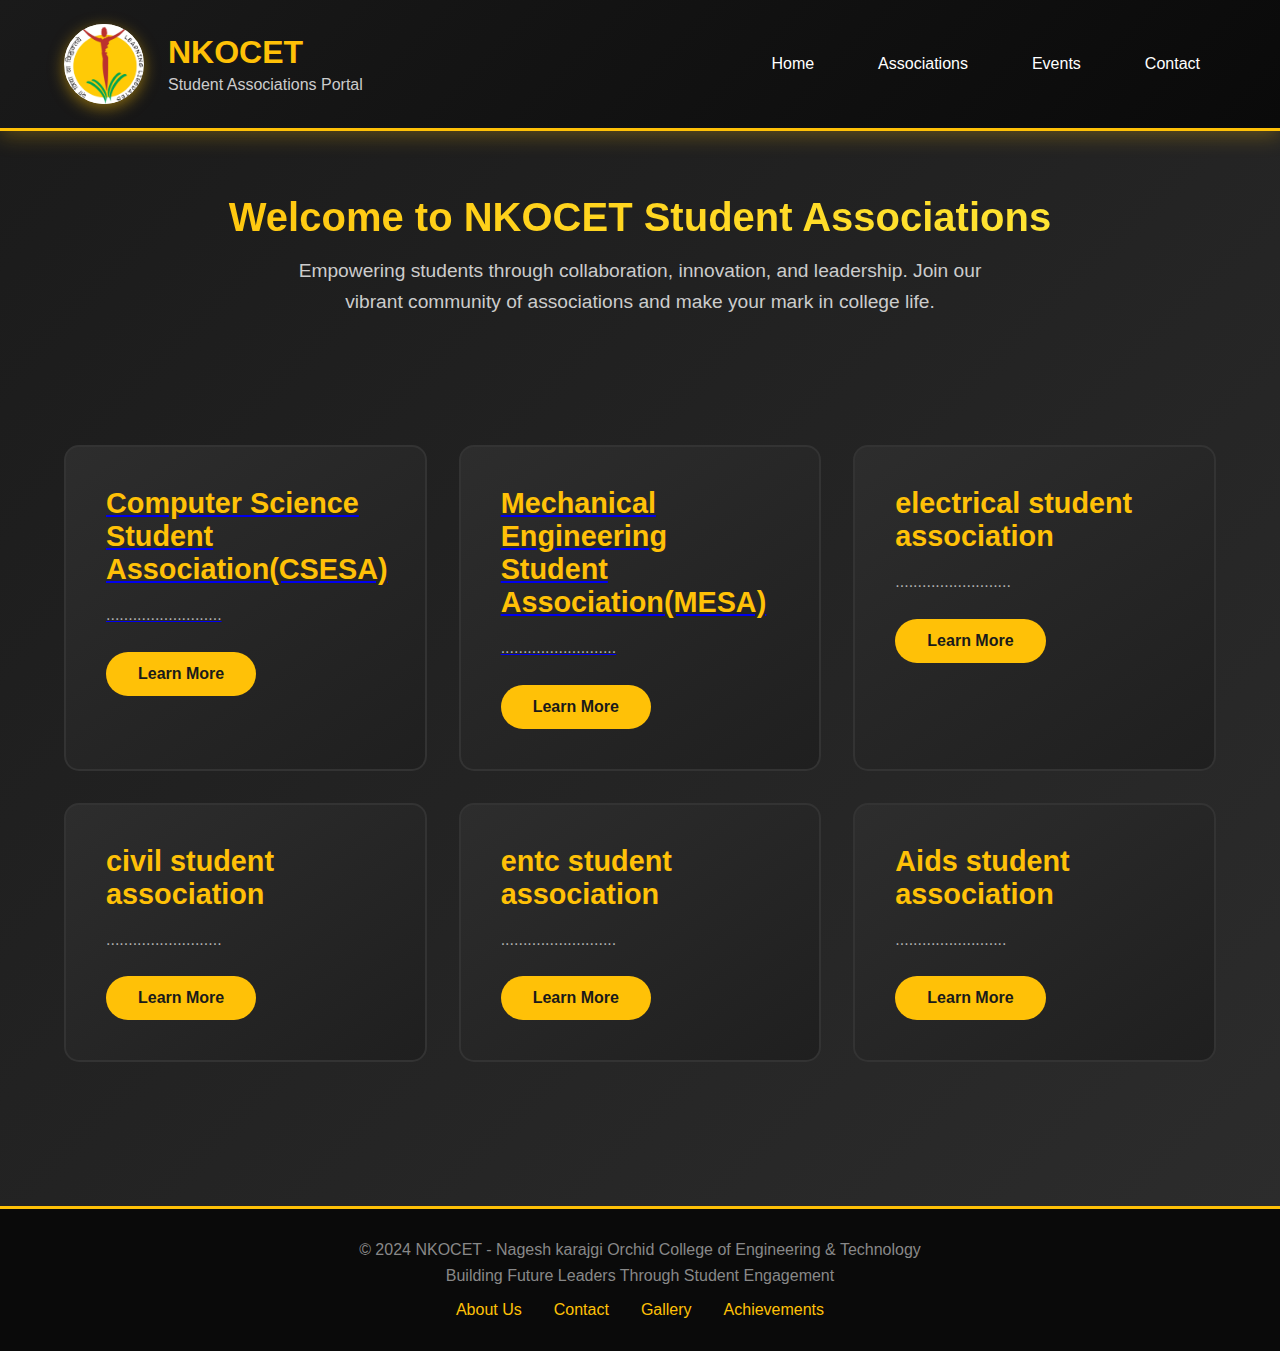
<file: index.html>
<!DOCTYPE html>
<html lang="en">
<head>
    <meta charset="UTF-8">
    <meta name="viewport" content="width=device-width, initial-scale=1.0">
    <title>NKOCET - Student Associations</title>
    <style>
        * {
            margin: 0;
            padding: 0;
            box-sizing: border-box;
        }

        body {
            font-family: 'Segoe UI', Tahoma, Geneva, Verdana, sans-serif;
            background: linear-gradient(135deg, #1a1a1a 0%, #2d2d2d 100%);
            color: #ffffff;
            min-height: 100vh;
        }

        .header {
            background: linear-gradient(135deg, #1a1a1a 0%, #0a0a0a 100%);
            padding: 1.5rem 5%;
            box-shadow: 0 4px 20px rgba(255, 193, 7, 0.3);
            border-bottom: 3px solid #ffc107;
        }

        .header-content {
            max-width: 1400px;
            margin: 0 auto;
            display: flex;
            align-items: center;
            justify-content: space-between;
            gap: 2rem;
        }

        .logo-section {
            display: flex;
            align-items: center;
            gap: 1.5rem;
        }

        .college-logo {
            width: 80px;
            height: 80px;
            border-radius: 50%;
            display: flex;
            align-items: center;
            justify-content: center;
            box-shadow: 0 4px 15px rgba(255, 193, 7, 0.5);
            overflow: hidden;
            background: white;
        }

        .college-logo img {
            width: 100%;
            height: 100%;
            object-fit: contain;
        }

        .college-info h1 {
            font-size: 2rem;
            color: #ffc107;
            margin-bottom: 0.3rem;
            font-weight: 700;
        }

        .college-info p {
            color: #cccccc;
            font-size: 1rem;
        }

        .nav-menu {
            display: flex;
            gap: 2rem;
            list-style: none;
        }

        .nav-menu a {
            color: #ffffff;
            text-decoration: none;
            font-weight: 500;
            transition: all 0.3s ease;
            padding: 0.5rem 1rem;
            border-radius: 5px;
        }

        .nav-menu a:hover {
            background: rgba(255, 193, 7, 0.2);
            color: #ffc107;
        }

        .hero {
            text-align: center;
            padding: 4rem 5% 3rem;
            max-width: 1400px;
            margin: 0 auto;
        }

        .hero h2 {
            font-size: 2.5rem;
            margin-bottom: 1rem;
            background: linear-gradient(135deg, #ffc107 0%, #ffeb3b 100%);
            -webkit-background-clip: text;
            -webkit-text-fill-color: transparent;
            background-clip: text;
        }

        .hero p {
            font-size: 1.2rem;
            color: #cccccc;
            max-width: 700px;
            margin: 0 auto 3rem;
            line-height: 1.6;
        }

        .associations-container {
            max-width: 1400px;
            margin: 0 auto;
            padding: 2rem 5%;
        }

        .associations-grid {
            display: grid;
            grid-template-columns: repeat(auto-fit, minmax(350px, 1fr));
            gap: 2rem;
            margin-bottom: 3rem;
        }

        .association-card {
            background: linear-gradient(145deg, #2d2d2d, #1f1f1f);
            border: 2px solid #333;
            border-radius: 15px;
            padding: 2.5rem;
            transition: all 0.4s ease;
            cursor: pointer;
            position: relative;
            overflow: hidden;
        }

        .association-card::before {
            content: '';
            position: absolute;
            top: 0;
            left: -100%;
            width: 100%;
            height: 100%;
            background: linear-gradient(90deg, transparent, rgba(255, 193, 7, 0.1), transparent);
            transition: left 0.5s ease;
        }

        .association-card:hover::before {
            left: 100%;
        }

        .association-card:hover {
            transform: translateY(-10px);
            border-color: #ffc107;
            box-shadow: 0 10px 30px rgba(255, 193, 7, 0.3);
            background: linear-gradient(145deg, #333, #2d2d2d);
        }

        .association-icon {
            font-size: 3.5rem;
            margin-bottom: 1.5rem;
            display: inline-block;
            transition: transform 0.3s ease;
        }

        .association-card:hover .association-icon {
            transform: scale(1.1) rotate(5deg);
        }

        .association-card h3 {
            font-size: 1.8rem;
            color: #ffc107;
            margin-bottom: 1rem;
            font-weight: 600;
        }

        .association-card p {
            color: #b0b0b0;
            line-height: 1.6;
            margin-bottom: 1.5rem;
        }

        .learn-more-btn {
            background: #ffc107;
            color: #1a1a1a;
            padding: 0.8rem 2rem;
            border: none;
            border-radius: 25px;
            font-weight: 600;
            cursor: pointer;
            transition: all 0.3s ease;
            font-size: 1rem;
        }

        .learn-more-btn:hover {
            background: #ffca28;
            transform: scale(1.05);
            box-shadow: 0 5px 15px rgba(255, 193, 7, 0.4);
        }

        .footer {
            background: #0a0a0a;
            padding: 2rem 5%;
            text-align: center;
            border-top: 3px solid #ffc107;
            margin-top: 4rem;
        }

        .footer p {
            color: #888;
            margin-bottom: 0.5rem;
        }

        .footer-links {
            display: flex;
            justify-content: center;
            gap: 2rem;
            margin-top: 1rem;
        }

        .footer-links a {
            color: #ffc107;
            text-decoration: none;
            transition: color 0.3s ease;
        }

        .footer-links a:hover {
            color: #ffca28;
        }

        @media (max-width: 768px) {
            .header-content {
                flex-direction: column;
                text-align: center;
            }

            .nav-menu {
                flex-direction: column;
                gap: 0.5rem;
            }

            .college-info h1 {
                font-size: 1.5rem;
            }

            .hero h2 {
                font-size: 2rem;
            }

            .associations-grid {
                grid-template-columns: 1fr;
            }
        }
    </style>
</head>
<body>
    <header class="header">
        <div class="header-content">
            <div class="logo-section">
                <div class="college-logo">
                    <img src="nkocet logo.png.webp" alt="NKOCET Logo" onerror="this.style.display='none'; this.parentElement.innerHTML='<div style=\'font-size:2rem;font-weight:bold;color:#1a1a1a;background:#ffc107;width:100%;height:100%;display:flex;align-items:center;justify-content:center;border-radius:50%;\'>NK</div>'">
                </div>
                <div class="college-info">
                    <h1>NKOCET</h1>
                    <p>Student Associations Portal</p>
                </div>
            </div>
            <nav>
                <ul class="nav-menu">
                    <li><a href="#home">Home</a></li>
                    <li><a href="#associations">Associations</a></li>
                    <li><a href="#events">Events</a></li>
                    <li><a href="#contact">Contact</a></li>
                </ul>
            </nav>
        </div>
    </header>

    <section class="hero" id="home">
        <h2>Welcome to NKOCET Student Associations</h2>
        <p>Empowering students through collaboration, innovation, and leadership. Join our vibrant community of associations and make your mark in college life.</p>
    </section>

    <section class="associations-container" id="associations">
        <div class="associations-grid">
            <div class="association-card" onclick="showAssociation('CSE')">
            
                 <a href="cep-cesa.html"> 
                    <h3>Computer Science Student Association(CSESA)</h3>
                <p>..........................</p>
                <button class="learn-more-btn">Learn More</button></a>
            </div>

            <div class="association-card" onclick="showAssociation('MESA')">
            
              <a href="cep-mesa.html">  
                <h3>Mechanical Engineering Student Association(MESA)</h3>
                <p>..........................</p>
                <button class="learn-more-btn">Learn More</button></a>
            </div>

            <div class="association-card" onclick="showAssociation('esa')">
            
                <h3>electrical student association</h3>
                <p>..........................</p>
                <button class="learn-more-btn">Learn More</button>
            </div>

            <div class="association-card" onclick="showAssociation('csa')">
                
                <h3>civil student association</h3>
                <p>..........................</p>
                <button class="learn-more-btn" >Learn More</button>
            </div>

            <div class="association-card" onclick="showAssociation('entcsa')">
                
                <h3>entc student association</h3>
                <p>..........................</p>
                <button class="learn-more-btn">Learn More</button>
            </div>

            <div class="association-card" onclick="showAssociation('aisa')">
                
                <h3>Aids student association</h3>
                <p>.........................</p>
                <button class="learn-more-btn">Learn More</button>
            </div>
        </div>
    </section>

    <footer class="footer">
        <p>&copy; 2024 NKOCET - Nagesh karajgi Orchid College of Engineering & Technology</p>
        <p>Building Future Leaders Through Student Engagement</p>
        <div class="footer-links">
            <a href="#about">About Us</a>
            <a href="#contact">Contact</a>
            <a href="#gallery">Gallery</a>
            <a href="#achievements">Achievements</a>
        </div>
    </footer>

   
</body>

</html>
</file>
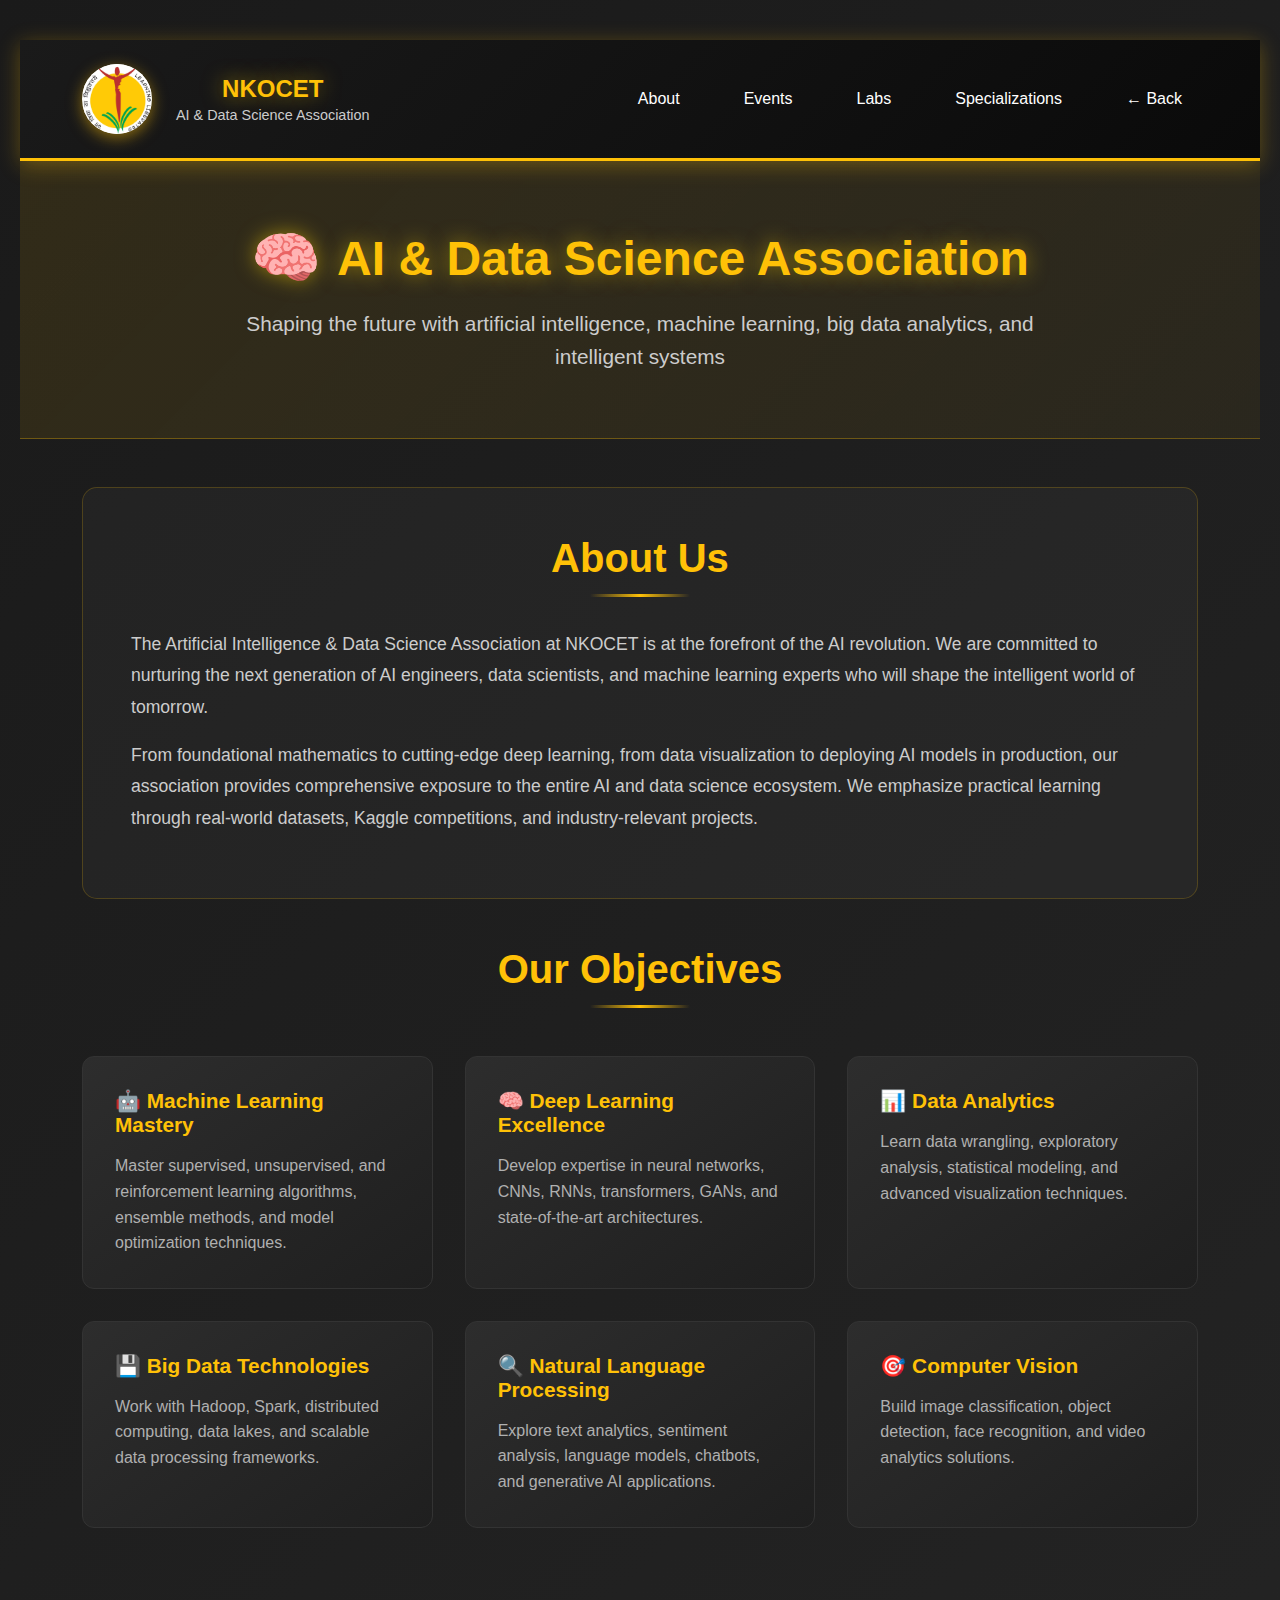
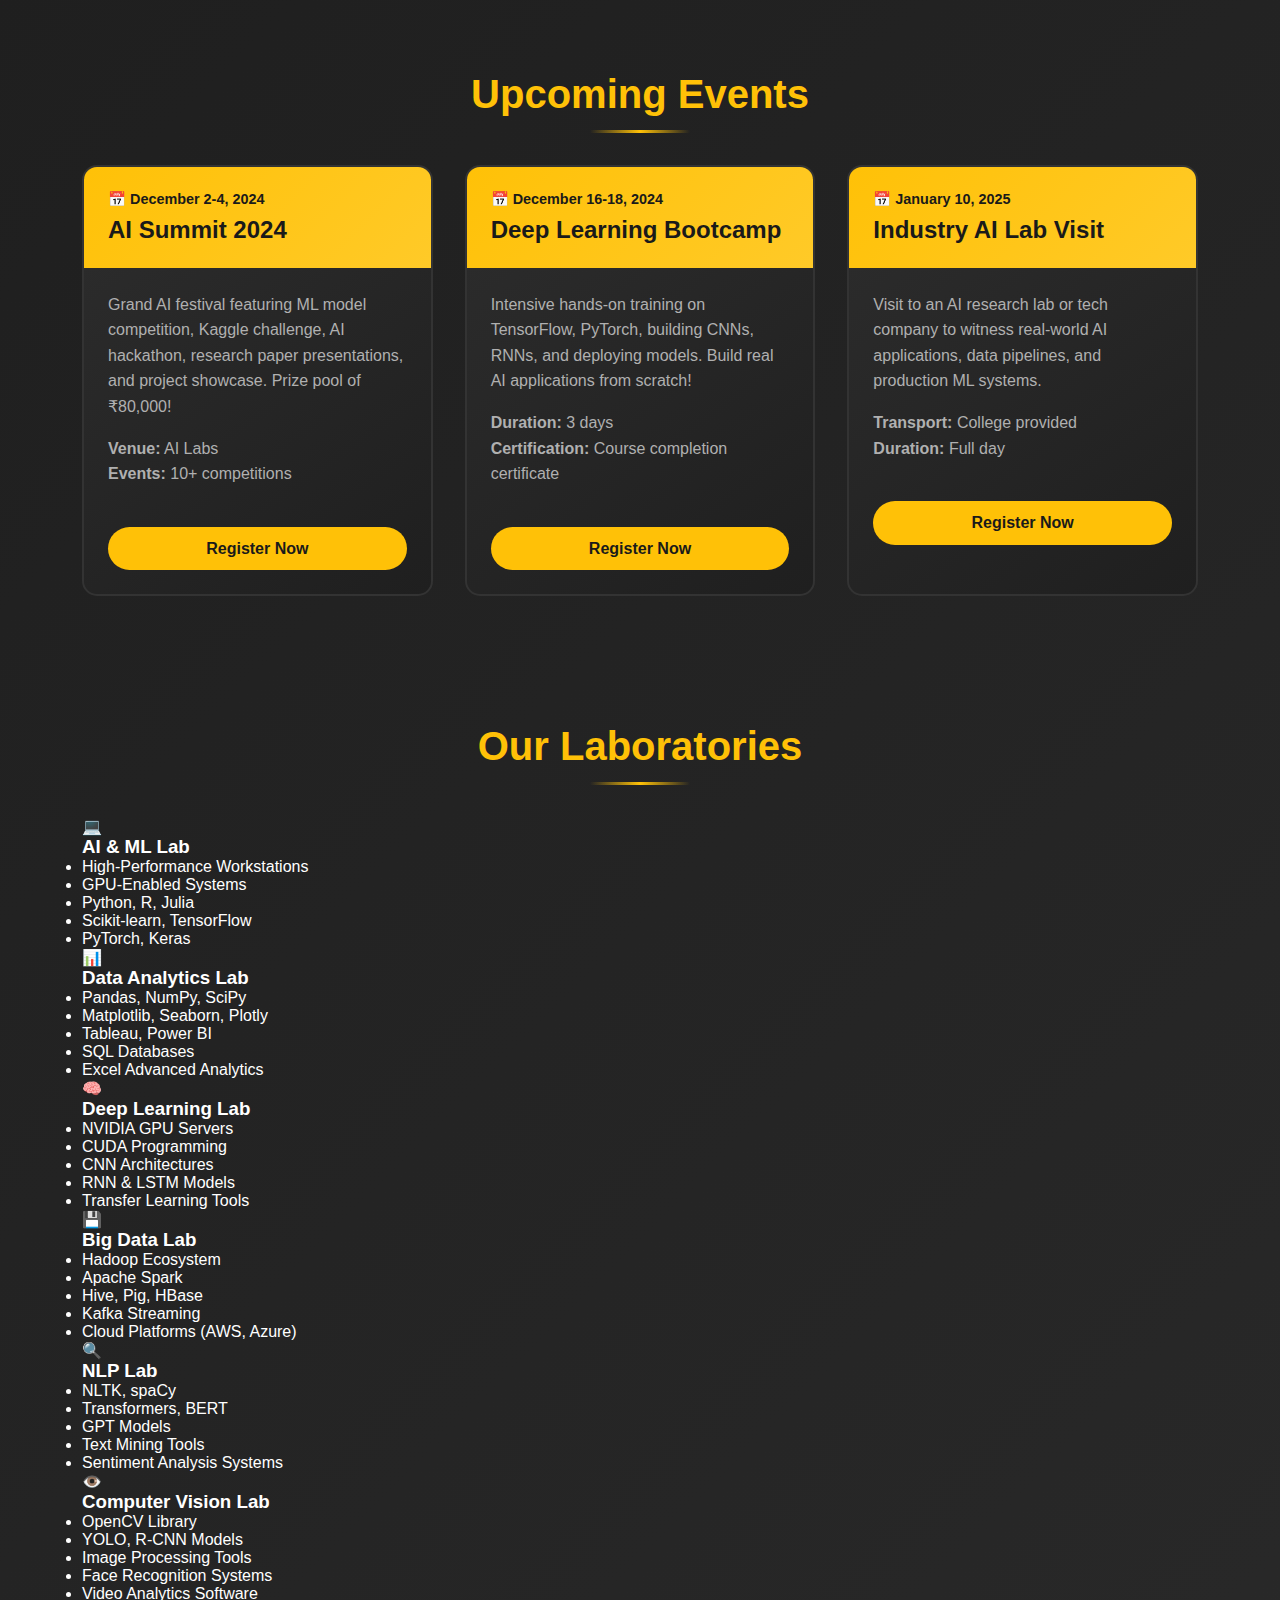
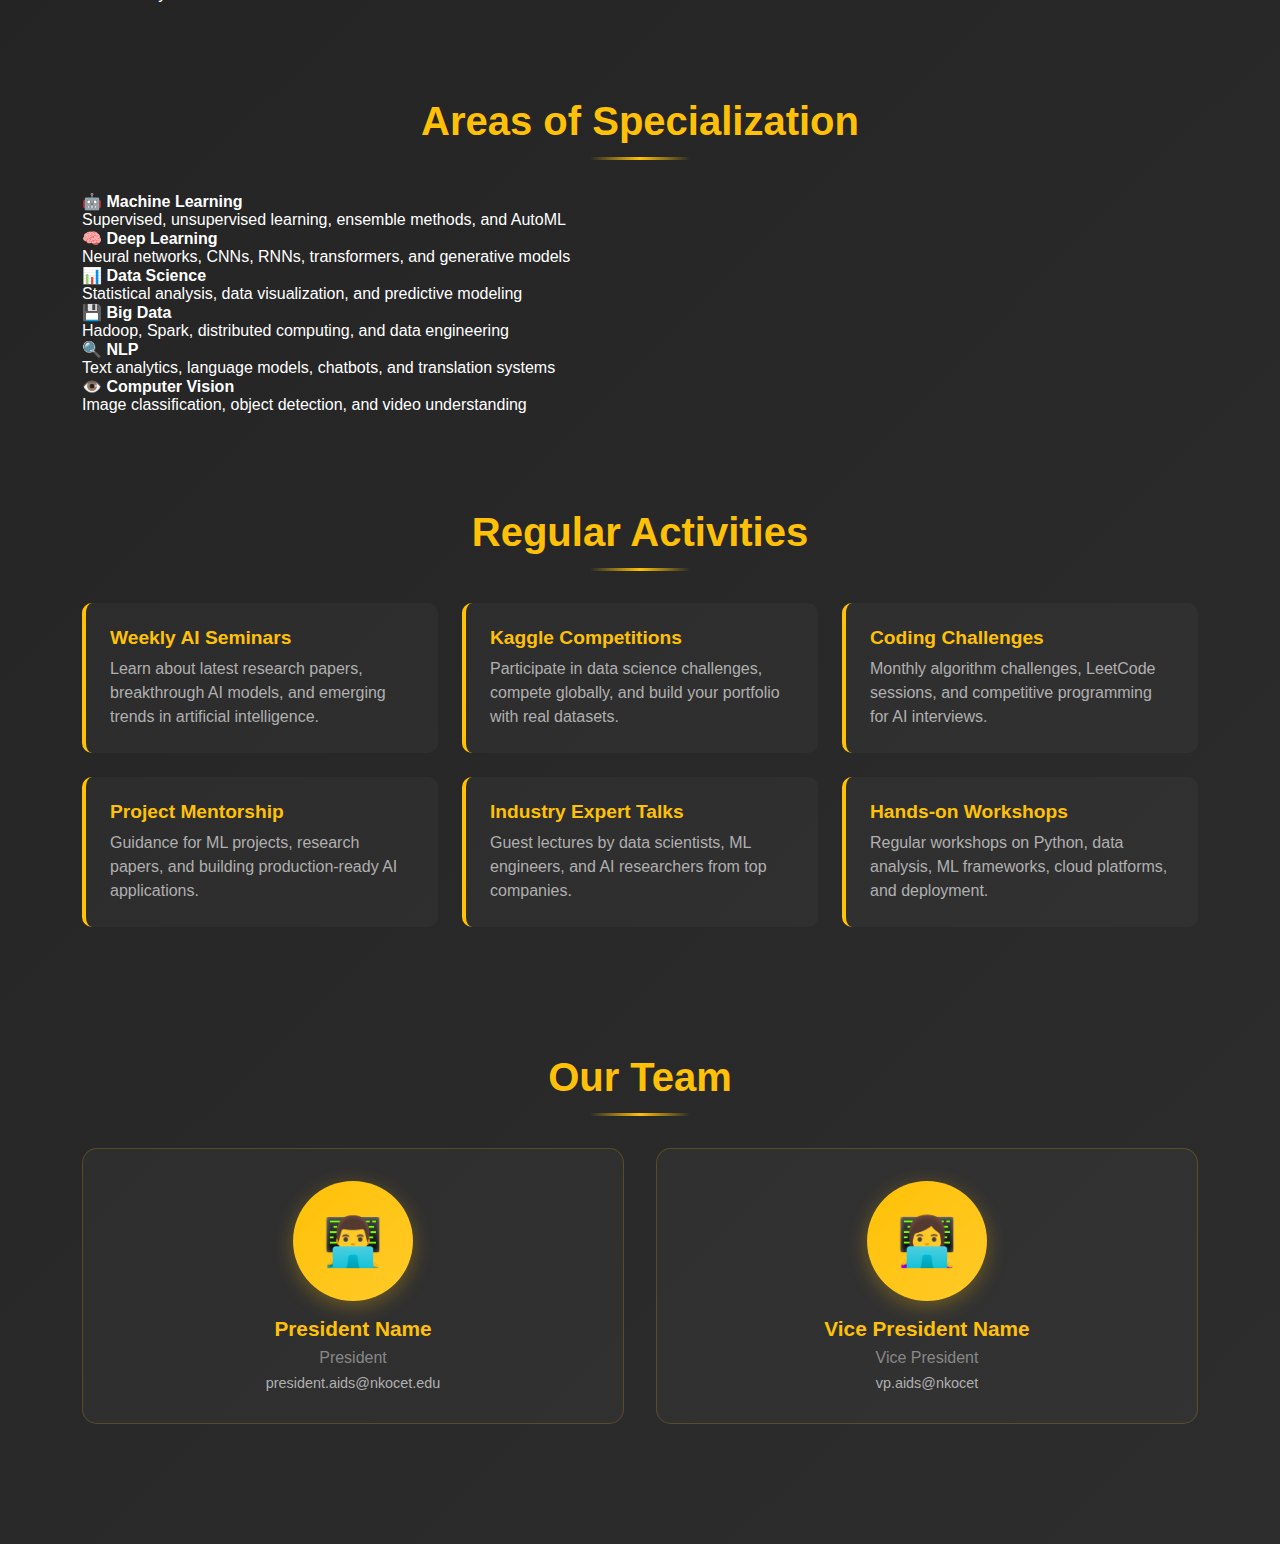
<file: aids.html>
<!DOCTYPE html>
<html lang="en">
<head>
    <meta charset="UTF-8">
    <meta name="viewport" content="width=device-width, initial-scale=1.0">
    <title>Artificial Intelligence & Data Science Association - NKOCET</title>
    <link rel="stylesheet" href="css.css">
</head>
<body>
    <header class="header">
        <div class="header-content">
            <div class="logo-section">
                <div class="college-logo">
                    <img src="nkocet logo.png.webp" onerror="this.style.display='none'; this.parentElement.innerHTML='<div style=\'font-size:2rem;font-weight:bold;color:#1a1a1a;background:#ffc107;width:100%;height:100%;display:flex;align-items:center;justify-content:center;border-radius:50%;\'>NK</div>'">
                </div>
                <div class="college-info">
                    <h1>NKOCET</h1>
                    <p>AI & Data Science Association</p>
                </div>
            </div>
            <nav>
                <ul class="nav-menu">
                    <li><a href="#about">About</a></li>
                    <li><a href="#events">Events</a></li>
                    <li><a href="#labs">Labs</a></li>
                    <li><a href="#specializations">Specializations</a></li>
                    <li><a href="index.html">← Back</a></li>
                </ul>
            </nav>
        </div>
    </header>

    <section class="hero-banner">
        <h1><span class="hero-icon">🧠</span> AI & Data Science Association</h1>
        <p>Shaping the future with artificial intelligence, machine learning, big data analytics, and intelligent systems</p>
    </section>

    <section class="content-section" id="about">
        <div class="about-section">
            <h2 class="section-title">About Us</h2>
            <p>The Artificial Intelligence & Data Science Association at NKOCET is at the forefront of the AI revolution. We are committed to nurturing the next generation of AI engineers, data scientists, and machine learning experts who will shape the intelligent world of tomorrow.</p>
            <p>From foundational mathematics to cutting-edge deep learning, from data visualization to deploying AI models in production, our association provides comprehensive exposure to the entire AI and data science ecosystem. We emphasize practical learning through real-world datasets, Kaggle competitions, and industry-relevant projects.</p>
        </div>

        <h2 class="section-title">Our Objectives</h2>
        <div class="objectives-grid">
            <div class="objective-card">
                <h3>🤖 Machine Learning Mastery</h3>
                <p>Master supervised, unsupervised, and reinforcement learning algorithms, ensemble methods, and model optimization techniques.</p>
            </div>
            <div class="objective-card">
                <h3>🧠 Deep Learning Excellence</h3>
                <p>Develop expertise in neural networks, CNNs, RNNs, transformers, GANs, and state-of-the-art architectures.</p>
            </div>
            <div class="objective-card">
                <h3>📊 Data Analytics</h3>
                <p>Learn data wrangling, exploratory analysis, statistical modeling, and advanced visualization techniques.</p>
            </div>
            <div class="objective-card">
                <h3>💾 Big Data Technologies</h3>
                <p>Work with Hadoop, Spark, distributed computing, data lakes, and scalable data processing frameworks.</p>
            </div>
            <div class="objective-card">
                <h3>🔍 Natural Language Processing</h3>
                <p>Explore text analytics, sentiment analysis, language models, chatbots, and generative AI applications.</p>
            </div>
            <div class="objective-card">
                <h3>🎯 Computer Vision</h3>
                <p>Build image classification, object detection, face recognition, and video analytics solutions.</p>
            </div>
        </div>
    </section>

    <section class="content-section" id="events">
        <h2 class="section-title">Upcoming Events</h2>
        <div class="events-container">
            <div class="event-card">
                <div class="event-header">
                    <div class="event-date">📅 December 2-4, 2024</div>
                    <h3>AI Summit 2024</h3>
                </div>
                <div class="event-body">
                    <p>Grand AI festival featuring ML model competition, Kaggle challenge, AI hackathon, research paper presentations, and project showcase. Prize pool of ₹80,000!</p>
                    <p><strong>Venue:</strong> AI Labs<br><strong>Events:</strong> 10+ competitions</p>
                </div>
                <div class="event-footer">
                    <button class="register-btn" onclick="alert('Registration opens November 20! Visit AI Department.')">Register Now</button>
                </div>
            </div>

            <div class="event-card">
                <div class="event-header">
                    <div class="event-date">📅 December 16-18, 2024</div>
                    <h3>Deep Learning Bootcamp</h3>
                </div>
                <div class="event-body">
                    <p>Intensive hands-on training on TensorFlow, PyTorch, building CNNs, RNNs, and deploying models. Build real AI applications from scratch!</p>
                    <p><strong>Duration:</strong> 3 days<br><strong>Certification:</strong> Course completion certificate</p>
                </div>
                <div class="event-footer">
                    <button class="register-btn" onclick="alert('Limited seats! Register at AI Department office.')">Register Now</button>
                </div>
            </div>

            <div class="event-card">
                <div class="event-header">
                    <div class="event-date">📅 January 10, 2025</div>
                    <h3>Industry AI Lab Visit</h3>
                </div>
                <div class="event-body">
                    <p>Visit to an AI research lab or tech company to witness real-world AI applications, data pipelines, and production ML systems.</p>
                    <p><strong>Transport:</strong> College provided<br><strong>Duration:</strong> Full day</p>
                </div>
                <div class="event-footer">
                    <button class="register-btn" onclick="alert('Register by December 25. Limited to 40 students!')">Register Now</button>
                </div>
            </div>
        </div>
    </section>

    <section class="content-section" id="labs">
        <h2 class="section-title">Our Laboratories</h2>
        <div class="labs-section">
            <div class="lab-card">
                <div class="lab-icon">💻</div>
                <h3>AI & ML Lab</h3>
                <ul>
                    <li>High-Performance Workstations</li>
                    <li>GPU-Enabled Systems</li>
                    <li>Python, R, Julia</li>
                    <li>Scikit-learn, TensorFlow</li>
                    <li>PyTorch, Keras</li>
                </ul>
            </div>

            <div class="lab-card">
                <div class="lab-icon">📊</div>
                <h3>Data Analytics Lab</h3>
                <ul>
                    <li>Pandas, NumPy, SciPy</li>
                    <li>Matplotlib, Seaborn, Plotly</li>
                    <li>Tableau, Power BI</li>
                    <li>SQL Databases</li>
                    <li>Excel Advanced Analytics</li>
                </ul>
            </div>

            <div class="lab-card">
                <div class="lab-icon">🧠</div>
                <h3>Deep Learning Lab</h3>
                <ul>
                    <li>NVIDIA GPU Servers</li>
                    <li>CUDA Programming</li>
                    <li>CNN Architectures</li>
                    <li>RNN & LSTM Models</li>
                    <li>Transfer Learning Tools</li>
                </ul>
            </div>

            <div class="lab-card">
                <div class="lab-icon">💾</div>
                <h3>Big Data Lab</h3>
                <ul>
                    <li>Hadoop Ecosystem</li>
                    <li>Apache Spark</li>
                    <li>Hive, Pig, HBase</li>
                    <li>Kafka Streaming</li>
                    <li>Cloud Platforms (AWS, Azure)</li>
                </ul>
            </div>

            <div class="lab-card">
                <div class="lab-icon">🔍</div>
                <h3>NLP Lab</h3>
                <ul>
                    <li>NLTK, spaCy</li>
                    <li>Transformers, BERT</li>
                    <li>GPT Models</li>
                    <li>Text Mining Tools</li>
                    <li>Sentiment Analysis Systems</li>
                </ul>
            </div>

            <div class="lab-card">
                <div class="lab-icon">👁️</div>
                <h3>Computer Vision Lab</h3>
                <ul>
                    <li>OpenCV Library</li>
                    <li>YOLO, R-CNN Models</li>
                    <li>Image Processing Tools</li>
                    <li>Face Recognition Systems</li>
                    <li>Video Analytics Software</li>
                </ul>
            </div>
        </div>
    </section>

    <section class="content-section" id="specializations">
        <h2 class="section-title">Areas of Specialization</h2>
        <div class="specializations">
            <div class="spec-card">
                <h4>🤖 Machine Learning</h4>
                <p>Supervised, unsupervised learning, ensemble methods, and AutoML</p>
            </div>
            <div class="spec-card">
                <h4>🧠 Deep Learning</h4>
                <p>Neural networks, CNNs, RNNs, transformers, and generative models</p>
            </div>
            <div class="spec-card">
                <h4>📊 Data Science</h4>
                <p>Statistical analysis, data visualization, and predictive modeling</p>
            </div>
            <div class="spec-card">
                <h4>💾 Big Data</h4>
                <p>Hadoop, Spark, distributed computing, and data engineering</p>
            </div>
            <div class="spec-card">
                <h4>🔍 NLP</h4>
                <p>Text analytics, language models, chatbots, and translation systems</p>
            </div>
            <div class="spec-card">
                <h4>👁️ Computer Vision</h4>
                <p>Image classification, object detection, and video understanding</p>
            </div>
        </div>
    </section>

    <section class="content-section">
        <h2 class="section-title">Regular Activities</h2>
        <div class="activities-list">
            <div class="activity-item">
                <h4>Weekly AI Seminars</h4>
                <p>Learn about latest research papers, breakthrough AI models, and emerging trends in artificial intelligence.</p>
            </div>
            <div class="activity-item">
                <h4>Kaggle Competitions</h4>
                <p>Participate in data science challenges, compete globally, and build your portfolio with real datasets.</p>
            </div>
            <div class="activity-item">
                <h4>Coding Challenges</h4>
                <p>Monthly algorithm challenges, LeetCode sessions, and competitive programming for AI interviews.</p>
            </div>
            <div class="activity-item">
                <h4>Project Mentorship</h4>
                <p>Guidance for ML projects, research papers, and building production-ready AI applications.</p>
            </div>
            <div class="activity-item">
                <h4>Industry Expert Talks</h4>
                <p>Guest lectures by data scientists, ML engineers, and AI researchers from top companies.</p>
            </div>
            <div class="activity-item">
                <h4>Hands-on Workshops</h4>
                <p>Regular workshops on Python, data analysis, ML frameworks, cloud platforms, and deployment.</p>
            </div>
        </div>
    </section>

    <section class="content-section" id="team">
        <h2 class="section-title">Our Team</h2>
        <div class="team-grid">
            <div class="team-member">
                <div class="member-avatar">👨‍💻</div>
                <div class="member-name">President Name</div>
                <div class="member-role">President</div>
                <div class="member-contact">president.aids@nkocet.edu</div>
            </div>
            <div class="team-member">
                <div class="member-avatar">👩‍💻</div>
                <div class="member-name">Vice President Name</div>
                <div class="member-role">Vice President</div>
                <div class="member-contact">vp.aids@nkocet
</file>
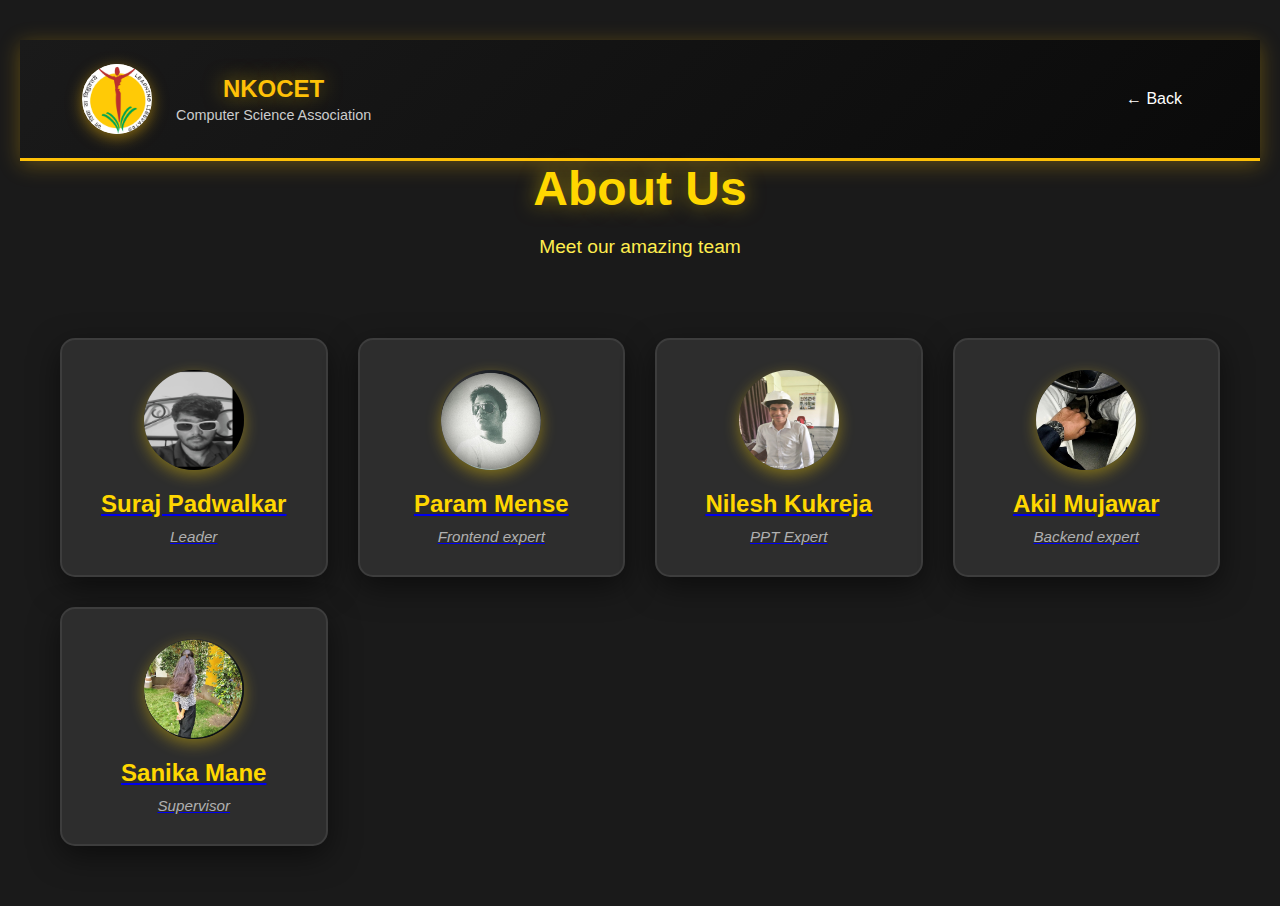
<file: cep-about us.html>
<!DOCTYPE html>
<html lang="en">
<head>
    <meta charset="UTF-8">
    <meta name="viewport" content="width=device-width, initial-scale=1.0">
    <title>About Us</title>
    <style>
        * {
            margin: 0;
            padding: 0;
            box-sizing: border-box;
        }
        

        .header {
            background: linear-gradient(135deg, #1a1a1a 0%, #0a0a0a 100%);
            padding: 1.5rem 5%;
            box-shadow: 0 4px 20px rgba(255, 193, 7, 0.3);
            border-bottom: 3px solid #ffc107;
        }

        .header-content {
            max-width: 1400px;
            margin: 0 auto;
            display: flex;
            align-items: center;
            justify-content: space-between;
            gap: 2rem;
        }

        .logo-section {
            display: flex;
            align-items: center;
            gap: 1.5rem;
        }

        .college-logo {
            width: 70px;
            height: 70px;
            border-radius: 50%;
            display: flex;
            align-items: center;
            justify-content: center;
            box-shadow: 0 4px 15px rgba(255, 193, 7, 0.5);
            overflow: hidden;
            background: white;
        }

        .college-logo img {
            width: 100%;
            height: 100%;
            object-fit: contain;
        }

        .college-info h1 {
            font-size: 1.5rem;
            color: #ffc107;
            margin-bottom: 0.3rem;
            font-weight: 700;
        }

        .college-info p {
            color: #cccccc;
            font-size: 0.9rem;
        }

        .nav-menu {
            display: flex;
            gap: 2rem;
            list-style: none;
        }

        .nav-menu a {
            color: #ffffff;
            text-decoration: none;
            font-weight: 500;
            transition: all 0.3s ease;
            padding: 0.5rem 1rem;
            border-radius: 5px;
        }

        .nav-menu a:hover {
            background: rgba(255, 193, 7, 0.2);
            color: #ffc107;
        }

        .hero-banner {
            background: linear-gradient(135deg, rgba(255, 193, 7, 0.1), rgba(255, 193, 7, 0.05));
            padding: 4rem 5%;
            text-align: center;
            border-bottom: 1px solid rgba(255, 193, 7, 0.3);
        }

        body {
            font-family: 'Segoe UI', Tahoma, Geneva, Verdana, sans-serif;
            background: #1a1a1a;
            min-height: 100vh;
            padding: 40px 20px;
        }

        .container {
            max-width: 1200px;
            margin: 0 auto;
        }

        h1 {
            text-align: center;
            color: #ffd700;
            font-size: 3em;
            margin-bottom: 20px;
            text-shadow: 0 0 20px rgba(255, 215, 0, 0.5);
        }

        .subtitle {
            text-align: center;
            color: #ffed4e;
            font-size: 1.2em;
            margin-bottom: 60px;
        }

        .cards-container {
            display: grid;
            grid-template-columns: repeat(auto-fit, minmax(220px, 1fr));
            gap: 30px;
            padding: 20px;
        }

        .card {
            background: #2d2d2d;
            border-radius: 15px;
            padding: 30px 20px;
            text-align: center;
            box-shadow: 0 10px 30px rgba(0,0,0,0.5);
            transition: transform 0.3s ease, box-shadow 0.3s ease, border 0.3s ease;
            cursor: pointer;
            border: 2px solid #3d3d3d;
        }

        .card:hover {
            transform: translateY(-10px);
            box-shadow: 0 15px 40px rgba(255, 215, 0, 0.3);
            border: 2px solid #ffd700;
        }

        .card-icon {
            width: 100px;
            height: 100px;
            background: linear-gradient(135deg, #ffd700 0%, #ffed4e 100%);
            border-radius: 50%;
            margin: 0 auto 20px;
            display: flex;
            align-items: center;
            justify-content: center;
            font-size: 2.5em;
            color: #1a1a1a;
            font-weight: bold;
            box-shadow: 0 5px 15px rgba(255, 215, 0, 0.4);
        }

        .card-name {
            font-size: 1.5em;
            color: #ffd700;
            font-weight: 600;
            margin-bottom: 10px;
        }

        .card-role {
            color: #b0b0b0;
            font-size: 0.95em;
            font-style: italic;
        }

        @media (max-width: 768px) {
            h1 {
                font-size: 2em;
            }

            .cards-container {
                grid-template-columns: 1fr;
                gap: 20px;
            }
        }
    </style>
</head>
<body>
       <header class="header">
        <div class="header-content">
            <div class="logo-section">
                <div class="college-logo">
                    <img src="nkocet logo.png.webp" alt="NKOCET Logo" onerror="this.style.display='none'; this.parentElement.innerHTML='<div style=\'font-size:2rem;font-weight:bold;color:#1a1a1a;background:#ffc107;width:100%;height:100%;display:flex;align-items:center;justify-content:center;border-radius:50%;\'>NK</div>'">
                </div>
                <div class="college-info">
                    <h1>NKOCET</h1>
                    <p>Computer Science Association</p>
                </div>
            </div>
            <nav>
                <ul class="nav-menu">
                   
                    <li><a href="index.html">← Back</a></li>
                </ul>
            </nav>
        </div>
    </header>
    <div class="container">
        <h1>About Us</h1>
        <p class="subtitle">Meet our amazing team</p>
        
        <div class="cards-container">
            <div class="card"><a href="https://www.instagram.com/sura_padwalkar?igsh=Znh1eWhhdWE3eWtj">
               <img class="card-icon" src="sura.jpeg">
                <div class="card-name">Suraj Padwalkar</div>
                <div class="card-role">Leader</div></a>
            </div>

            <div class="card"><a href="https://www.instagram.com/paramense_09?igsh=MWd0ZG96cXhxM21nYw==">
               <img class="card-icon" src="param.jpeg">
                <div class="card-name">Param Mense</div>
                <div class="card-role">Frontend expert</div></a>
            </div>

            <div class="card"><a href="https://www.instagram.com/nilesh_kukreja_?igsh=NGtuYmJmczR3NXRm">
                <img class="card-icon" src="nilesh.jpeg">
                <div class="card-name">Nilesh Kukreja</div>
                <div class="card-role">PPT Expert</div></a>
            </div>

            <div class="card"><a href="https://www.instagram.com/md_.akil_?igsh=MTljaHJvNm40bjIzdg==">
                 <img class="card-icon" src="akil.jpeg">
                <div class="card-name">Akil Mujawar</div>
                <div class="card-role">Backend expert</div></a>
            </div>

            <div class="card"><a href="https://www.instagram.com/sanika.m89?igsh=bW1sMnFsdWw4cDl5">
                 <img class="card-icon" src="san.jpeg">
                <div class="card-name">Sanika Mane</div>
                <div class="card-role">Supervisor</div></a>
            </div>
        </div>
    </div>
</body>

</html>
</file>
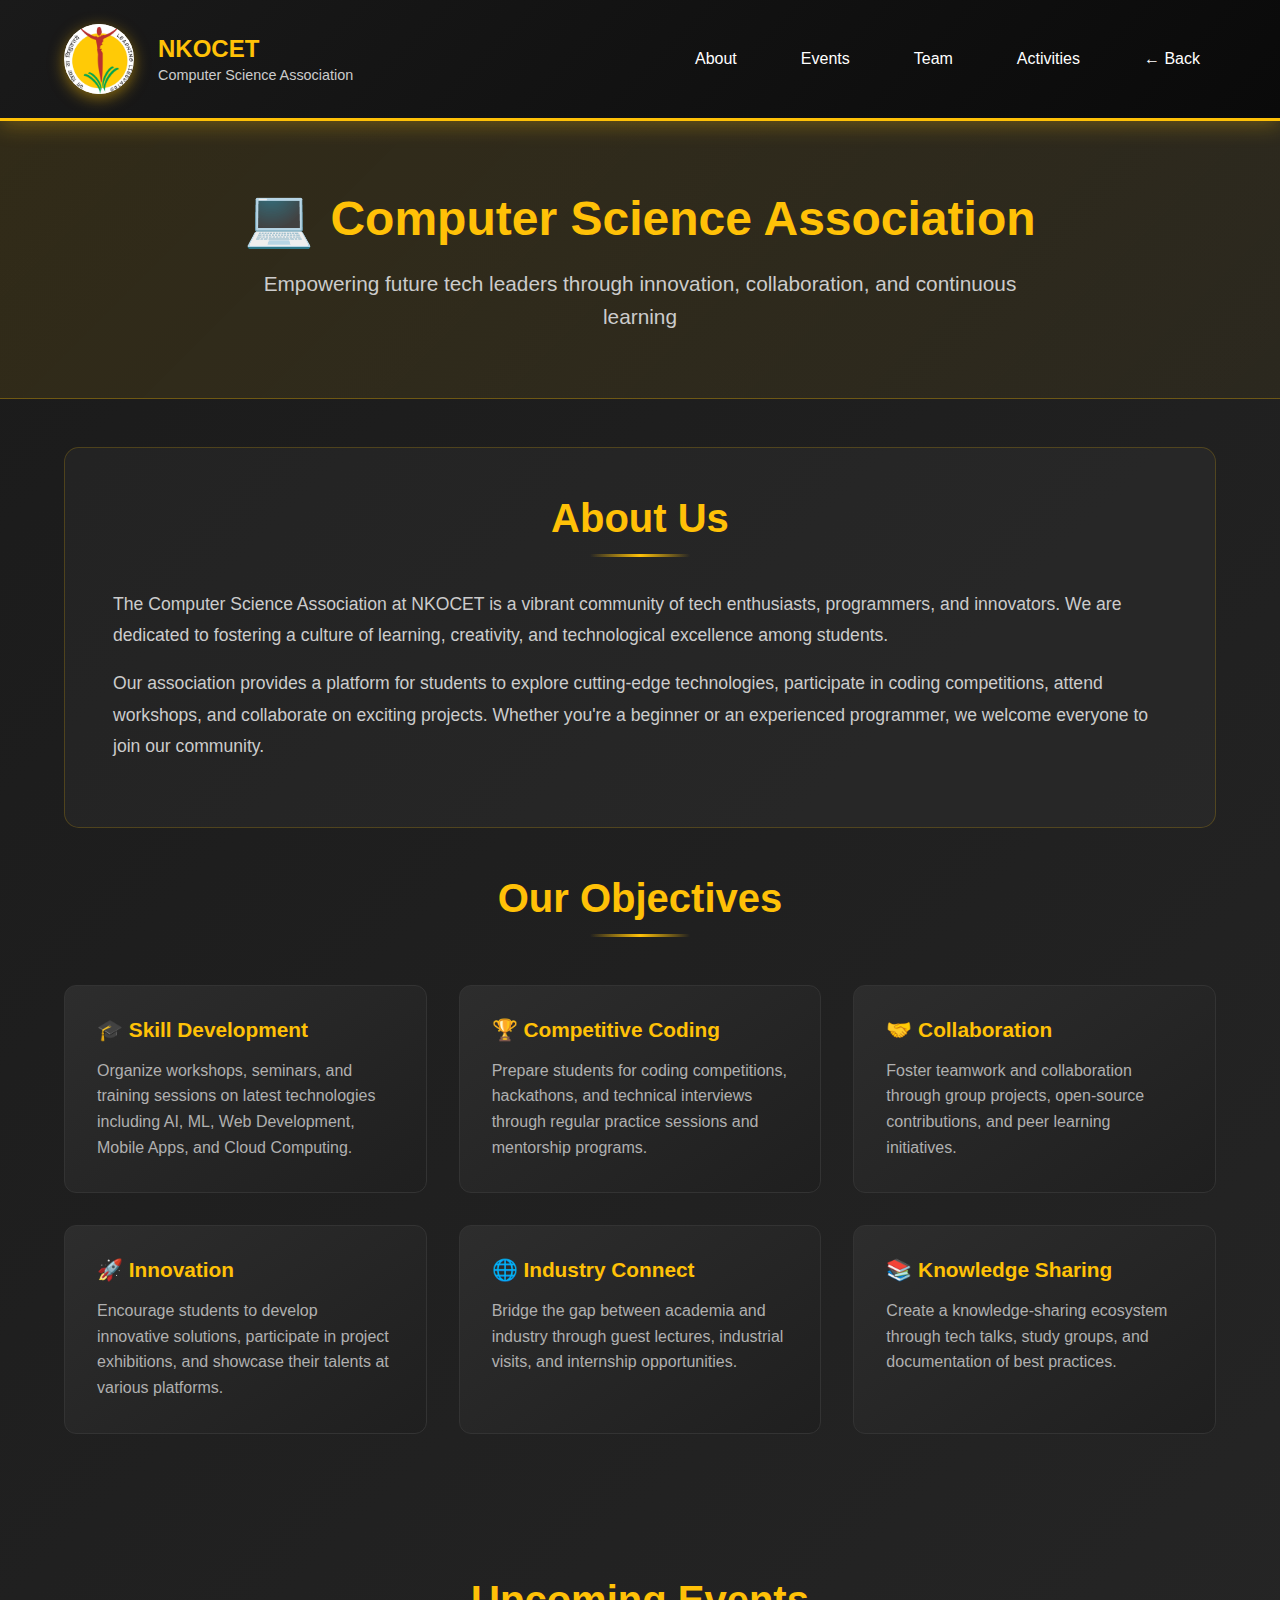
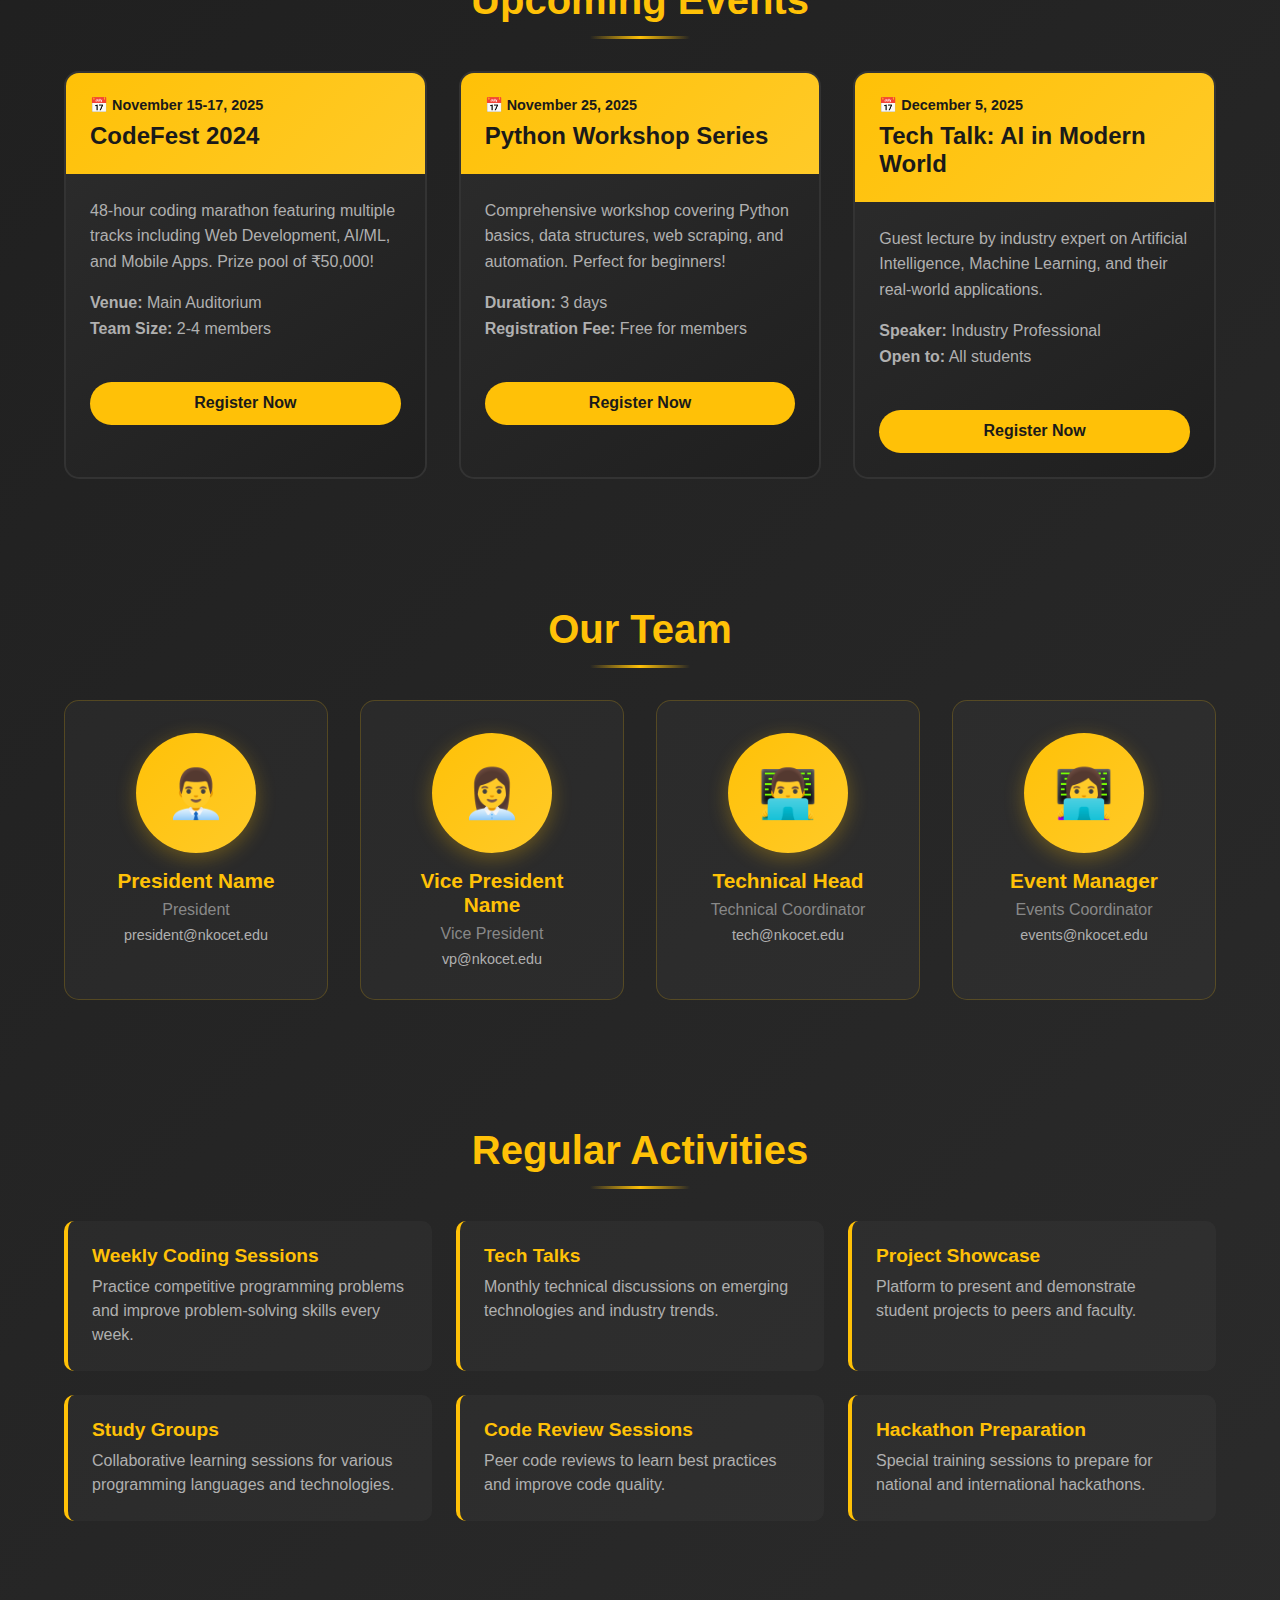
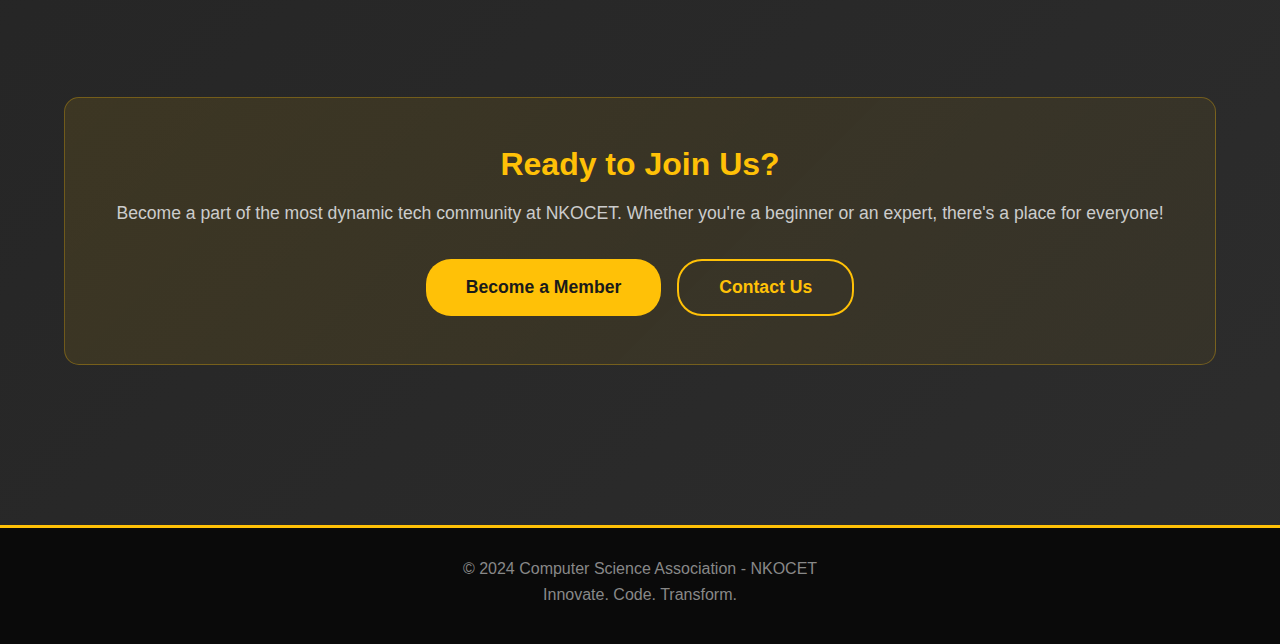
<file: cep-cesa.html>
<!DOCTYPE html>
<html lang="en">
<head>
    <meta charset="UTF-8">
    <meta name="viewport" content="width=device-width, initial-scale=1.0">
    <title>Computer Science Association - NKOCET</title>
    <style>
        * {
            margin: 0;
            padding: 0;
            box-sizing: border-box;
        }

        body {
            font-family: 'Segoe UI', Tahoma, Geneva, Verdana, sans-serif;
            background: linear-gradient(135deg, #1a1a1a 0%, #2d2d2d 100%);
            color: #ffffff;
            min-height: 100vh;
        }

        .header {
            background: linear-gradient(135deg, #1a1a1a 0%, #0a0a0a 100%);
            padding: 1.5rem 5%;
            box-shadow: 0 4px 20px rgba(255, 193, 7, 0.3);
            border-bottom: 3px solid #ffc107;
        }

        .header-content {
            max-width: 1400px;
            margin: 0 auto;
            display: flex;
            align-items: center;
            justify-content: space-between;
            gap: 2rem;
        }

        .logo-section {
            display: flex;
            align-items: center;
            gap: 1.5rem;
        }

        .college-logo {
            width: 70px;
            height: 70px;
            border-radius: 50%;
            display: flex;
            align-items: center;
            justify-content: center;
            box-shadow: 0 4px 15px rgba(255, 193, 7, 0.5);
            overflow: hidden;
            background: white;
        }

        .college-logo img {
            width: 100%;
            height: 100%;
            object-fit: contain;
        }

        .college-info h1 {
            font-size: 1.5rem;
            color: #ffc107;
            margin-bottom: 0.3rem;
            font-weight: 700;
        }

        .college-info p {
            color: #cccccc;
            font-size: 0.9rem;
        }

        .nav-menu {
            display: flex;
            gap: 2rem;
            list-style: none;
        }

        .nav-menu a {
            color: #ffffff;
            text-decoration: none;
            font-weight: 500;
            transition: all 0.3s ease;
            padding: 0.5rem 1rem;
            border-radius: 5px;
        }

        .nav-menu a:hover {
            background: rgba(255, 193, 7, 0.2);
            color: #ffc107;
        }

        .hero-banner {
            background: linear-gradient(135deg, rgba(255, 193, 7, 0.1), rgba(255, 193, 7, 0.05));
            padding: 4rem 5%;
            text-align: center;
            border-bottom: 1px solid rgba(255, 193, 7, 0.3);
        }

        .hero-banner h1 {
            font-size: 3rem;
            color: #ffc107;
            margin-bottom: 1rem;
            display: flex;
            align-items: center;
            justify-content: center;
            gap: 1rem;
        }

        .hero-icon {
            font-size: 3.5rem;
        }

        .hero-banner p {
            font-size: 1.3rem;
            color: #cccccc;
            max-width: 800px;
            margin: 0 auto;
            line-height: 1.6;
        }

        .content-section {
            max-width: 1400px;
            margin: 0 auto;
            padding: 3rem 5%;
        }

        .section-title {
            font-size: 2.5rem;
            color: #ffc107;
            margin-bottom: 2rem;
            text-align: center;
            position: relative;
            padding-bottom: 1rem;
        }

        .section-title::after {
            content: '';
            position: absolute;
            bottom: 0;
            left: 50%;
            transform: translateX(-50%);
            width: 100px;
            height: 3px;
            background: linear-gradient(90deg, transparent, #ffc107, transparent);
        }

        .about-section {
            background: rgba(255, 255, 255, 0.03);
            padding: 3rem;
            border-radius: 15px;
            margin-bottom: 3rem;
            border: 1px solid rgba(255, 193, 7, 0.2);
        }

        .about-section p {
            font-size: 1.1rem;
            line-height: 1.8;
            color: #cccccc;
            margin-bottom: 1rem;
        }

        .objectives-grid {
            display: grid;
            grid-template-columns: repeat(auto-fit, minmax(300px, 1fr));
            gap: 2rem;
            margin: 3rem 0;
        }

        .objective-card {
            background: linear-gradient(145deg, #2d2d2d, #1f1f1f);
            padding: 2rem;
            border-radius: 12px;
            border: 1px solid #333;
            transition: all 0.3s ease;
        }

        .objective-card:hover {
            transform: translateY(-5px);
            border-color: #ffc107;
            box-shadow: 0 8px 25px rgba(255, 193, 7, 0.2);
        }

        .objective-card h3 {
            color: #ffc107;
            font-size: 1.3rem;
            margin-bottom: 1rem;
            display: flex;
            align-items: center;
            gap: 0.5rem;
        }

        .objective-card p {
            color: #b0b0b0;
            line-height: 1.6;
        }

        .events-container {
            display: grid;
            grid-template-columns: repeat(auto-fit, minmax(350px, 1fr));
            gap: 2rem;
            margin: 2rem 0;
        }

        .event-card {
            background: linear-gradient(145deg, #2d2d2d, #1f1f1f);
            border-radius: 15px;
            overflow: hidden;
            border: 2px solid #333;
            transition: all 0.3s ease;
        }

        .event-card:hover {
            transform: translateY(-5px);
            border-color: #ffc107;
            box-shadow: 0 10px 30px rgba(255, 193, 7, 0.3);
        }

        .event-header {
            background: linear-gradient(135deg, #ffc107, #ffca28);
            padding: 1.5rem;
            color: #1a1a1a;
        }

        .event-date {
            font-weight: 600;
            font-size: 0.9rem;
            margin-bottom: 0.5rem;
        }

        .event-header h3 {
            font-size: 1.5rem;
            font-weight: 700;
        }

        .event-body {
            padding: 1.5rem;
        }

        .event-body p {
            color: #b0b0b0;
            line-height: 1.6;
            margin-bottom: 1rem;
        }

        .event-footer {
            padding: 0 1.5rem 1.5rem;
        }

        .register-btn {
            background: #ffc107;
            color: #1a1a1a;
            padding: 0.8rem 1.5rem;
            border: none;
            border-radius: 25px;
            font-weight: 600;
            cursor: pointer;
            transition: all 0.3s ease;
            width: 100%;
            font-size: 1rem;
        }

        .register-btn:hover {
            background: #ffca28;
            transform: scale(1.02);
            box-shadow: 0 5px 15px rgba(255, 193, 7, 0.4);
        }

        .team-grid {
            display: grid;
            grid-template-columns: repeat(auto-fit, minmax(250px, 1fr));
            gap: 2rem;
            margin: 2rem 0;
        }

        .team-member {
            text-align: center;
            background: rgba(255, 255, 255, 0.03);
            padding: 2rem;
            border-radius: 15px;
            border: 1px solid rgba(255, 193, 7, 0.2);
            transition: all 0.3s ease;
        }

        .team-member:hover {
            transform: translateY(-5px);
            background: rgba(255, 255, 255, 0.05);
            border-color: #ffc107;
        }

        .member-avatar {
            width: 120px;
            height: 120px;
            background: linear-gradient(135deg, #ffc107, #ffca28);
            border-radius: 50%;
            margin: 0 auto 1rem;
            display: flex;
            align-items: center;
            justify-content: center;
            font-size: 3rem;
            box-shadow: 0 5px 20px rgba(255, 193, 7, 0.3);
        }

        .member-name {
            font-size: 1.3rem;
            color: #ffc107;
            font-weight: 600;
            margin-bottom: 0.5rem;
        }

        .member-role {
            color: #888;
            font-size: 1rem;
            margin-bottom: 0.5rem;
        }

        .member-contact {
            color: #b0b0b0;
            font-size: 0.9rem;
        }

        .activities-list {
            display: grid;
            grid-template-columns: repeat(auto-fit, minmax(280px, 1fr));
            gap: 1.5rem;
            margin: 2rem 0;
        }

        .activity-item {
            background: rgba(255, 255, 255, 0.03);
            padding: 1.5rem;
            border-radius: 10px;
            border-left: 4px solid #ffc107;
            transition: all 0.3s ease;
        }

        .activity-item:hover {
            background: rgba(255, 255, 255, 0.05);
            transform: translateX(5px);
        }

        .activity-item h4 {
            color: #ffc107;
            font-size: 1.2rem;
            margin-bottom: 0.5rem;
        }

        .activity-item p {
            color: #b0b0b0;
            line-height: 1.5;
        }

        .cta-section {
            background: linear-gradient(135deg, rgba(255, 193, 7, 0.1), rgba(255, 193, 7, 0.05));
            padding: 3rem;
            border-radius: 15px;
            text-align: center;
            margin: 3rem 0;
            border: 1px solid rgba(255, 193, 7, 0.3);
        }

        .cta-section h2 {
            color: #ffc107;
            font-size: 2rem;
            margin-bottom: 1rem;
        }

        .cta-section p {
            color: #cccccc;
            font-size: 1.1rem;
            margin-bottom: 2rem;
            line-height: 1.6;
        }

        .cta-buttons {
            display: flex;
            gap: 1rem;
            justify-content: center;
            flex-wrap: wrap;
        }

        .btn-primary {
            background: #ffc107;
            color: #1a1a1a;
            padding: 1rem 2.5rem;
            border: none;
            border-radius: 25px;
            font-weight: 600;
            cursor: pointer;
            transition: all 0.3s ease;
            font-size: 1.1rem;
            text-decoration: none;
            display: inline-block;
        }

        .btn-primary:hover {
            background: #ffca28;
            transform: translateY(-3px);
            box-shadow: 0 8px 20px rgba(255, 193, 7, 0.4);
        }

        .btn-secondary {
            background: transparent;
            color: #ffc107;
            padding: 1rem 2.5rem;
            border: 2px solid #ffc107;
            border-radius: 25px;
            font-weight: 600;
            cursor: pointer;
            transition: all 0.3s ease;
            font-size: 1.1rem;
            text-decoration: none;
            display: inline-block;
        }

        .btn-secondary:hover {
            background: rgba(255, 193, 7, 0.1);
            transform: translateY(-3px);
        }

        .footer {
            background: #0a0a0a;
            padding: 2rem 5%;
            text-align: center;
            border-top: 3px solid #ffc107;
            margin-top: 4rem;
        }

        .footer p {
            color: #888;
            margin-bottom: 0.5rem;
        }

        @media (max-width: 768px) {
            .header-content {
                flex-direction: column;
                text-align: center;
            }

            .nav-menu {
                flex-direction: column;
                gap: 0.5rem;
            }

            .hero-banner h1 {
                font-size: 2rem;
                flex-direction: column;
            }

            .section-title {
                font-size: 2rem;
            }

            .cta-buttons {
                flex-direction: column;
            }
        }
    </style>
</head>
<body>
    <header class="header">
        <div class="header-content">
            <div class="logo-section">
                <div class="college-logo">
                    <img src="nkocet logo.png.webp" alt="NKOCET Logo" onerror="this.style.display='none'; this.parentElement.innerHTML='<div style=\'font-size:2rem;font-weight:bold;color:#1a1a1a;background:#ffc107;width:100%;height:100%;display:flex;align-items:center;justify-content:center;border-radius:50%;\'>NK</div>'">
                </div>
                <div class="college-info">
                    <h1>NKOCET</h1>
                    <p>Computer Science Association</p>
                </div>
            </div>
            <nav>
                <ul class="nav-menu">
                    <li><a href="#about">About</a></li>
                    <li><a href="#events">Events</a></li>
                    <li><a href="#team">Team</a></li>
                    <li><a href="#activities">Activities</a></li>
                    <li><a href="index.html">← Back</a></li>
                </ul>
            </nav>
        </div>
    </header>

    <section class="hero-banner">
        <h1><span class="hero-icon">💻</span> Computer Science Association</h1>
        <p>Empowering future tech leaders through innovation, collaboration, and continuous learning</p>
    </section>

    <section class="content-section" id="about">
        <div class="about-section">
            <h2 class="section-title">About Us</h2>
            <p>The Computer Science Association at NKOCET is a vibrant community of tech enthusiasts, programmers, and innovators. We are dedicated to fostering a culture of learning, creativity, and technological excellence among students.</p>
            <p>Our association provides a platform for students to explore cutting-edge technologies, participate in coding competitions, attend workshops, and collaborate on exciting projects. Whether you're a beginner or an experienced programmer, we welcome everyone to join our community.</p>
        </div>

        <h2 class="section-title">Our Objectives</h2>
        <div class="objectives-grid">
            <div class="objective-card">
                <h3>🎓 Skill Development</h3>
                <p>Organize workshops, seminars, and training sessions on latest technologies including AI, ML, Web Development, Mobile Apps, and Cloud Computing.</p>
            </div>
            <div class="objective-card">
                <h3>🏆 Competitive Coding</h3>
                <p>Prepare students for coding competitions, hackathons, and technical interviews through regular practice sessions and mentorship programs.</p>
            </div>
            <div class="objective-card">
                <h3>🤝 Collaboration</h3>
                <p>Foster teamwork and collaboration through group projects, open-source contributions, and peer learning initiatives.</p>
            </div>
            <div class="objective-card">
                <h3>🚀 Innovation</h3>
                <p>Encourage students to develop innovative solutions, participate in project exhibitions, and showcase their talents at various platforms.</p>
            </div>
            <div class="objective-card">
                <h3>🌐 Industry Connect</h3>
                <p>Bridge the gap between academia and industry through guest lectures, industrial visits, and internship opportunities.</p>
            </div>
            <div class="objective-card">
                <h3>📚 Knowledge Sharing</h3>
                <p>Create a knowledge-sharing ecosystem through tech talks, study groups, and documentation of best practices.</p>
            </div>
        </div>
    </section>

    <section class="content-section" id="events">
        <h2 class="section-title">Upcoming Events</h2>
        <div class="events-container">
            <div class="event-card">
                <div class="event-header">
                    <div class="event-date">📅 November 15-17, 2025</div>
                    <h3>CodeFest 2024</h3>
                </div>
                <div class="event-body">
                    <p>48-hour coding marathon featuring multiple tracks including Web Development, AI/ML, and Mobile Apps. Prize pool of ₹50,000!</p>
                    <p><strong>Venue:</strong> Main Auditorium<br><strong>Team Size:</strong> 2-4 members</p>
                </div>
                <div class="event-footer">
                    <button class="register-btn" onclick="alert('Registration opens soon! Stay tuned.')">Register Now</button>
                </div>
            </div>

            <div class="event-card">
                <div class="event-header">
                    <div class="event-date">📅 November 25, 2025</div>
                    <h3>Python Workshop Series</h3>
                </div>
                <div class="event-body">
                    <p>Comprehensive workshop covering Python basics, data structures, web scraping, and automation. Perfect for beginners!</p>
                    <p><strong>Duration:</strong> 3 days<br><strong>Registration Fee:</strong> Free for members</p>
                </div>
                <div class="event-footer">
                    <button class="register-btn" onclick="alert('Registration opens soon! Stay tuned.')">Register Now</button>
                </div>
            </div>

            <div class="event-card">
                <div class="event-header">
                    <div class="event-date">📅 December 5, 2025</div>
                    <h3>Tech Talk: AI in Modern World</h3>
                </div>
                <div class="event-body">
                    <p>Guest lecture by industry expert on Artificial Intelligence, Machine Learning, and their real-world applications.</p>
                    <p><strong>Speaker:</strong> Industry Professional<br><strong>Open to:</strong> All students</p>
                </div>
                <div class="event-footer">
                    <button class="register-btn" onclick="alert('Registration opens soon! Stay tuned.')">Register Now</button>
                </div>
            </div>
        </div>
    </section>

    <section class="content-section" id="team">
        <h2 class="section-title">Our Team</h2>
        <div class="team-grid">
            <div class="team-member">
                <div class="member-avatar">👨‍💼</div>
                <div class="member-name">President Name</div>
                <div class="member-role">President</div>
                <div class="member-contact">president@nkocet.edu</div>
            </div>
            <div class="team-member">
                <div class="member-avatar">👩‍💼</div>
                <div class="member-name">Vice President Name</div>
                <div class="member-role">Vice President</div>
                <div class="member-contact">vp@nkocet.edu</div>
            </div>
            <div class="team-member">
                <div class="member-avatar">👨‍💻</div>
                <div class="member-name">Technical Head</div>
                <div class="member-role">Technical Coordinator</div>
                <div class="member-contact">tech@nkocet.edu</div>
            </div>
            <div class="team-member">
                <div class="member-avatar">👩‍💻</div>
                <div class="member-name">Event Manager</div>
                <div class="member-role">Events Coordinator</div>
                <div class="member-contact">events@nkocet.edu</div>
            </div>
        </div>
    </section>

    <section class="content-section" id="activities">
        <h2 class="section-title">Regular Activities</h2>
        <div class="activities-list">
            <div class="activity-item">
                <h4>Weekly Coding Sessions</h4>
                <p>Practice competitive programming problems and improve problem-solving skills every week.</p>
            </div>
            <div class="activity-item">
                <h4>Tech Talks</h4>
                <p>Monthly technical discussions on emerging technologies and industry trends.</p>
            </div>
            <div class="activity-item">
                <h4>Project Showcase</h4>
                <p>Platform to present and demonstrate student projects to peers and faculty.</p>
            </div>
            <div class="activity-item">
                <h4>Study Groups</h4>
                <p>Collaborative learning sessions for various programming languages and technologies.</p>
            </div>
            <div class="activity-item">
                <h4>Code Review Sessions</h4>
                <p>Peer code reviews to learn best practices and improve code quality.</p>
            </div>
            <div class="activity-item">
                <h4>Hackathon Preparation</h4>
                <p>Special training sessions to prepare for national and international hackathons.</p>
            </div>
        </div>
    </section>

    <section class="content-section">
        <div class="cta-section">
            <h2>Ready to Join Us?</h2>
            <p>Become a part of the most dynamic tech community at NKOCET. Whether you're a beginner or an expert, there's a place for everyone!</p>
            <div class="cta-buttons">
                <button class="btn-primary" onclick="alert('Membership registration opens at the start of each semester. Contact us for more details!')">Become a Member</button>
                <button class="btn-secondary" onclick="alert('Email: cse.association@nkocet.edu\nPhone: +91 XXXXX XXXXX')">Contact Us</button>
            </div>
        </div>
    </section>

    <footer class="footer">
        <p>&copy; 2024 Computer Science Association - NKOCET</p>
        <p>Innovate. Code. Transform.</p>
    </footer>

    <script>
        // Smooth scrolling
        document.querySelectorAll('a[href^="#"]').forEach(anchor => {
            anchor.addEventListener('click', function (e) {
                e.preventDefault();
                const target = document.querySelector(this.getAttribute('href'));
                if (target) {
                    target.scrollIntoView({ behavior: 'smooth', block: 'start' });
                }
            });
        });
    </script>
</body>

</html>
</file>
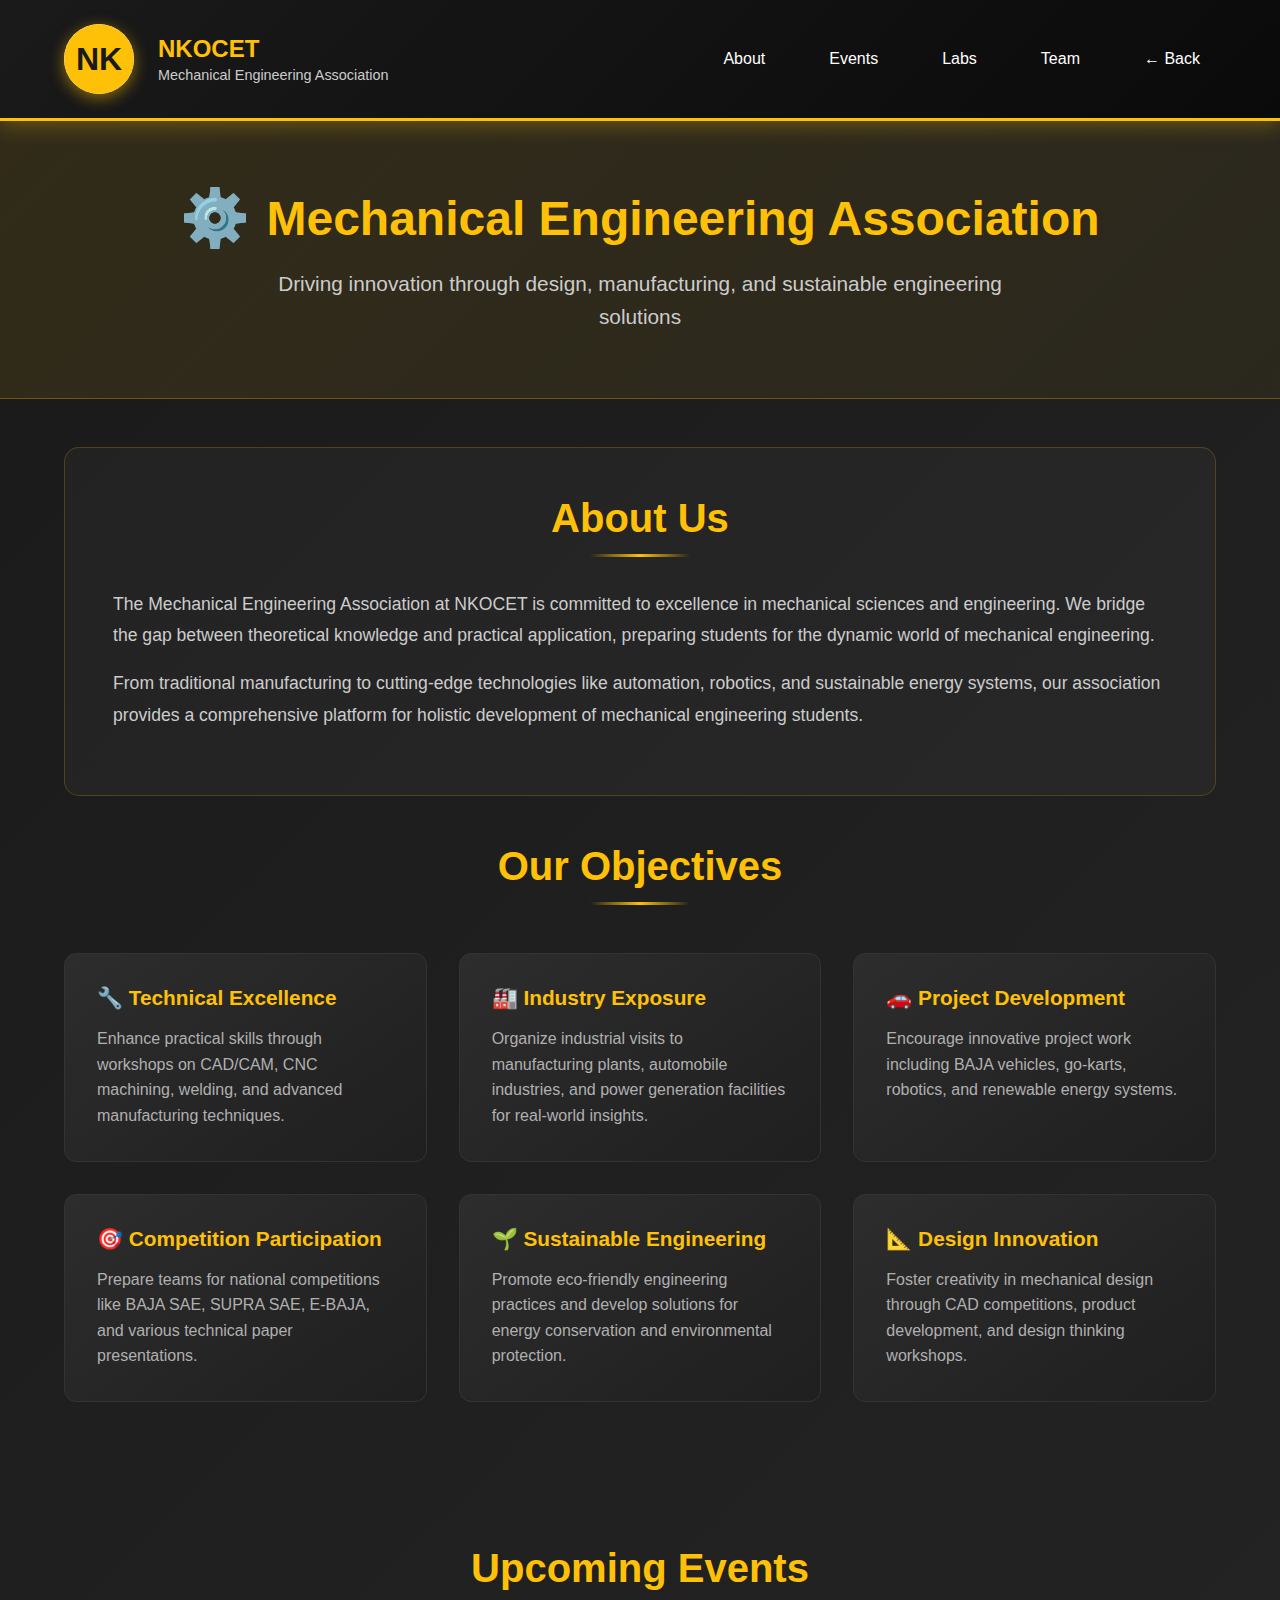
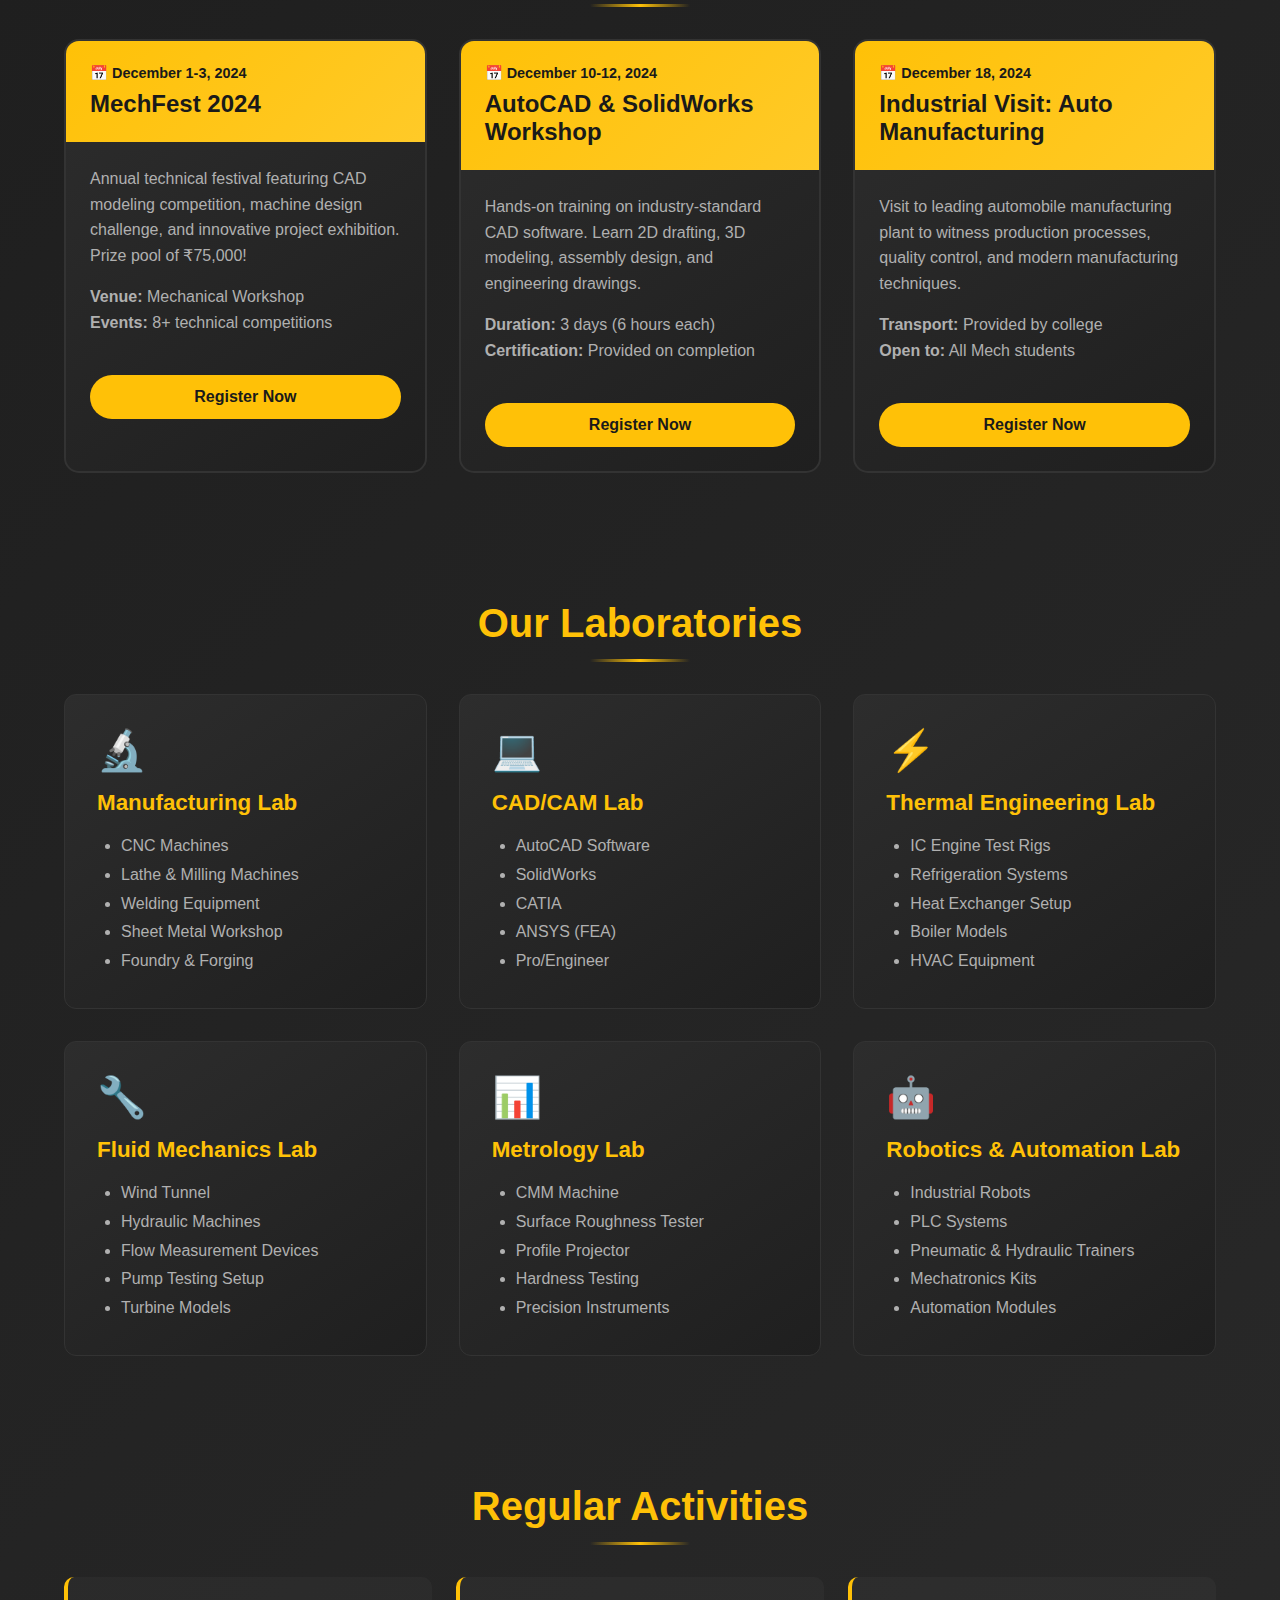
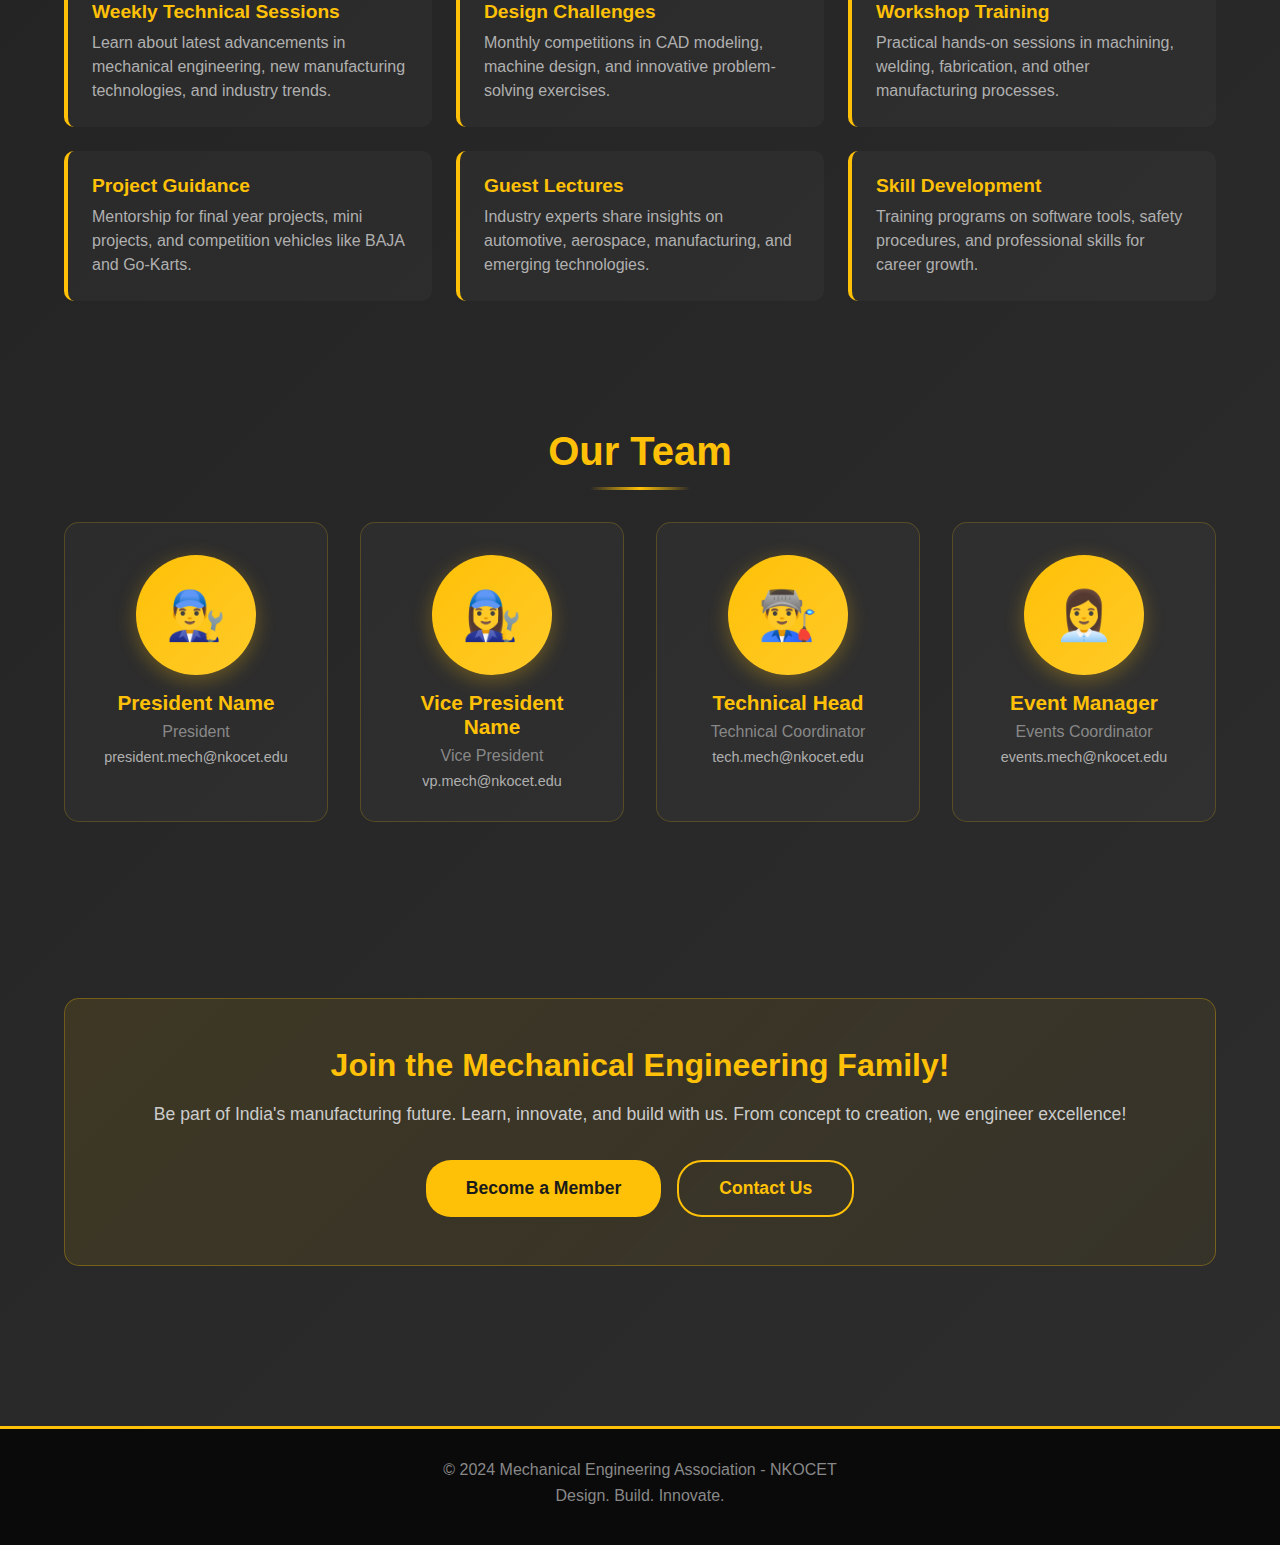
<file: cep-mesa.html>
<!DOCTYPE html>
<html lang="en">
<head>
    <meta charset="UTF-8">
    <meta name="viewport" content="width=device-width, initial-scale=1.0">
    <title>Mechanical Engineering Association - NKOCET</title>
    <style>
        * {
            margin: 0;
            padding: 0;
            box-sizing: border-box;
        }

        body {
            font-family: 'Segoe UI', Tahoma, Geneva, Verdana, sans-serif;
            background: linear-gradient(135deg, #1a1a1a 0%, #2d2d2d 100%);
            color: #ffffff;
            min-height: 100vh;
        }

        .header {
            background: linear-gradient(135deg, #1a1a1a 0%, #0a0a0a 100%);
            padding: 1.5rem 5%;
            box-shadow: 0 4px 20px rgba(255, 193, 7, 0.3);
            border-bottom: 3px solid #ffc107;
        }

        .header-content {
            max-width: 1400px;
            margin: 0 auto;
            display: flex;
            align-items: center;
            justify-content: space-between;
            gap: 2rem;
        }

        .logo-section {
            display: flex;
            align-items: center;
            gap: 1.5rem;
        }

        .college-logo {
            width: 70px;
            height: 70px;
            border-radius: 50%;
            display: flex;
            align-items: center;
            justify-content: center;
            box-shadow: 0 4px 15px rgba(255, 193, 7, 0.5);
            overflow: hidden;
            background: white;
        }

        .college-logo img {
            width: 100%;
            height: 100%;
            object-fit: contain;
        }

        .college-info h1 {
            font-size: 1.5rem;
            color: #ffc107;
            margin-bottom: 0.3rem;
            font-weight: 700;
        }

        .college-info p {
            color: #cccccc;
            font-size: 0.9rem;
        }

        .nav-menu {
            display: flex;
            gap: 2rem;
            list-style: none;
        }

        .nav-menu a {
            color: #ffffff;
            text-decoration: none;
            font-weight: 500;
            transition: all 0.3s ease;
            padding: 0.5rem 1rem;
            border-radius: 5px;
        }

        .nav-menu a:hover {
            background: rgba(255, 193, 7, 0.2);
            color: #ffc107;
        }

        .hero-banner {
            background: linear-gradient(135deg, rgba(255, 193, 7, 0.1), rgba(255, 193, 7, 0.05));
            padding: 4rem 5%;
            text-align: center;
            border-bottom: 1px solid rgba(255, 193, 7, 0.3);
        }

        .hero-banner h1 {
            font-size: 3rem;
            color: #ffc107;
            margin-bottom: 1rem;
            display: flex;
            align-items: center;
            justify-content: center;
            gap: 1rem;
        }

        .hero-icon {
            font-size: 3.5rem;
        }

        .hero-banner p {
            font-size: 1.3rem;
            color: #cccccc;
            max-width: 800px;
            margin: 0 auto;
            line-height: 1.6;
        }

        .content-section {
            max-width: 1400px;
            margin: 0 auto;
            padding: 3rem 5%;
        }

        .section-title {
            font-size: 2.5rem;
            color: #ffc107;
            margin-bottom: 2rem;
            text-align: center;
            position: relative;
            padding-bottom: 1rem;
        }

        .section-title::after {
            content: '';
            position: absolute;
            bottom: 0;
            left: 50%;
            transform: translateX(-50%);
            width: 100px;
            height: 3px;
            background: linear-gradient(90deg, transparent, #ffc107, transparent);
        }

        .about-section {
            background: rgba(255, 255, 255, 0.03);
            padding: 3rem;
            border-radius: 15px;
            margin-bottom: 3rem;
            border: 1px solid rgba(255, 193, 7, 0.2);
        }

        .about-section p {
            font-size: 1.1rem;
            line-height: 1.8;
            color: #cccccc;
            margin-bottom: 1rem;
        }

        .objectives-grid {
            display: grid;
            grid-template-columns: repeat(auto-fit, minmax(300px, 1fr));
            gap: 2rem;
            margin: 3rem 0;
        }

        .objective-card {
            background: linear-gradient(145deg, #2d2d2d, #1f1f1f);
            padding: 2rem;
            border-radius: 12px;
            border: 1px solid #333;
            transition: all 0.3s ease;
        }

        .objective-card:hover {
            transform: translateY(-5px);
            border-color: #ffc107;
            box-shadow: 0 8px 25px rgba(255, 193, 7, 0.2);
        }

        .objective-card h3 {
            color: #ffc107;
            font-size: 1.3rem;
            margin-bottom: 1rem;
            display: flex;
            align-items: center;
            gap: 0.5rem;
        }

        .objective-card p {
            color: #b0b0b0;
            line-height: 1.6;
        }

        .events-container {
            display: grid;
            grid-template-columns: repeat(auto-fit, minmax(350px, 1fr));
            gap: 2rem;
            margin: 2rem 0;
        }

        .event-card {
            background: linear-gradient(145deg, #2d2d2d, #1f1f1f);
            border-radius: 15px;
            overflow: hidden;
            border: 2px solid #333;
            transition: all 0.3s ease;
        }

        .event-card:hover {
            transform: translateY(-5px);
            border-color: #ffc107;
            box-shadow: 0 10px 30px rgba(255, 193, 7, 0.3);
        }

        .event-header {
            background: linear-gradient(135deg, #ffc107, #ffca28);
            padding: 1.5rem;
            color: #1a1a1a;
        }

        .event-date {
            font-weight: 600;
            font-size: 0.9rem;
            margin-bottom: 0.5rem;
        }

        .event-header h3 {
            font-size: 1.5rem;
            font-weight: 700;
        }

        .event-body {
            padding: 1.5rem;
        }

        .event-body p {
            color: #b0b0b0;
            line-height: 1.6;
            margin-bottom: 1rem;
        }

        .event-footer {
            padding: 0 1.5rem 1.5rem;
        }

        .register-btn {
            background: #ffc107;
            color: #1a1a1a;
            padding: 0.8rem 1.5rem;
            border: none;
            border-radius: 25px;
            font-weight: 600;
            cursor: pointer;
            transition: all 0.3s ease;
            width: 100%;
            font-size: 1rem;
        }

        .register-btn:hover {
            background: #ffca28;
            transform: scale(1.02);
            box-shadow: 0 5px 15px rgba(255, 193, 7, 0.4);
        }

        .team-grid {
            display: grid;
            grid-template-columns: repeat(auto-fit, minmax(250px, 1fr));
            gap: 2rem;
            margin: 2rem 0;
        }

        .team-member {
            text-align: center;
            background: rgba(255, 255, 255, 0.03);
            padding: 2rem;
            border-radius: 15px;
            border: 1px solid rgba(255, 193, 7, 0.2);
            transition: all 0.3s ease;
        }

        .team-member:hover {
            transform: translateY(-5px);
            background: rgba(255, 255, 255, 0.05);
            border-color: #ffc107;
        }

        .member-avatar {
            width: 120px;
            height: 120px;
            background: linear-gradient(135deg, #ffc107, #ffca28);
            border-radius: 50%;
            margin: 0 auto 1rem;
            display: flex;
            align-items: center;
            justify-content: center;
            font-size: 3rem;
            box-shadow: 0 5px 20px rgba(255, 193, 7, 0.3);
        }

        .member-name {
            font-size: 1.3rem;
            color: #ffc107;
            font-weight: 600;
            margin-bottom: 0.5rem;
        }

        .member-role {
            color: #888;
            font-size: 1rem;
            margin-bottom: 0.5rem;
        }

        .member-contact {
            color: #b0b0b0;
            font-size: 0.9rem;
        }

        .activities-list {
            display: grid;
            grid-template-columns: repeat(auto-fit, minmax(280px, 1fr));
            gap: 1.5rem;
            margin: 2rem 0;
        }

        .activity-item {
            background: rgba(255, 255, 255, 0.03);
            padding: 1.5rem;
            border-radius: 10px;
            border-left: 4px solid #ffc107;
            transition: all 0.3s ease;
        }

        .activity-item:hover {
            background: rgba(255, 255, 255, 0.05);
            transform: translateX(5px);
        }

        .activity-item h4 {
            color: #ffc107;
            font-size: 1.2rem;
            margin-bottom: 0.5rem;
        }

        .activity-item p {
            color: #b0b0b0;
            line-height: 1.5;
        }

        .labs-section {
            display: grid;
            grid-template-columns: repeat(auto-fit, minmax(300px, 1fr));
            gap: 2rem;
            margin: 2rem 0;
        }

        .lab-card {
            background: linear-gradient(145deg, #2d2d2d, #1f1f1f);
            padding: 2rem;
            border-radius: 12px;
            border: 1px solid #333;
            transition: all 0.3s ease;
        }

        .lab-card:hover {
            transform: translateY(-5px);
            border-color: #ffc107;
            box-shadow: 0 8px 25px rgba(255, 193, 7, 0.2);
        }

        .lab-icon {
            font-size: 2.5rem;
            margin-bottom: 1rem;
        }

        .lab-card h3 {
            color: #ffc107;
            font-size: 1.4rem;
            margin-bottom: 1rem;
        }

        .lab-card ul {
            color: #b0b0b0;
            line-height: 1.8;
            padding-left: 1.5rem;
        }

        .cta-section {
            background: linear-gradient(135deg, rgba(255, 193, 7, 0.1), rgba(255, 193, 7, 0.05));
            padding: 3rem;
            border-radius: 15px;
            text-align: center;
            margin: 3rem 0;
            border: 1px solid rgba(255, 193, 7, 0.3);
        }

        .cta-section h2 {
            color: #ffc107;
            font-size: 2rem;
            margin-bottom: 1rem;
        }

        .cta-section p {
            color: #cccccc;
            font-size: 1.1rem;
            margin-bottom: 2rem;
            line-height: 1.6;
        }

        .cta-buttons {
            display: flex;
            gap: 1rem;
            justify-content: center;
            flex-wrap: wrap;
        }

        .btn-primary {
            background: #ffc107;
            color: #1a1a1a;
            padding: 1rem 2.5rem;
            border: none;
            border-radius: 25px;
            font-weight: 600;
            cursor: pointer;
            transition: all 0.3s ease;
            font-size: 1.1rem;
            text-decoration: none;
            display: inline-block;
        }

        .btn-primary:hover {
            background: #ffca28;
            transform: translateY(-3px);
            box-shadow: 0 8px 20px rgba(255, 193, 7, 0.4);
        }

        .btn-secondary {
            background: transparent;
            color: #ffc107;
            padding: 1rem 2.5rem;
            border: 2px solid #ffc107;
            border-radius: 25px;
            font-weight: 600;
            cursor: pointer;
            transition: all 0.3s ease;
            font-size: 1.1rem;
            text-decoration: none;
            display: inline-block;
        }

        .btn-secondary:hover {
            background: rgba(255, 193, 7, 0.1);
            transform: translateY(-3px);
        }

        .footer {
            background: #0a0a0a;
            padding: 2rem 5%;
            text-align: center;
            border-top: 3px solid #ffc107;
            margin-top: 4rem;
        }

        .footer p {
            color: #888;
            margin-bottom: 0.5rem;
        }

        @media (max-width: 768px) {
            .header-content {
                flex-direction: column;
                text-align: center;
            }

            .nav-menu {
                flex-direction: column;
                gap: 0.5rem;
            }

            .hero-banner h1 {
                font-size: 2rem;
                flex-direction: column;
            }

            .section-title {
                font-size: 2rem;
            }

            .cta-buttons {
                flex-direction: column;
            }
        }
    </style>
</head>
<body>
    <header class="header">
        <div class="header-content">
            <div class="logo-section">
                <div class="college-logo">
                    <img src="https://i.imgur.com/placeholder.png" alt="NKOCET Logo" onerror="this.style.display='none'; this.parentElement.innerHTML='<div style=\'font-size:2rem;font-weight:bold;color:#1a1a1a;background:#ffc107;width:100%;height:100%;display:flex;align-items:center;justify-content:center;border-radius:50%;\'>NK</div>'">
                </div>
                <div class="college-info">
                    <h1>NKOCET</h1>
                    <p>Mechanical Engineering Association</p>
                </div>
            </div>
            <nav>
                <ul class="nav-menu">
                    <li><a href="#about">About</a></li>
                    <li><a href="#events">Events</a></li>
                    <li><a href="#labs">Labs</a></li>
                    <li><a href="#team">Team</a></li>
                    <li><a href="C:\Users\morer\cep.html">← Back</a></li>
                </ul>
            </nav>
        </div>
    </header>

    <section class="hero-banner">
        <h1><span class="hero-icon">⚙️</span> Mechanical Engineering Association</h1>
        <p>Driving innovation through design, manufacturing, and sustainable engineering solutions</p>
    </section>

    <section class="content-section" id="about">
        <div class="about-section">
            <h2 class="section-title">About Us</h2>
            <p>The Mechanical Engineering Association at NKOCET is committed to excellence in mechanical sciences and engineering. We bridge the gap between theoretical knowledge and practical application, preparing students for the dynamic world of mechanical engineering.</p>
            <p>From traditional manufacturing to cutting-edge technologies like automation, robotics, and sustainable energy systems, our association provides a comprehensive platform for holistic development of mechanical engineering students.</p>
        </div>

        <h2 class="section-title">Our Objectives</h2>
        <div class="objectives-grid">
            <div class="objective-card">
                <h3>🔧 Technical Excellence</h3>
                <p>Enhance practical skills through workshops on CAD/CAM, CNC machining, welding, and advanced manufacturing techniques.</p>
            </div>
            <div class="objective-card">
                <h3>🏭 Industry Exposure</h3>
                <p>Organize industrial visits to manufacturing plants, automobile industries, and power generation facilities for real-world insights.</p>
            </div>
            <div class="objective-card">
                <h3>🚗 Project Development</h3>
                <p>Encourage innovative project work including BAJA vehicles, go-karts, robotics, and renewable energy systems.</p>
            </div>
            <div class="objective-card">
                <h3>🎯 Competition Participation</h3>
                <p>Prepare teams for national competitions like BAJA SAE, SUPRA SAE, E-BAJA, and various technical paper presentations.</p>
            </div>
            <div class="objective-card">
                <h3>🌱 Sustainable Engineering</h3>
                <p>Promote eco-friendly engineering practices and develop solutions for energy conservation and environmental protection.</p>
            </div>
            <div class="objective-card">
                <h3>📐 Design Innovation</h3>
                <p>Foster creativity in mechanical design through CAD competitions, product development, and design thinking workshops.</p>
            </div>
        </div>
    </section>

    <section class="content-section" id="events">
        <h2 class="section-title">Upcoming Events</h2>
        <div class="events-container">
            <div class="event-card">
                <div class="event-header">
                    <div class="event-date">📅 December 1-3, 2024</div>
                    <h3>MechFest 2024</h3>
                </div>
                <div class="event-body">
                    <p>Annual technical festival featuring CAD modeling competition, machine design challenge, and innovative project exhibition. Prize pool of ₹75,000!</p>
                    <p><strong>Venue:</strong> Mechanical Workshop<br><strong>Events:</strong> 8+ technical competitions</p>
                </div>
                <div class="event-footer">
                    <button class="register-btn" onclick="alert('Registration opens on November 15! Visit our office for details.')">Register Now</button>
                </div>
            </div>

            <div class="event-card">
                <div class="event-header">
                    <div class="event-date">📅 December 10-12, 2024</div>
                    <h3>AutoCAD & SolidWorks Workshop</h3>
                </div>
                <div class="event-body">
                    <p>Hands-on training on industry-standard CAD software. Learn 2D drafting, 3D modeling, assembly design, and engineering drawings.</p>
                    <p><strong>Duration:</strong> 3 days (6 hours each)<br><strong>Certification:</strong> Provided on completion</p>
                </div>
                <div class="event-footer">
                    <button class="register-btn" onclick="alert('Limited seats! Register at Mechanical Department office.')">Register Now</button>
                </div>
            </div>

            <div class="event-card">
                <div class="event-header">
                    <div class="event-date">📅 December 18, 2024</div>
                    <h3>Industrial Visit: Auto Manufacturing</h3>
                </div>
                <div class="event-body">
                    <p>Visit to leading automobile manufacturing plant to witness production processes, quality control, and modern manufacturing techniques.</p>
                    <p><strong>Transport:</strong> Provided by college<br><strong>Open to:</strong> All Mech students</p>
                </div>
                <div class="event-footer">
                    <button class="register-btn" onclick="alert('Registration closes on December 10. Limited seats available!')">Register Now</button>
                </div>
            </div>
        </div>
    </section>

    <section class="content-section" id="labs">
        <h2 class="section-title">Our Laboratories</h2>
        <div class="labs-section">
            <div class="lab-card">
                <div class="lab-icon">🔬</div>
                <h3>Manufacturing Lab</h3>
                <ul>
                    <li>CNC Machines</li>
                    <li>Lathe & Milling Machines</li>
                    <li>Welding Equipment</li>
                    <li>Sheet Metal Workshop</li>
                    <li>Foundry & Forging</li>
                </ul>
            </div>

            <div class="lab-card">
                <div class="lab-icon">💻</div>
                <h3>CAD/CAM Lab</h3>
                <ul>
                    <li>AutoCAD Software</li>
                    <li>SolidWorks</li>
                    <li>CATIA</li>
                    <li>ANSYS (FEA)</li>
                    <li>Pro/Engineer</li>
                </ul>
            </div>

            <div class="lab-card">
                <div class="lab-icon">⚡</div>
                <h3>Thermal Engineering Lab</h3>
                <ul>
                    <li>IC Engine Test Rigs</li>
                    <li>Refrigeration Systems</li>
                    <li>Heat Exchanger Setup</li>
                    <li>Boiler Models</li>
                    <li>HVAC Equipment</li>
                </ul>
            </div>

            <div class="lab-card">
                <div class="lab-icon">🔧</div>
                <h3>Fluid Mechanics Lab</h3>
                <ul>
                    <li>Wind Tunnel</li>
                    <li>Hydraulic Machines</li>
                    <li>Flow Measurement Devices</li>
                    <li>Pump Testing Setup</li>
                    <li>Turbine Models</li>
                </ul>
            </div>

            <div class="lab-card">
                <div class="lab-icon">📊</div>
                <h3>Metrology Lab</h3>
                <ul>
                    <li>CMM Machine</li>
                    <li>Surface Roughness Tester</li>
                    <li>Profile Projector</li>
                    <li>Hardness Testing</li>
                    <li>Precision Instruments</li>
                </ul>
            </div>

            <div class="lab-card">
                <div class="lab-icon">🤖</div>
                <h3>Robotics & Automation Lab</h3>
                <ul>
                    <li>Industrial Robots</li>
                    <li>PLC Systems</li>
                    <li>Pneumatic & Hydraulic Trainers</li>
                    <li>Mechatronics Kits</li>
                    <li>Automation Modules</li>
                </ul>
            </div>
        </div>
    </section>

    <section class="content-section">
        <h2 class="section-title">Regular Activities</h2>
        <div class="activities-list">
            <div class="activity-item">
                <h4>Weekly Technical Sessions</h4>
                <p>Learn about latest advancements in mechanical engineering, new manufacturing technologies, and industry trends.</p>
            </div>
            <div class="activity-item">
                <h4>Design Challenges</h4>
                <p>Monthly competitions in CAD modeling, machine design, and innovative problem-solving exercises.</p>
            </div>
            <div class="activity-item">
                <h4>Workshop Training</h4>
                <p>Practical hands-on sessions in machining, welding, fabrication, and other manufacturing processes.</p>
            </div>
            <div class="activity-item">
                <h4>Project Guidance</h4>
                <p>Mentorship for final year projects, mini projects, and competition vehicles like BAJA and Go-Karts.</p>
            </div>
            <div class="activity-item">
                <h4>Guest Lectures</h4>
                <p>Industry experts share insights on automotive, aerospace, manufacturing, and emerging technologies.</p>
            </div>
            <div class="activity-item">
                <h4>Skill Development</h4>
                <p>Training programs on software tools, safety procedures, and professional skills for career growth.</p>
            </div>
        </div>
    </section>

    <section class="content-section" id="team">
        <h2 class="section-title">Our Team</h2>
        <div class="team-grid">
            <div class="team-member">
                <div class="member-avatar">👨‍🔧</div>
                <div class="member-name">President Name</div>
                <div class="member-role">President</div>
                <div class="member-contact">president.mech@nkocet.edu</div>
            </div>
            <div class="team-member">
                <div class="member-avatar">👩‍🔧</div>
                <div class="member-name">Vice President Name</div>
                <div class="member-role">Vice President</div>
                <div class="member-contact">vp.mech@nkocet.edu</div>
            </div>
            <div class="team-member">
                <div class="member-avatar">👨‍🏭</div>
                <div class="member-name">Technical Head</div>
                <div class="member-role">Technical Coordinator</div>
                <div class="member-contact">tech.mech@nkocet.edu</div>
            </div>
            <div class="team-member">
                <div class="member-avatar">👩‍💼</div>
                <div class="member-name">Event Manager</div>
                <div class="member-role">Events Coordinator</div>
                <div class="member-contact">events.mech@nkocet.edu</div>
            </div>
        </div>
    </section>

    <section class="content-section">
        <div class="cta-section">
            <h2>Join the Mechanical Engineering Family!</h2>
            <p>Be part of India's manufacturing future. Learn, innovate, and build with us. From concept to creation, we engineer excellence!</p>
            <div class="cta-buttons">
                <button class="btn-primary" onclick="alert('Visit Mechanical Department office to become a member. Membership benefits include access to all workshops, labs, and events!')">Become a Member</button>
                <button class="btn-secondary" onclick="alert('Contact Us:\nEmail: mech.association@nkocet.edu\nPhone: +91 XXXXX XXXXX\nOffice: Mechanical Department, Block B')">Contact Us</button>
            </div>
        </div>
    </section>

    <footer class="footer">
        <p>&copy; 2024 Mechanical Engineering Association - NKOCET</p>
        <p>Design. Build. Innovate.</p>
    </footer>

    <script>
        // Smooth scrolling
        document.querySelectorAll('a[href^="#"]').forEach(anchor => {
            anchor.addEventListener('click', function (e) {
                e.preventDefault();
                const target = document.querySelector(this.getAttribute('href'));
                if (target) {
                    target.scrollIntoView({ behavior: 'smooth', block: 'start' });
                }
            });
        });
    </script>
</body>
</html>
</file>
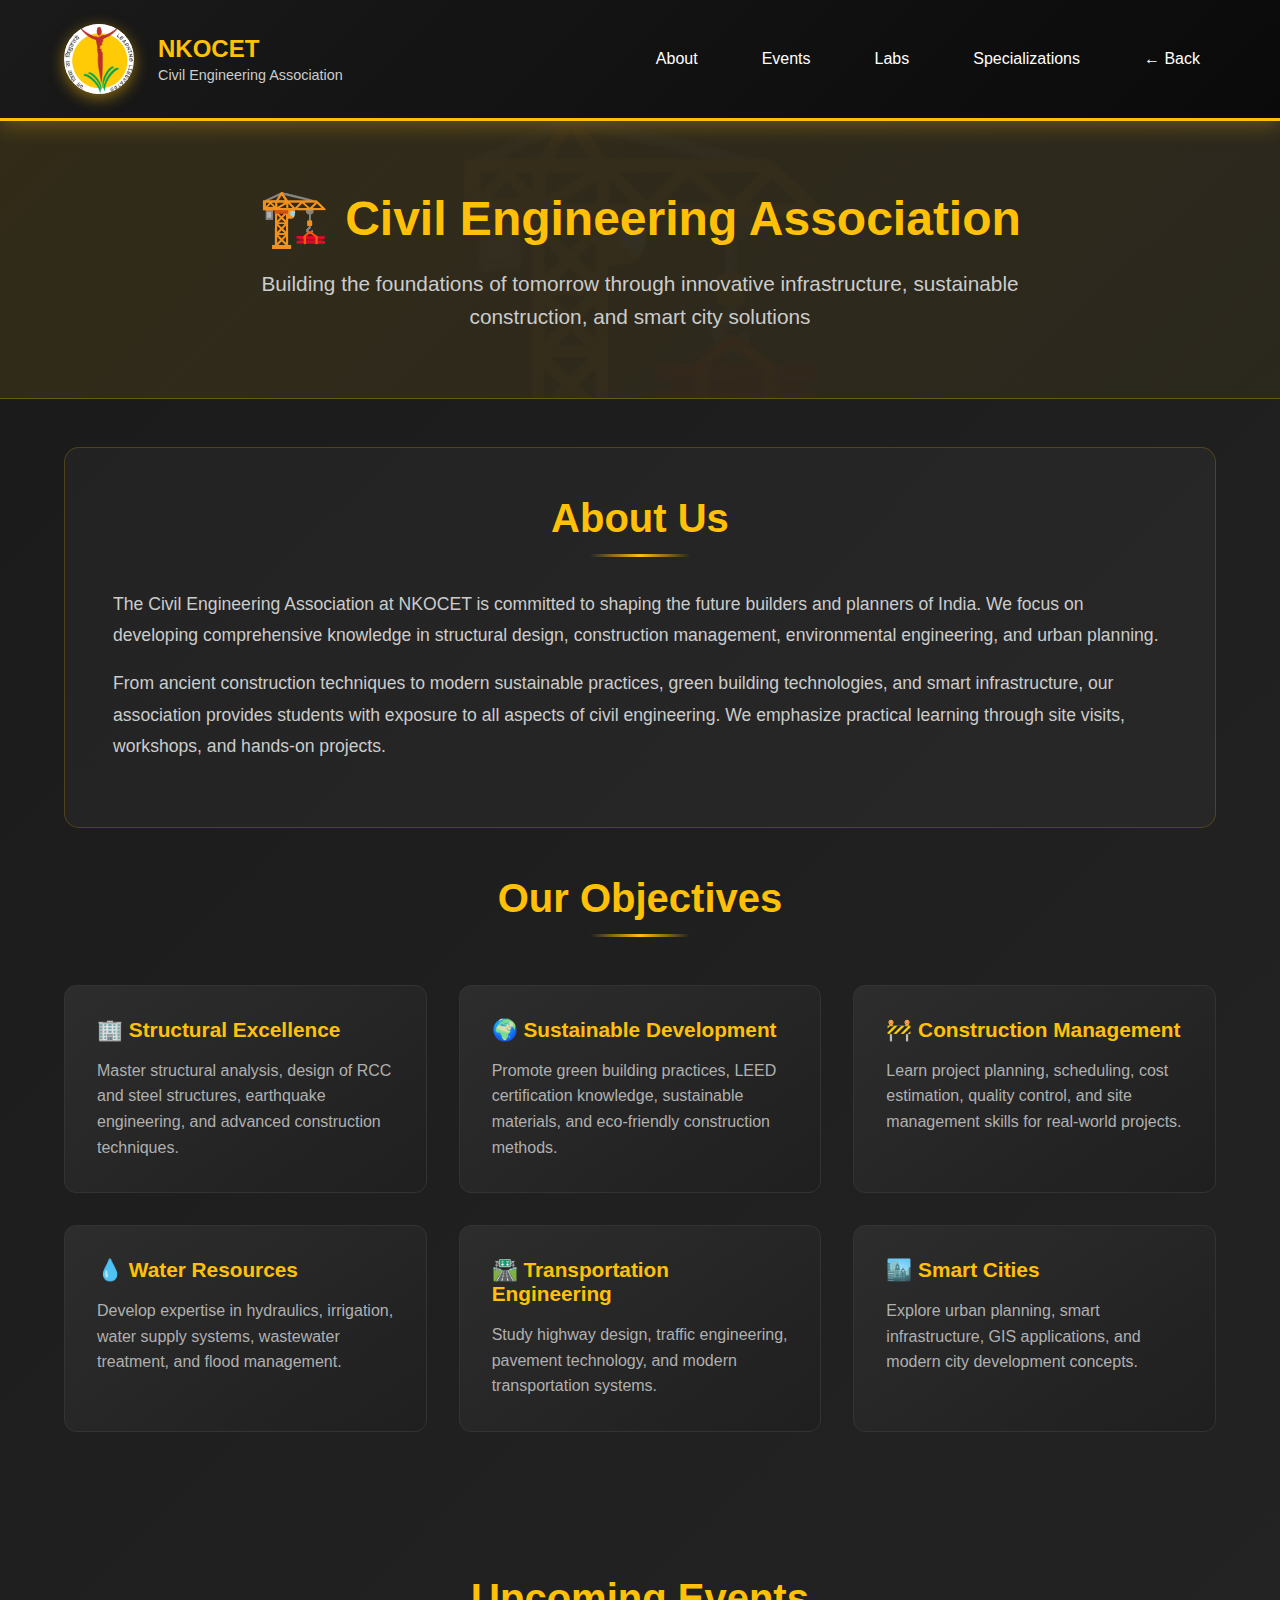
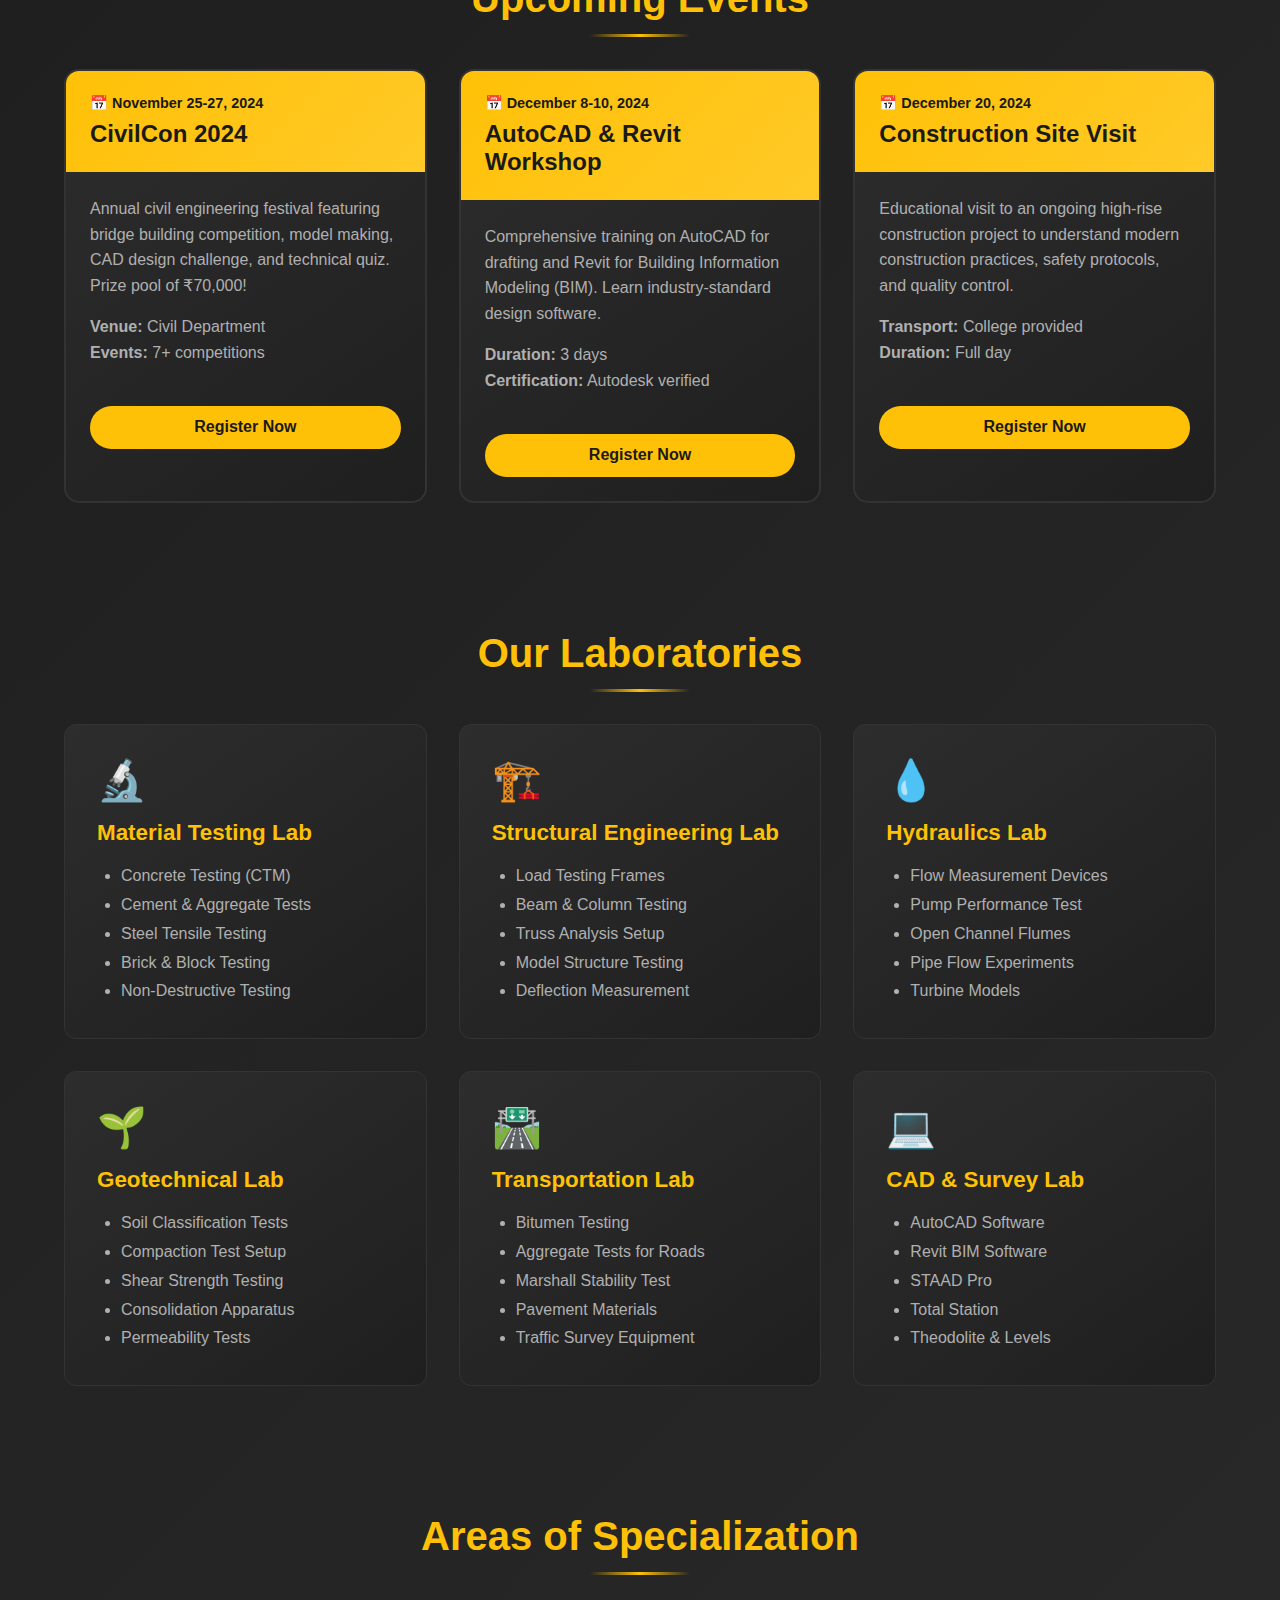
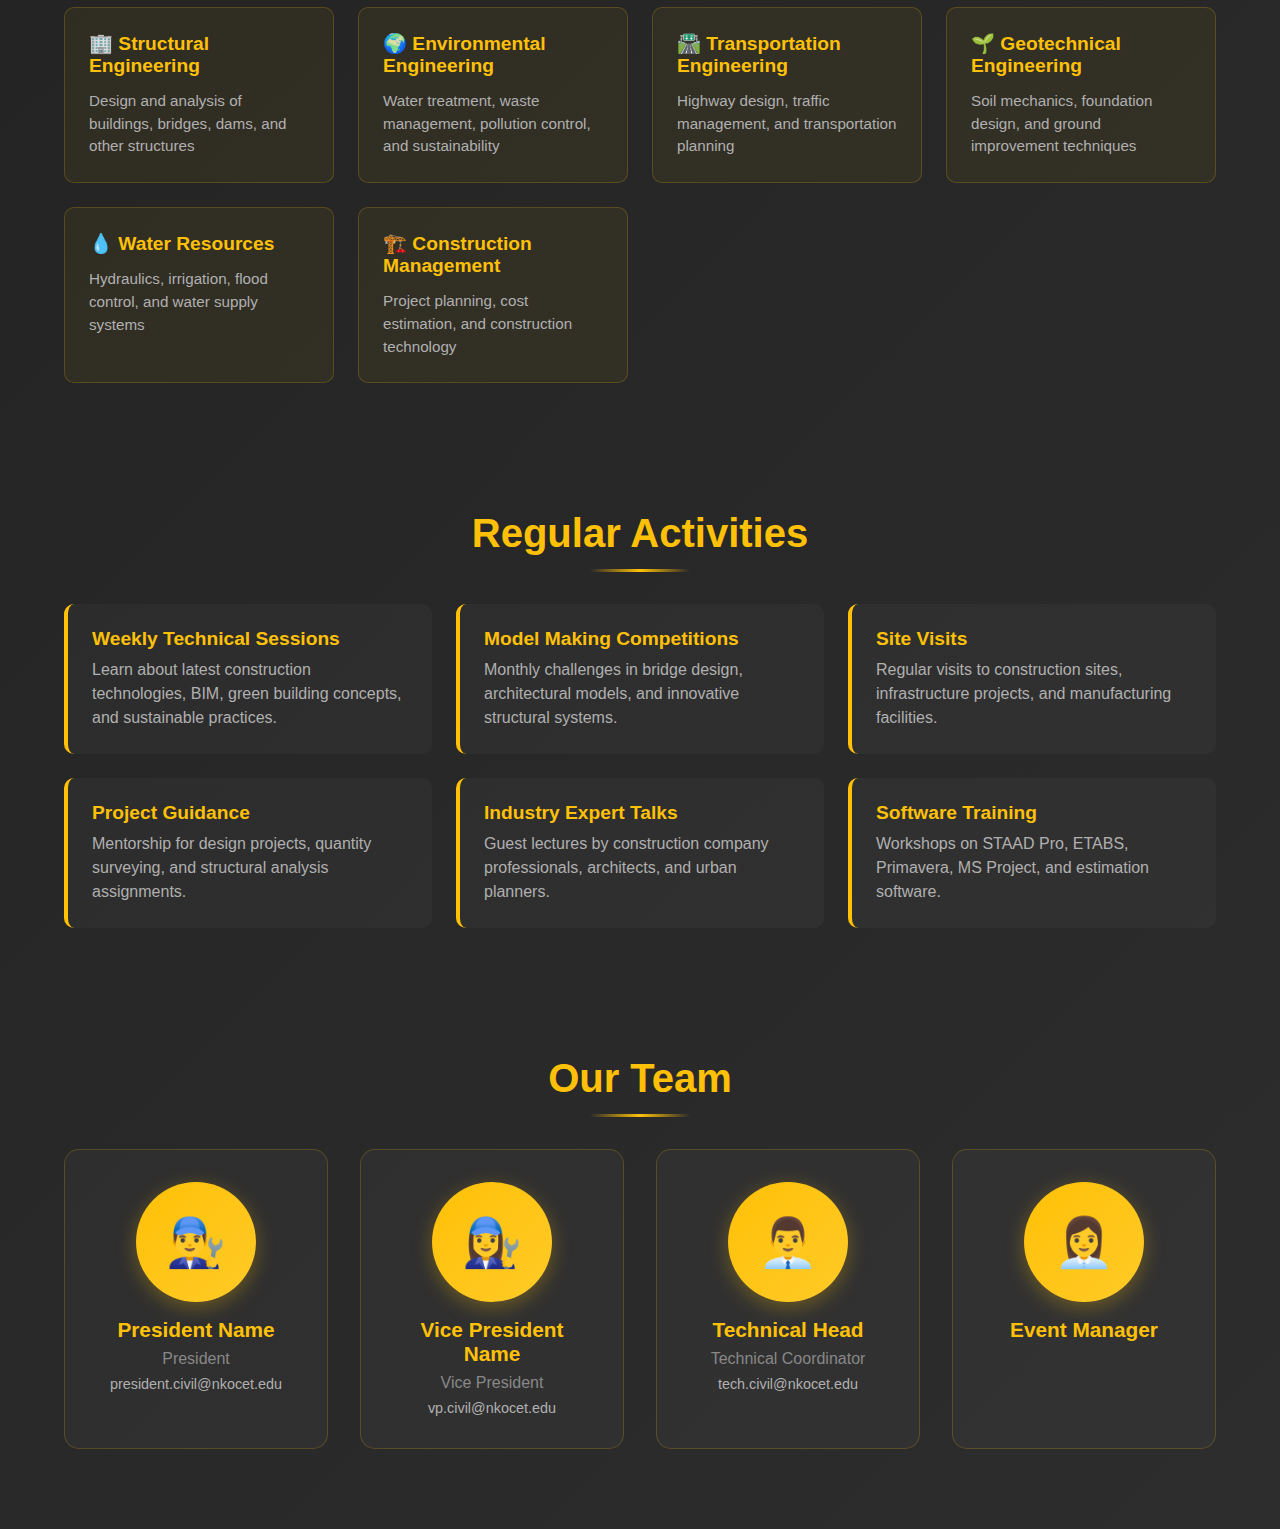
<file: civil.html>
<!DOCTYPE html>
<html lang="en">
<head>
    <meta charset="UTF-8">
    <meta name="viewport" content="width=device-width, initial-scale=1.0">
    <title>Civil Engineering Association - NKOCET</title>
    <style>
        * {
            margin: 0;
            padding: 0;
            box-sizing: border-box;
        }

        body {
            font-family: 'Segoe UI', Tahoma, Geneva, Verdana, sans-serif;
            background: linear-gradient(135deg, #1a1a1a 0%, #2d2d2d 100%);
            color: #ffffff;
            min-height: 100vh;
        }

        .header {
            background: linear-gradient(135deg, #1a1a1a 0%, #0a0a0a 100%);
            padding: 1.5rem 5%;
            box-shadow: 0 4px 20px rgba(255, 193, 7, 0.3);
            border-bottom: 3px solid #ffc107;
        }

        .header-content {
            max-width: 1400px;
            margin: 0 auto;
            display: flex;
            align-items: center;
            justify-content: space-between;
            gap: 2rem;
        }

        .logo-section {
            display: flex;
            align-items: center;
            gap: 1.5rem;
        }

        .college-logo {
            width: 70px;
            height: 70px;
            border-radius: 50%;
            display: flex;
            align-items: center;
            justify-content: center;
            box-shadow: 0 4px 15px rgba(255, 193, 7, 0.5);
            overflow: hidden;
            background: white;
        }

        .college-logo img {
            width: 100%;
            height: 100%;
            object-fit: contain;
        }

        .college-info h1 {
            font-size: 1.5rem;
            color: #ffc107;
            margin-bottom: 0.3rem;
            font-weight: 700;
        }

        .college-info p {
            color: #cccccc;
            font-size: 0.9rem;
        }

        .nav-menu {
            display: flex;
            gap: 2rem;
            list-style: none;
        }

        .nav-menu a {
            color: #ffffff;
            text-decoration: none;
            font-weight: 500;
            transition: all 0.3s ease;
            padding: 0.5rem 1rem;
            border-radius: 5px;
        }

        .nav-menu a:hover {
            background: rgba(255, 193, 7, 0.2);
            color: #ffc107;
        }

        .hero-banner {
            background: linear-gradient(135deg, rgba(255, 193, 7, 0.1), rgba(255, 193, 7, 0.05));
            padding: 4rem 5%;
            text-align: center;
            border-bottom: 1px solid rgba(255, 193, 7, 0.3);
            position: relative;
            overflow: hidden;
        }

        .hero-banner::before {
            content: '🏗️';
            position: absolute;
            font-size: 20rem;
            opacity: 0.03;
            top: 50%;
            left: 50%;
            transform: translate(-50%, -50%);
        }

        .hero-banner h1 {
            font-size: 3rem;
            color: #ffc107;
            margin-bottom: 1rem;
            display: flex;
            align-items: center;
            justify-content: center;
            gap: 1rem;
            position: relative;
            z-index: 1;
        }

        .hero-icon {
            font-size: 3.5rem;
        }

        .hero-banner p {
            font-size: 1.3rem;
            color: #cccccc;
            max-width: 800px;
            margin: 0 auto;
            line-height: 1.6;
            position: relative;
            z-index: 1;
        }

        .content-section {
            max-width: 1400px;
            margin: 0 auto;
            padding: 3rem 5%;
        }

        .section-title {
            font-size: 2.5rem;
            color: #ffc107;
            margin-bottom: 2rem;
            text-align: center;
            position: relative;
            padding-bottom: 1rem;
        }

        .section-title::after {
            content: '';
            position: absolute;
            bottom: 0;
            left: 50%;
            transform: translateX(-50%);
            width: 100px;
            height: 3px;
            background: linear-gradient(90deg, transparent, #ffc107, transparent);
        }

        .about-section {
            background: rgba(255, 255, 255, 0.03);
            padding: 3rem;
            border-radius: 15px;
            margin-bottom: 3rem;
            border: 1px solid rgba(255, 193, 7, 0.2);
        }

        .about-section p {
            font-size: 1.1rem;
            line-height: 1.8;
            color: #cccccc;
            margin-bottom: 1rem;
        }

        .objectives-grid {
            display: grid;
            grid-template-columns: repeat(auto-fit, minmax(300px, 1fr));
            gap: 2rem;
            margin: 3rem 0;
        }

        .objective-card {
            background: linear-gradient(145deg, #2d2d2d, #1f1f1f);
            padding: 2rem;
            border-radius: 12px;
            border: 1px solid #333;
            transition: all 0.3s ease;
            position: relative;
            overflow: hidden;
        }

        .objective-card::before {
            content: '';
            position: absolute;
            top: 0;
            left: -100%;
            width: 100%;
            height: 100%;
            background: linear-gradient(90deg, transparent, rgba(255, 193, 7, 0.1), transparent);
            transition: left 0.5s ease;
        }

        .objective-card:hover::before {
            left: 100%;
        }

        .objective-card:hover {
            transform: translateY(-5px);
            border-color: #ffc107;
            box-shadow: 0 8px 25px rgba(255, 193, 7, 0.2);
        }

        .objective-card h3 {
            color: #ffc107;
            font-size: 1.3rem;
            margin-bottom: 1rem;
            display: flex;
            align-items: center;
            gap: 0.5rem;
        }

        .objective-card p {
            color: #b0b0b0;
            line-height: 1.6;
        }

        .events-container {
            display: grid;
            grid-template-columns: repeat(auto-fit, minmax(350px, 1fr));
            gap: 2rem;
            margin: 2rem 0;
        }

        .event-card {
            background: linear-gradient(145deg, #2d2d2d, #1f1f1f);
            border-radius: 15px;
            overflow: hidden;
            border: 2px solid #333;
            transition: all 0.3s ease;
        }

        .event-card:hover {
            transform: translateY(-5px);
            border-color: #ffc107;
            box-shadow: 0 10px 30px rgba(255, 193, 7, 0.3);
        }

        .event-header {
            background: linear-gradient(135deg, #ffc107, #ffca28);
            padding: 1.5rem;
            color: #1a1a1a;
        }

        .event-date {
            font-weight: 600;
            font-size: 0.9rem;
            margin-bottom: 0.5rem;
        }

        .event-header h3 {
            font-size: 1.5rem;
            font-weight: 700;
        }

        .event-body {
            padding: 1.5rem;
        }

        .event-body p {
            color: #b0b0b0;
            line-height: 1.6;
            margin-bottom: 1rem;
        }

        .event-footer {
            padding: 0 1.5rem 1.5rem;
        }

        .register-btn {
            background: #ffc107;
            color: #1a1a1a;
            padding: 0.8rem 1.5rem;
            border: none;
            border-radius: 25px;
            font-weight: 600;
            cursor: pointer;
            transition: all 0.3s ease;
            width: 100%;
            font-size: 1rem;
        }

        .register-btn:hover {
            background: #ffca28;
            transform: scale(1.02);
            box-shadow: 0 5px 15px rgba(255, 193, 7, 0.4);
        }

        .team-grid {
            display: grid;
            grid-template-columns: repeat(auto-fit, minmax(250px, 1fr));
            gap: 2rem;
            margin: 2rem 0;
        }

        .team-member {
            text-align: center;
            background: rgba(255, 255, 255, 0.03);
            padding: 2rem;
            border-radius: 15px;
            border: 1px solid rgba(255, 193, 7, 0.2);
            transition: all 0.3s ease;
        }

        .team-member:hover {
            transform: translateY(-5px);
            background: rgba(255, 255, 255, 0.05);
            border-color: #ffc107;
        }

        .member-avatar {
            width: 120px;
            height: 120px;
            background: linear-gradient(135deg, #ffc107, #ffca28);
            border-radius: 50%;
            margin: 0 auto 1rem;
            display: flex;
            align-items: center;
            justify-content: center;
            font-size: 3rem;
            box-shadow: 0 5px 20px rgba(255, 193, 7, 0.3);
        }

        .member-name {
            font-size: 1.3rem;
            color: #ffc107;
            font-weight: 600;
            margin-bottom: 0.5rem;
        }

        .member-role {
            color: #888;
            font-size: 1rem;
            margin-bottom: 0.5rem;
        }

        .member-contact {
            color: #b0b0b0;
            font-size: 0.9rem;
        }

        .activities-list {
            display: grid;
            grid-template-columns: repeat(auto-fit, minmax(280px, 1fr));
            gap: 1.5rem;
            margin: 2rem 0;
        }

        .activity-item {
            background: rgba(255, 255, 255, 0.03);
            padding: 1.5rem;
            border-radius: 10px;
            border-left: 4px solid #ffc107;
            transition: all 0.3s ease;
        }

        .activity-item:hover {
            background: rgba(255, 255, 255, 0.05);
            transform: translateX(5px);
        }

        .activity-item h4 {
            color: #ffc107;
            font-size: 1.2rem;
            margin-bottom: 0.5rem;
        }

        .activity-item p {
            color: #b0b0b0;
            line-height: 1.5;
        }

        .labs-section {
            display: grid;
            grid-template-columns: repeat(auto-fit, minmax(300px, 1fr));
            gap: 2rem;
            margin: 2rem 0;
        }

        .lab-card {
            background: linear-gradient(145deg, #2d2d2d, #1f1f1f);
            padding: 2rem;
            border-radius: 12px;
            border: 1px solid #333;
            transition: all 0.3s ease;
        }

        .lab-card:hover {
            transform: translateY(-5px);
            border-color: #ffc107;
            box-shadow: 0 8px 25px rgba(255, 193, 7, 0.2);
        }

        .lab-icon {
            font-size: 2.5rem;
            margin-bottom: 1rem;
        }

        .lab-card h3 {
            color: #ffc107;
            font-size: 1.4rem;
            margin-bottom: 1rem;
        }

        .lab-card ul {
            color: #b0b0b0;
            line-height: 1.8;
            padding-left: 1.5rem;
        }

        .specializations {
            display: grid;
            grid-template-columns: repeat(auto-fit, minmax(250px, 1fr));
            gap: 1.5rem;
            margin: 2rem 0;
        }

        .spec-card {
            background: rgba(255, 193, 7, 0.05);
            padding: 1.5rem;
            border-radius: 10px;
            border: 1px solid rgba(255, 193, 7, 0.2);
            transition: all 0.3s ease;
        }

        .spec-card:hover {
            background: rgba(255, 193, 7, 0.08);
            transform: scale(1.05);
        }

        .spec-card h4 {
            color: #ffc107;
            font-size: 1.2rem;
            margin-bottom: 0.8rem;
            display: flex;
            align-items: center;
            gap: 0.5rem;
        }

        .spec-card p {
            color: #b0b0b0;
            font-size: 0.95rem;
            line-height: 1.5;
        }

        .cta-section {
            background: linear-gradient(135deg, rgba(255, 193, 7, 0.1), rgba(255, 193, 7, 0.05));
            padding: 3rem;
            border-radius: 15px;
            text-align: center;
            margin: 3rem 0;
            border: 1px solid rgba(255, 193, 7, 0.3);
        }

        .cta-section h2 {
            color: #ffc107;
            font-size: 2rem;
            margin-bottom: 1rem;
        }

        .cta-section p {
            color: #cccccc;
            font-size: 1.1rem;
            margin-bottom: 2rem;
            line-height: 1.6;
        }

        .cta-buttons {
            display: flex;
            gap: 1rem;
            justify-content: center;
            flex-wrap: wrap;
        }

        .btn-primary {
            background: #ffc107;
            color: #1a1a1a;
            padding: 1rem 2.5rem;
            border: none;
            border-radius: 25px;
            font-weight: 600;
            cursor: pointer;
            transition: all 0.3s ease;
            font-size: 1.1rem;
            text-decoration: none;
            display: inline-block;
        }

        .btn-primary:hover {
            background: #ffca28;
            transform: translateY(-3px);
            box-shadow: 0 8px 20px rgba(255, 193, 7, 0.4);
        }

        .btn-secondary {
            background: transparent;
            color: #ffc107;
            padding: 1rem 2.5rem;
            border: 2px solid #ffc107;
            border-radius: 25px;
            font-weight: 600;
            cursor: pointer;
            transition: all 0.3s ease;
            font-size: 1.1rem;
            text-decoration: none;
            display: inline-block;
        }

        .btn-secondary:hover {
            background: rgba(255, 193, 7, 0.1);
            transform: translateY(-3px);
        }

        .footer {
            background: #0a0a0a;
            padding: 2rem 5%;
            text-align: center;
            border-top: 3px solid #ffc107;
            margin-top: 4rem;
        }

        .footer p {
            color: #888;
            margin-bottom: 0.5rem;
        }

        @media (max-width: 768px) {
            .header-content {
                flex-direction: column;
                text-align: center;
            }

            .nav-menu {
                flex-direction: column;
                gap: 0.5rem;
            }

            .hero-banner h1 {
                font-size: 2rem;
                flex-direction: column;
            }

            .section-title {
                font-size: 2rem;
            }

            .cta-buttons {
                flex-direction: column;
            }
        }
    </style>
</head>
<body>
    <header class="header">
        <div class="header-content">
            <div class="logo-section">
                <div class="college-logo">
                    <img src="nkocet logo.png.webp" alt="NKOCET Logo" onerror="this.style.display='none'; this.parentElement.innerHTML='<div style=\'font-size:2rem;font-weight:bold;color:#1a1a1a;background:#ffc107;width:100%;height:100%;display:flex;align-items:center;justify-content:center;border-radius:50%;\'>NK</div>'">
                </div>
                <div class="college-info">
                    <h1>NKOCET</h1>
                    <p>Civil Engineering Association</p>
                </div>
            </div>
            <nav>
                <ul class="nav-menu">
                    <li><a href="#about">About</a></li>
                    <li><a href="#events">Events</a></li>
                    <li><a href="#labs">Labs</a></li>
                    <li><a href="#specializations">Specializations</a></li>
                    <li><a href="index.html">← Back</a></li>
                </ul>
            </nav>
        </div>
    </header>

    <section class="hero-banner">
        <h1><span class="hero-icon">🏗️</span> Civil Engineering Association</h1>
        <p>Building the foundations of tomorrow through innovative infrastructure, sustainable construction, and smart city solutions</p>
    </section>

    <section class="content-section" id="about">
        <div class="about-section">
            <h2 class="section-title">About Us</h2>
            <p>The Civil Engineering Association at NKOCET is committed to shaping the future builders and planners of India. We focus on developing comprehensive knowledge in structural design, construction management, environmental engineering, and urban planning.</p>
            <p>From ancient construction techniques to modern sustainable practices, green building technologies, and smart infrastructure, our association provides students with exposure to all aspects of civil engineering. We emphasize practical learning through site visits, workshops, and hands-on projects.</p>
        </div>

        <h2 class="section-title">Our Objectives</h2>
        <div class="objectives-grid">
            <div class="objective-card">
                <h3>🏢 Structural Excellence</h3>
                <p>Master structural analysis, design of RCC and steel structures, earthquake engineering, and advanced construction techniques.</p>
            </div>
            <div class="objective-card">
                <h3>🌍 Sustainable Development</h3>
                <p>Promote green building practices, LEED certification knowledge, sustainable materials, and eco-friendly construction methods.</p>
            </div>
            <div class="objective-card">
                <h3>🚧 Construction Management</h3>
                <p>Learn project planning, scheduling, cost estimation, quality control, and site management skills for real-world projects.</p>
            </div>
            <div class="objective-card">
                <h3>💧 Water Resources</h3>
                <p>Develop expertise in hydraulics, irrigation, water supply systems, wastewater treatment, and flood management.</p>
            </div>
            <div class="objective-card">
                <h3>🛣️ Transportation Engineering</h3>
                <p>Study highway design, traffic engineering, pavement technology, and modern transportation systems.</p>
            </div>
            <div class="objective-card">
                <h3>🏙️ Smart Cities</h3>
                <p>Explore urban planning, smart infrastructure, GIS applications, and modern city development concepts.</p>
            </div>
        </div>
    </section>

    <section class="content-section" id="events">
        <h2 class="section-title">Upcoming Events</h2>
        <div class="events-container">
            <div class="event-card">
                <div class="event-header">
                    <div class="event-date">📅 November 25-27, 2024</div>
                    <h3>CivilCon 2024</h3>
                </div>
                <div class="event-body">
                    <p>Annual civil engineering festival featuring bridge building competition, model making, CAD design challenge, and technical quiz. Prize pool of ₹70,000!</p>
                    <p><strong>Venue:</strong> Civil Department<br><strong>Events:</strong> 7+ competitions</p>
                </div>
                <div class="event-footer">
                    <button class="register-btn" onclick="alert('Registration opens November 15! Contact Civil Department.')">Register Now</button>
                </div>
            </div>

            <div class="event-card">
                <div class="event-header">
                    <div class="event-date">📅 December 8-10, 2024</div>
                    <h3>AutoCAD & Revit Workshop</h3>
                </div>
                <div class="event-body">
                    <p>Comprehensive training on AutoCAD for drafting and Revit for Building Information Modeling (BIM). Learn industry-standard design software.</p>
                    <p><strong>Duration:</strong> 3 days<br><strong>Certification:</strong> Autodesk verified</p>
                </div>
                <div class="event-footer">
                    <button class="register-btn" onclick="alert('Limited seats available! Register at Civil Department.')">Register Now</button>
                </div>
            </div>

            <div class="event-card">
                <div class="event-header">
                    <div class="event-date">📅 December 20, 2024</div>
                    <h3>Construction Site Visit</h3>
                </div>
                <div class="event-body">
                    <p>Educational visit to an ongoing high-rise construction project to understand modern construction practices, safety protocols, and quality control.</p>
                    <p><strong>Transport:</strong> College provided<br><strong>Duration:</strong> Full day</p>
                </div>
                <div class="event-footer">
                    <button class="register-btn" onclick="alert('Register by December 10. Limited to 60 students!')">Register Now</button>
                </div>
            </div>
        </div>
    </section>

    <section class="content-section" id="labs">
        <h2 class="section-title">Our Laboratories</h2>
        <div class="labs-section">
            <div class="lab-card">
                <div class="lab-icon">🔬</div>
                <h3>Material Testing Lab</h3>
                <ul>
                    <li>Concrete Testing (CTM)</li>
                    <li>Cement & Aggregate Tests</li>
                    <li>Steel Tensile Testing</li>
                    <li>Brick & Block Testing</li>
                    <li>Non-Destructive Testing</li>
                </ul>
            </div>

            <div class="lab-card">
                <div class="lab-icon">🏗️</div>
                <h3>Structural Engineering Lab</h3>
                <ul>
                    <li>Load Testing Frames</li>
                    <li>Beam & Column Testing</li>
                    <li>Truss Analysis Setup</li>
                    <li>Model Structure Testing</li>
                    <li>Deflection Measurement</li>
                </ul>
            </div>

            <div class="lab-card">
                <div class="lab-icon">💧</div>
                <h3>Hydraulics Lab</h3>
                <ul>
                    <li>Flow Measurement Devices</li>
                    <li>Pump Performance Test</li>
                    <li>Open Channel Flumes</li>
                    <li>Pipe Flow Experiments</li>
                    <li>Turbine Models</li>
                </ul>
            </div>

            <div class="lab-card">
                <div class="lab-icon">🌱</div>
                <h3>Geotechnical Lab</h3>
                <ul>
                    <li>Soil Classification Tests</li>
                    <li>Compaction Test Setup</li>
                    <li>Shear Strength Testing</li>
                    <li>Consolidation Apparatus</li>
                    <li>Permeability Tests</li>
                </ul>
            </div>

            <div class="lab-card">
                <div class="lab-icon">🛣️</div>
                <h3>Transportation Lab</h3>
                <ul>
                    <li>Bitumen Testing</li>
                    <li>Aggregate Tests for Roads</li>
                    <li>Marshall Stability Test</li>
                    <li>Pavement Materials</li>
                    <li>Traffic Survey Equipment</li>
                </ul>
            </div>

            <div class="lab-card">
                <div class="lab-icon">💻</div>
                <h3>CAD & Survey Lab</h3>
                <ul>
                    <li>AutoCAD Software</li>
                    <li>Revit BIM Software</li>
                    <li>STAAD Pro</li>
                    <li>Total Station</li>
                    <li>Theodolite & Levels</li>
                </ul>
            </div>
        </div>
    </section>

    <section class="content-section" id="specializations">
        <h2 class="section-title">Areas of Specialization</h2>
        <div class="specializations">
            <div class="spec-card">
                <h4>🏢 Structural Engineering</h4>
                <p>Design and analysis of buildings, bridges, dams, and other structures</p>
            </div>
            <div class="spec-card">
                <h4>🌍 Environmental Engineering</h4>
                <p>Water treatment, waste management, pollution control, and sustainability</p>
            </div>
            <div class="spec-card">
                <h4>🛣️ Transportation Engineering</h4>
                <p>Highway design, traffic management, and transportation planning</p>
            </div>
            <div class="spec-card">
                <h4>🌱 Geotechnical Engineering</h4>
                <p>Soil mechanics, foundation design, and ground improvement techniques</p>
            </div>
            <div class="spec-card">
                <h4>💧 Water Resources</h4>
                <p>Hydraulics, irrigation, flood control, and water supply systems</p>
            </div>
            <div class="spec-card">
                <h4>🏗️ Construction Management</h4>
                <p>Project planning, cost estimation, and construction technology</p>
            </div>
        </div>
    </section>

    <section class="content-section">
        <h2 class="section-title">Regular Activities</h2>
        <div class="activities-list">
            <div class="activity-item">
                <h4>Weekly Technical Sessions</h4>
                <p>Learn about latest construction technologies, BIM, green building concepts, and sustainable practices.</p>
            </div>
            <div class="activity-item">
                <h4>Model Making Competitions</h4>
                <p>Monthly challenges in bridge design, architectural models, and innovative structural systems.</p>
            </div>
            <div class="activity-item">
                <h4>Site Visits</h4>
                <p>Regular visits to construction sites, infrastructure projects, and manufacturing facilities.</p>
            </div>
            <div class="activity-item">
                <h4>Project Guidance</h4>
                <p>Mentorship for design projects, quantity surveying, and structural analysis assignments.</p>
            </div>
            <div class="activity-item">
                <h4>Industry Expert Talks</h4>
                <p>Guest lectures by construction company professionals, architects, and urban planners.</p>
            </div>
            <div class="activity-item">
                <h4>Software Training</h4>
                <p>Workshops on STAAD Pro, ETABS, Primavera, MS Project, and estimation software.</p>
            </div>
        </div>
    </section>

    <section class="content-section" id="team">
        <h2 class="section-title">Our Team</h2>
        <div class="team-grid">
            <div class="team-member">
                <div class="member-avatar">👨‍🔧</div>
                <div class="member-name">President Name</div>
                <div class="member-role">President</div>
                <div class="member-contact">president.civil@nkocet.edu</div>
            </div>
            <div class="team-member">
                <div class="member-avatar">👩‍🔧</div>
                <div class="member-name">Vice President Name</div>
                <div class="member-role">Vice President</div>
                <div class="member-contact">vp.civil@nkocet.edu</div>
            </div>
            <div class="team-member">
                <div class="member-avatar">👨‍💼</div>
                <div class="member-name">Technical Head</div>
                <div class="member-role">Technical Coordinator</div>
                <div class="member-contact">tech.civil@nkocet.edu</div>
            </div>
            <div class="team-member">
                <div class="member-avatar">👩‍💼</div>
                <div class="member-name">Event Manager</div>
                <div class
</file>
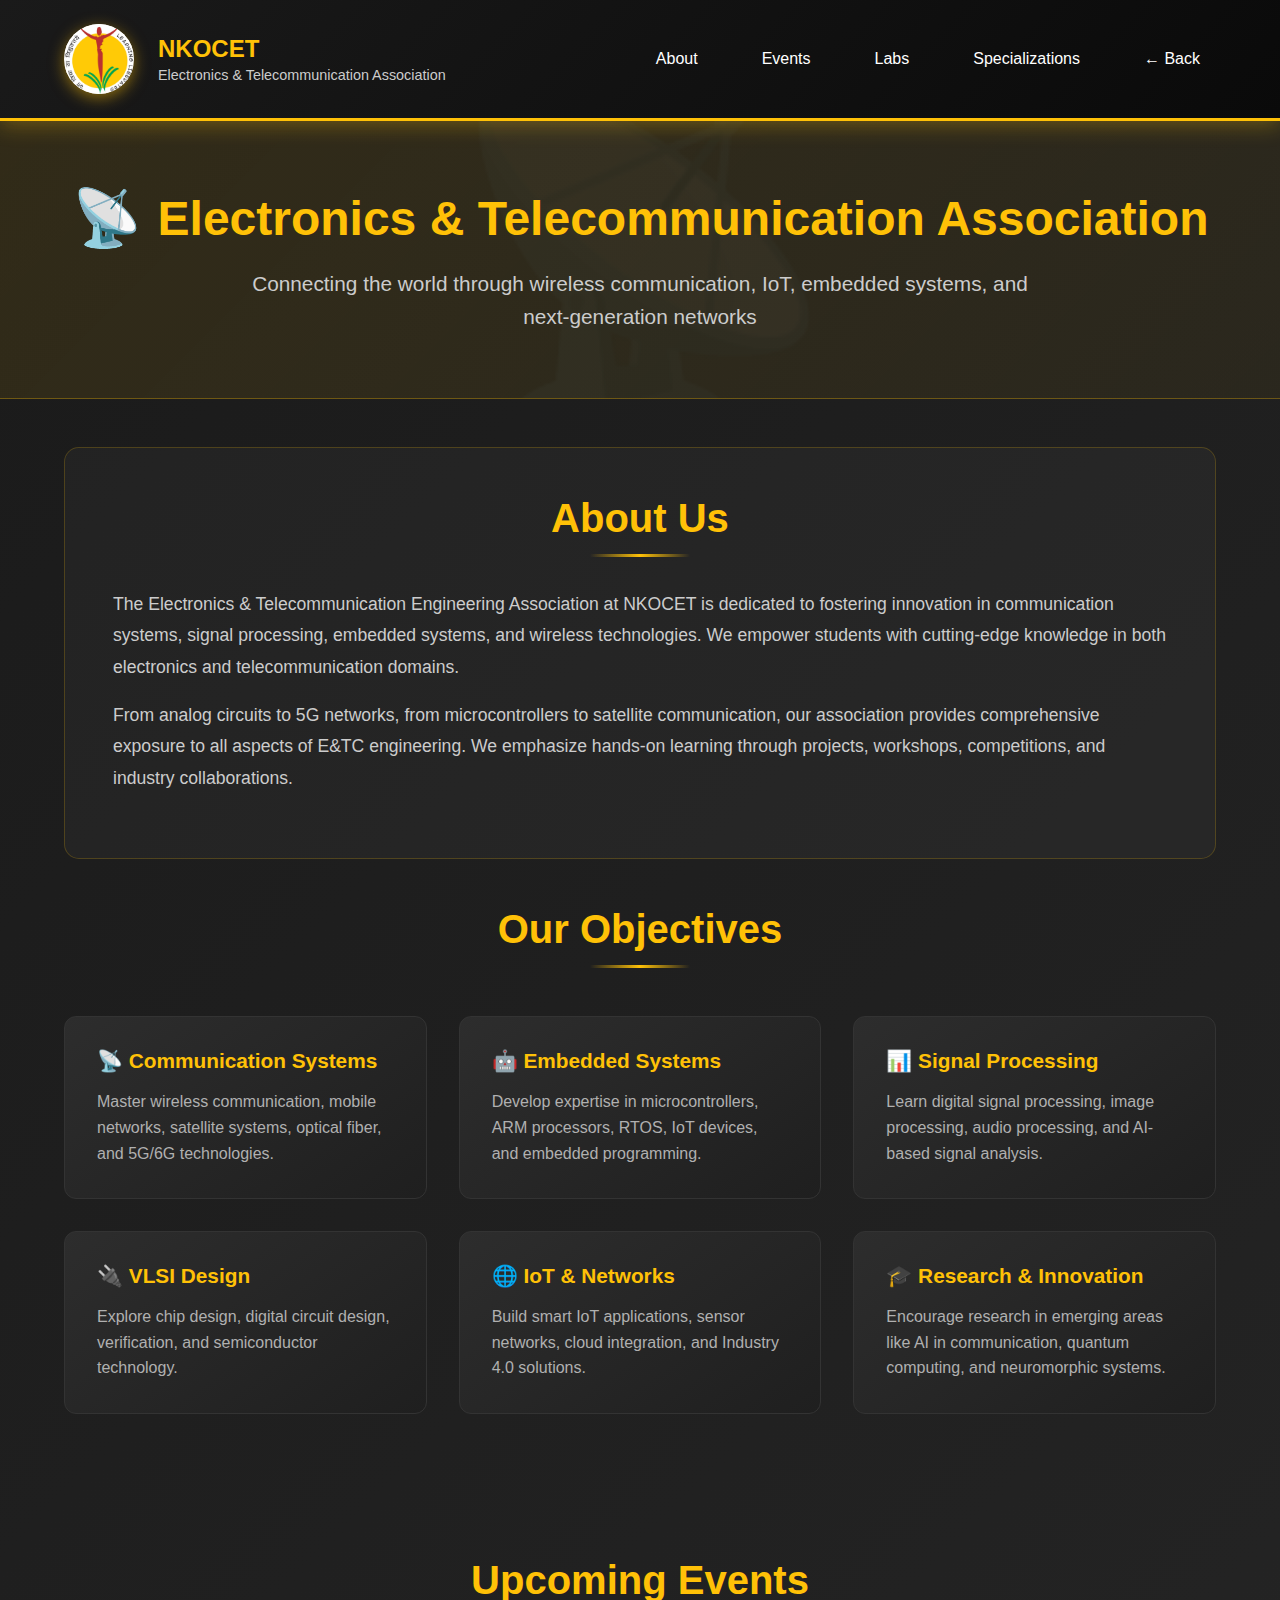
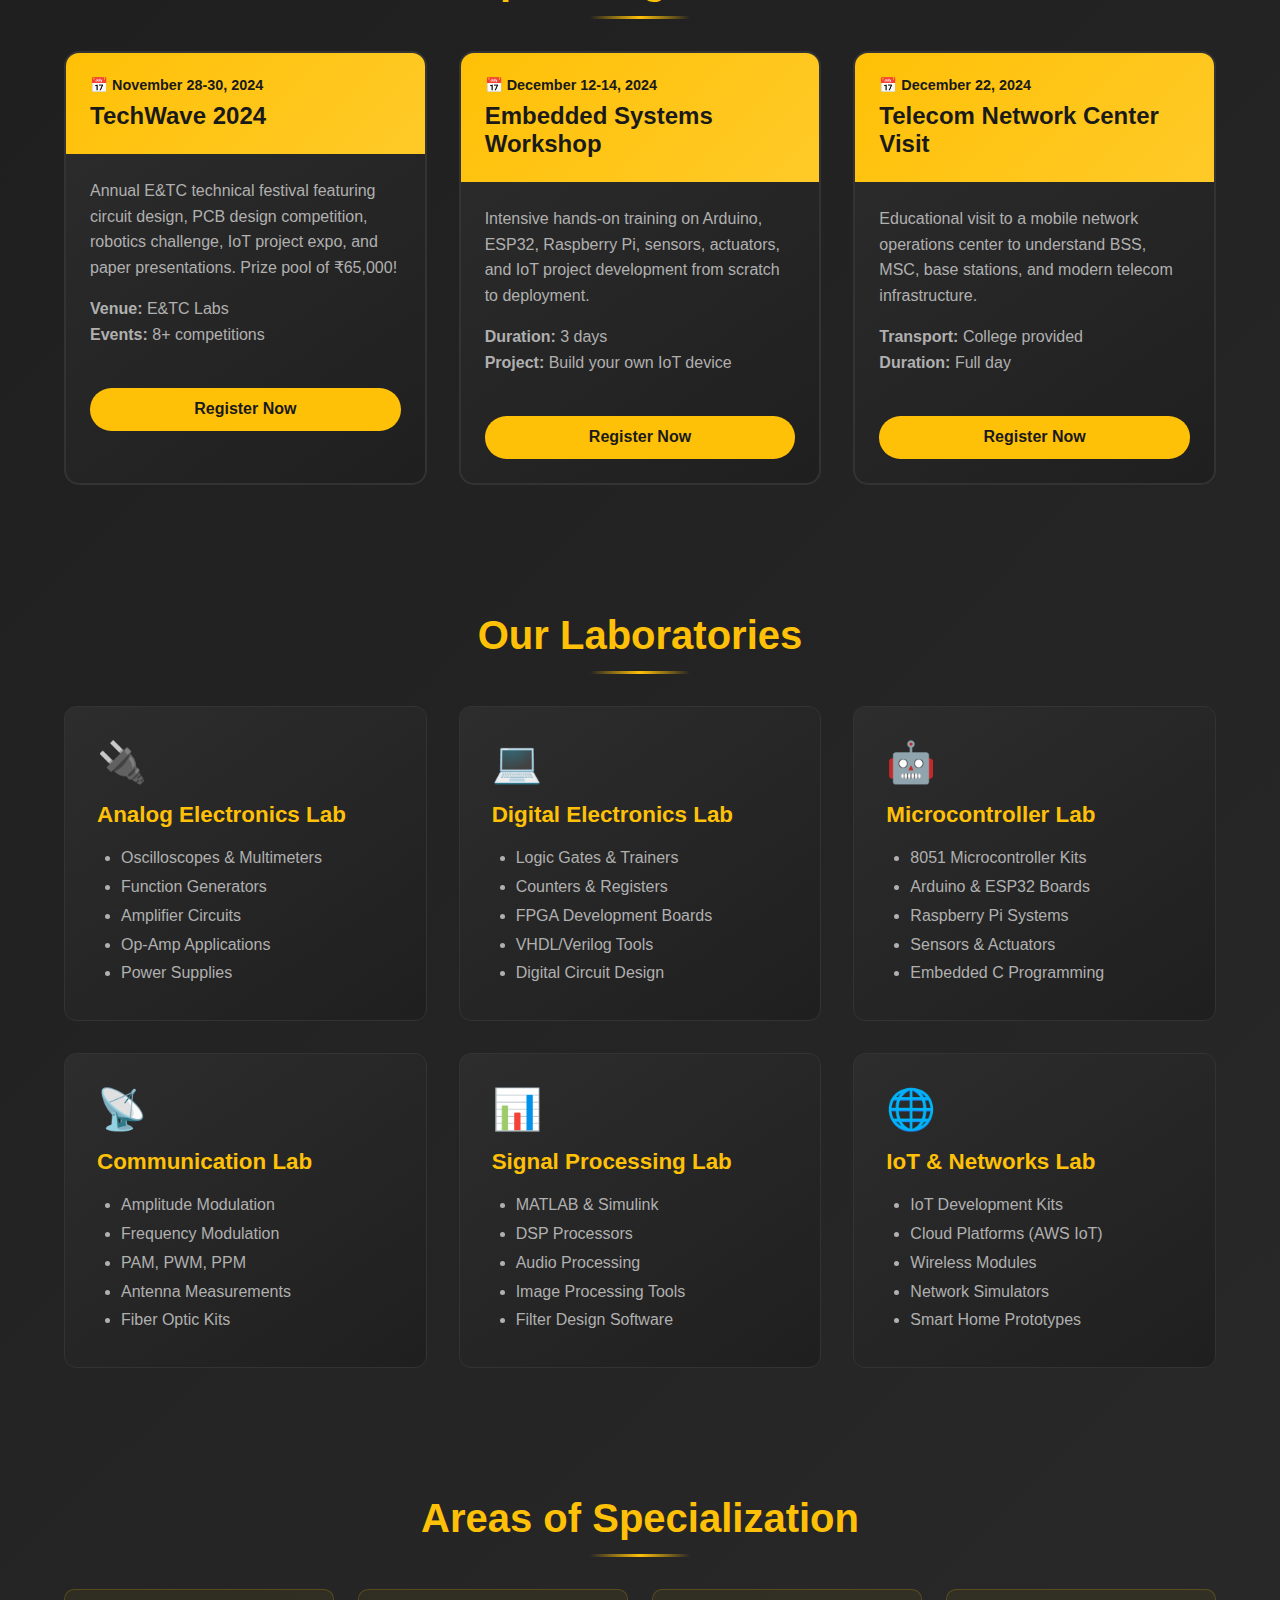
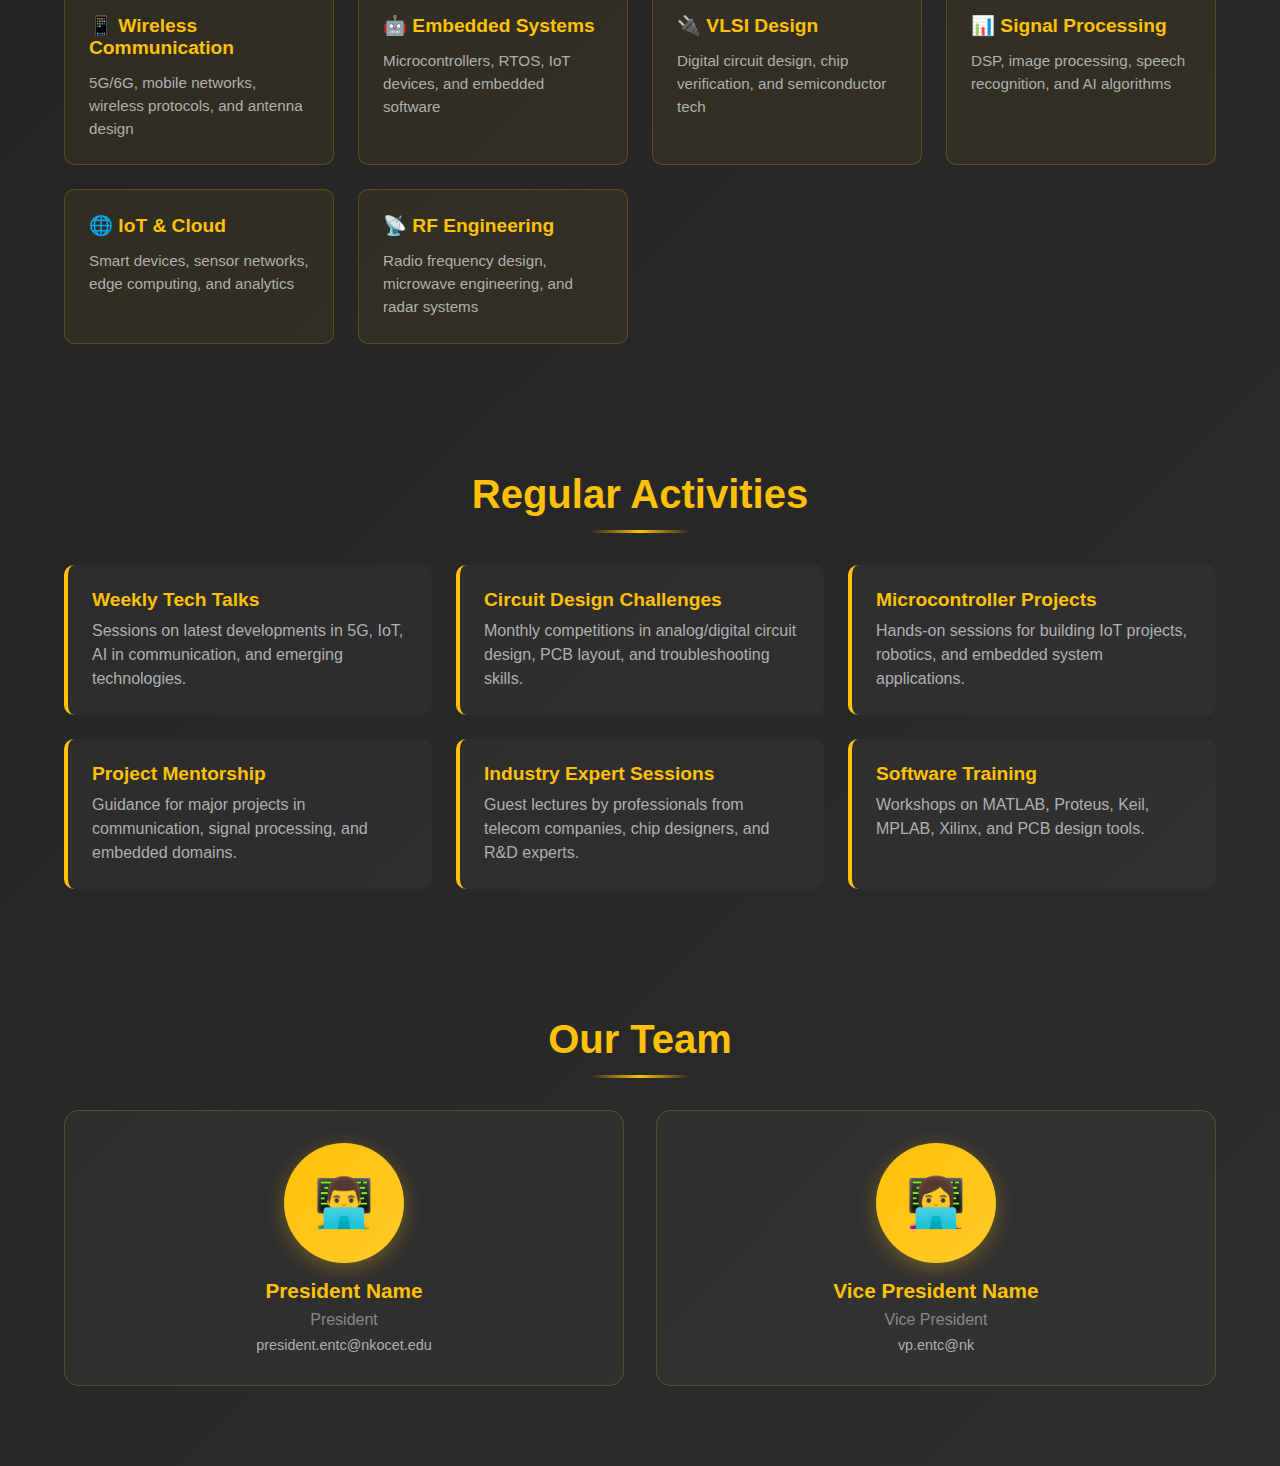
<file: entc.html>
<!DOCTYPE html>
<html lang="en">
<head>
    <meta charset="UTF-8">
    <meta name="viewport" content="width=device-width, initial-scale=1.0">
    <title>Electronics & Telecommunication Association - NKOCET</title>
    <style>
        * {
            margin: 0;
            padding: 0;
            box-sizing: border-box;
        }

        body {
            font-family: 'Segoe UI', Tahoma, Geneva, Verdana, sans-serif;
            background: linear-gradient(135deg, #1a1a1a 0%, #2d2d2d 100%);
            color: #ffffff;
            min-height: 100vh;
        }

        .header {
            background: linear-gradient(135deg, #1a1a1a 0%, #0a0a0a 100%);
            padding: 1.5rem 5%;
            box-shadow: 0 4px 20px rgba(255, 193, 7, 0.3);
            border-bottom: 3px solid #ffc107;
        }

        .header-content {
            max-width: 1400px;
            margin: 0 auto;
            display: flex;
            align-items: center;
            justify-content: space-between;
            gap: 2rem;
        }

        .logo-section {
            display: flex;
            align-items: center;
            gap: 1.5rem;
        }

        .college-logo {
            width: 70px;
            height: 70px;
            border-radius: 50%;
            display: flex;
            align-items: center;
            justify-content: center;
            box-shadow: 0 4px 15px rgba(255, 193, 7, 0.5);
            overflow: hidden;
            background: white;
        }

        .college-logo img {
            width: 100%;
            height: 100%;
            object-fit: contain;
        }

        .college-info h1 {
            font-size: 1.5rem;
            color: #ffc107;
            margin-bottom: 0.3rem;
            font-weight: 700;
        }

        .college-info p {
            color: #cccccc;
            font-size: 0.9rem;
        }

        .nav-menu {
            display: flex;
            gap: 2rem;
            list-style: none;
        }

        .nav-menu a {
            color: #ffffff;
            text-decoration: none;
            font-weight: 500;
            transition: all 0.3s ease;
            padding: 0.5rem 1rem;
            border-radius: 5px;
        }

        .nav-menu a:hover {
            background: rgba(255, 193, 7, 0.2);
            color: #ffc107;
        }

        .hero-banner {
            background: linear-gradient(135deg, rgba(255, 193, 7, 0.1), rgba(255, 193, 7, 0.05));
            padding: 4rem 5%;
            text-align: center;
            border-bottom: 1px solid rgba(255, 193, 7, 0.3);
            position: relative;
            overflow: hidden;
        }

        .hero-banner::before {
            content: '📡';
            position: absolute;
            font-size: 20rem;
            opacity: 0.03;
            top: 50%;
            left: 50%;
            transform: translate(-50%, -50%);
        }

        .hero-banner h1 {
            font-size: 3rem;
            color: #ffc107;
            margin-bottom: 1rem;
            display: flex;
            align-items: center;
            justify-content: center;
            gap: 1rem;
            position: relative;
            z-index: 1;
        }

        .hero-icon {
            font-size: 3.5rem;
            animation: signal 2s infinite;
        }

        @keyframes signal {
            0%, 100% { opacity: 1; transform: scale(1); }
            50% { opacity: 0.7; transform: scale(1.1); }
        }

        .hero-banner p {
            font-size: 1.3rem;
            color: #cccccc;
            max-width: 800px;
            margin: 0 auto;
            line-height: 1.6;
            position: relative;
            z-index: 1;
        }

        .content-section {
            max-width: 1400px;
            margin: 0 auto;
            padding: 3rem 5%;
        }

        .section-title {
            font-size: 2.5rem;
            color: #ffc107;
            margin-bottom: 2rem;
            text-align: center;
            position: relative;
            padding-bottom: 1rem;
        }

        .section-title::after {
            content: '';
            position: absolute;
            bottom: 0;
            left: 50%;
            transform: translateX(-50%);
            width: 100px;
            height: 3px;
            background: linear-gradient(90deg, transparent, #ffc107, transparent);
        }

        .about-section {
            background: rgba(255, 255, 255, 0.03);
            padding: 3rem;
            border-radius: 15px;
            margin-bottom: 3rem;
            border: 1px solid rgba(255, 193, 7, 0.2);
        }

        .about-section p {
            font-size: 1.1rem;
            line-height: 1.8;
            color: #cccccc;
            margin-bottom: 1rem;
        }

        .objectives-grid {
            display: grid;
            grid-template-columns: repeat(auto-fit, minmax(300px, 1fr));
            gap: 2rem;
            margin: 3rem 0;
        }

        .objective-card {
            background: linear-gradient(145deg, #2d2d2d, #1f1f1f);
            padding: 2rem;
            border-radius: 12px;
            border: 1px solid #333;
            transition: all 0.3s ease;
            position: relative;
            overflow: hidden;
        }

        .objective-card::before {
            content: '';
            position: absolute;
            top: 0;
            left: -100%;
            width: 100%;
            height: 100%;
            background: linear-gradient(90deg, transparent, rgba(255, 193, 7, 0.1), transparent);
            transition: left 0.5s ease;
        }

        .objective-card:hover::before {
            left: 100%;
        }

        .objective-card:hover {
            transform: translateY(-5px);
            border-color: #ffc107;
            box-shadow: 0 8px 25px rgba(255, 193, 7, 0.2);
        }

        .objective-card h3 {
            color: #ffc107;
            font-size: 1.3rem;
            margin-bottom: 1rem;
            display: flex;
            align-items: center;
            gap: 0.5rem;
        }

        .objective-card p {
            color: #b0b0b0;
            line-height: 1.6;
        }

        .events-container {
            display: grid;
            grid-template-columns: repeat(auto-fit, minmax(350px, 1fr));
            gap: 2rem;
            margin: 2rem 0;
        }

        .event-card {
            background: linear-gradient(145deg, #2d2d2d, #1f1f1f);
            border-radius: 15px;
            overflow: hidden;
            border: 2px solid #333;
            transition: all 0.3s ease;
        }

        .event-card:hover {
            transform: translateY(-5px);
            border-color: #ffc107;
            box-shadow: 0 10px 30px rgba(255, 193, 7, 0.3);
        }

        .event-header {
            background: linear-gradient(135deg, #ffc107, #ffca28);
            padding: 1.5rem;
            color: #1a1a1a;
        }

        .event-date {
            font-weight: 600;
            font-size: 0.9rem;
            margin-bottom: 0.5rem;
        }

        .event-header h3 {
            font-size: 1.5rem;
            font-weight: 700;
        }

        .event-body {
            padding: 1.5rem;
        }

        .event-body p {
            color: #b0b0b0;
            line-height: 1.6;
            margin-bottom: 1rem;
        }

        .event-footer {
            padding: 0 1.5rem 1.5rem;
        }

        .register-btn {
            background: #ffc107;
            color: #1a1a1a;
            padding: 0.8rem 1.5rem;
            border: none;
            border-radius: 25px;
            font-weight: 600;
            cursor: pointer;
            transition: all 0.3s ease;
            width: 100%;
            font-size: 1rem;
        }

        .register-btn:hover {
            background: #ffca28;
            transform: scale(1.02);
            box-shadow: 0 5px 15px rgba(255, 193, 7, 0.4);
        }

        .team-grid {
            display: grid;
            grid-template-columns: repeat(auto-fit, minmax(250px, 1fr));
            gap: 2rem;
            margin: 2rem 0;
        }

        .team-member {
            text-align: center;
            background: rgba(255, 255, 255, 0.03);
            padding: 2rem;
            border-radius: 15px;
            border: 1px solid rgba(255, 193, 7, 0.2);
            transition: all 0.3s ease;
        }

        .team-member:hover {
            transform: translateY(-5px);
            background: rgba(255, 255, 255, 0.05);
            border-color: #ffc107;
        }

        .member-avatar {
            width: 120px;
            height: 120px;
            background: linear-gradient(135deg, #ffc107, #ffca28);
            border-radius: 50%;
            margin: 0 auto 1rem;
            display: flex;
            align-items: center;
            justify-content: center;
            font-size: 3rem;
            box-shadow: 0 5px 20px rgba(255, 193, 7, 0.3);
        }

        .member-name {
            font-size: 1.3rem;
            color: #ffc107;
            font-weight: 600;
            margin-bottom: 0.5rem;
        }

        .member-role {
            color: #888;
            font-size: 1rem;
            margin-bottom: 0.5rem;
        }

        .member-contact {
            color: #b0b0b0;
            font-size: 0.9rem;
        }

        .activities-list {
            display: grid;
            grid-template-columns: repeat(auto-fit, minmax(280px, 1fr));
            gap: 1.5rem;
            margin: 2rem 0;
        }

        .activity-item {
            background: rgba(255, 255, 255, 0.03);
            padding: 1.5rem;
            border-radius: 10px;
            border-left: 4px solid #ffc107;
            transition: all 0.3s ease;
        }

        .activity-item:hover {
            background: rgba(255, 255, 255, 0.05);
            transform: translateX(5px);
        }

        .activity-item h4 {
            color: #ffc107;
            font-size: 1.2rem;
            margin-bottom: 0.5rem;
        }

        .activity-item p {
            color: #b0b0b0;
            line-height: 1.5;
        }

        .labs-section {
            display: grid;
            grid-template-columns: repeat(auto-fit, minmax(300px, 1fr));
            gap: 2rem;
            margin: 2rem 0;
        }

        .lab-card {
            background: linear-gradient(145deg, #2d2d2d, #1f1f1f);
            padding: 2rem;
            border-radius: 12px;
            border: 1px solid #333;
            transition: all 0.3s ease;
        }

        .lab-card:hover {
            transform: translateY(-5px);
            border-color: #ffc107;
            box-shadow: 0 8px 25px rgba(255, 193, 7, 0.2);
        }

        .lab-icon {
            font-size: 2.5rem;
            margin-bottom: 1rem;
        }

        .lab-card h3 {
            color: #ffc107;
            font-size: 1.4rem;
            margin-bottom: 1rem;
        }

        .lab-card ul {
            color: #b0b0b0;
            line-height: 1.8;
            padding-left: 1.5rem;
        }

        .specializations {
            display: grid;
            grid-template-columns: repeat(auto-fit, minmax(250px, 1fr));
            gap: 1.5rem;
            margin: 2rem 0;
        }

        .spec-card {
            background: rgba(255, 193, 7, 0.05);
            padding: 1.5rem;
            border-radius: 10px;
            border: 1px solid rgba(255, 193, 7, 0.2);
            transition: all 0.3s ease;
        }

        .spec-card:hover {
            background: rgba(255, 193, 7, 0.08);
            transform: scale(1.05);
        }

        .spec-card h4 {
            color: #ffc107;
            font-size: 1.2rem;
            margin-bottom: 0.8rem;
            display: flex;
            align-items: center;
            gap: 0.5rem;
        }

        .spec-card p {
            color: #b0b0b0;
            font-size: 0.95rem;
            line-height: 1.5;
        }

        .cta-section {
            background: linear-gradient(135deg, rgba(255, 193, 7, 0.1), rgba(255, 193, 7, 0.05));
            padding: 3rem;
            border-radius: 15px;
            text-align: center;
            margin: 3rem 0;
            border: 1px solid rgba(255, 193, 7, 0.3);
        }

        .cta-section h2 {
            color: #ffc107;
            font-size: 2rem;
            margin-bottom: 1rem;
        }

        .cta-section p {
            color: #cccccc;
            font-size: 1.1rem;
            margin-bottom: 2rem;
            line-height: 1.6;
        }

        .cta-buttons {
            display: flex;
            gap: 1rem;
            justify-content: center;
            flex-wrap: wrap;
        }

        .btn-primary {
            background: #ffc107;
            color: #1a1a1a;
            padding: 1rem 2.5rem;
            border: none;
            border-radius: 25px;
            font-weight: 600;
            cursor: pointer;
            transition: all 0.3s ease;
            font-size: 1.1rem;
            text-decoration: none;
            display: inline-block;
        }

        .btn-primary:hover {
            background: #ffca28;
            transform: translateY(-3px);
            box-shadow: 0 8px 20px rgba(255, 193, 7, 0.4);
        }

        .btn-secondary {
            background: transparent;
            color: #ffc107;
            padding: 1rem 2.5rem;
            border: 2px solid #ffc107;
            border-radius: 25px;
            font-weight: 600;
            cursor: pointer;
            transition: all 0.3s ease;
            font-size: 1.1rem;
            text-decoration: none;
            display: inline-block;
        }

        .btn-secondary:hover {
            background: rgba(255, 193, 7, 0.1);
            transform: translateY(-3px);
        }

        .footer {
            background: #0a0a0a;
            padding: 2rem 5%;
            text-align: center;
            border-top: 3px solid #ffc107;
            margin-top: 4rem;
        }

        .footer p {
            color: #888;
            margin-bottom: 0.5rem;
        }

        @media (max-width: 768px) {
            .header-content {
                flex-direction: column;
                text-align: center;
            }

            .nav-menu {
                flex-direction: column;
                gap: 0.5rem;
            }

            .hero-banner h1 {
                font-size: 2rem;
                flex-direction: column;
            }

            .section-title {
                font-size: 2rem;
            }

            .cta-buttons {
                flex-direction: column;
            }
        }
    </style>
</head>
<body>
    <header class="header">
        <div class="header-content">
            <div class="logo-section">
                <div class="college-logo">
                    <img src="nkocet logo.png.webp" alt="NKOCET Logo" onerror="this.style.display='none'; this.parentElement.innerHTML='<div style=\'font-size:2rem;font-weight:bold;color:#1a1a1a;background:#ffc107;width:100%;height:100%;display:flex;align-items:center;justify-content:center;border-radius:50%;\'>NK</div>'">
                </div>
                <div class="college-info">
                    <h1>NKOCET</h1>
                    <p>Electronics & Telecommunication Association</p>
                </div>
            </div>
            <nav>
                <ul class="nav-menu">
                    <li><a href="#about">About</a></li>
                    <li><a href="#events">Events</a></li>
                    <li><a href="#labs">Labs</a></li>
                    <li><a href="#specializations">Specializations</a></li>
                    <li><a href="index.html">← Back</a></li>
                </ul>
            </nav>
        </div>
    </header>

    <section class="hero-banner">
        <h1><span class="hero-icon">📡</span> Electronics & Telecommunication Association</h1>
        <p>Connecting the world through wireless communication, IoT, embedded systems, and next-generation networks</p>
    </section>

    <section class="content-section" id="about">
        <div class="about-section">
            <h2 class="section-title">About Us</h2>
            <p>The Electronics & Telecommunication Engineering Association at NKOCET is dedicated to fostering innovation in communication systems, signal processing, embedded systems, and wireless technologies. We empower students with cutting-edge knowledge in both electronics and telecommunication domains.</p>
            <p>From analog circuits to 5G networks, from microcontrollers to satellite communication, our association provides comprehensive exposure to all aspects of E&TC engineering. We emphasize hands-on learning through projects, workshops, competitions, and industry collaborations.</p>
        </div>

        <h2 class="section-title">Our Objectives</h2>
        <div class="objectives-grid">
            <div class="objective-card">
                <h3>📡 Communication Systems</h3>
                <p>Master wireless communication, mobile networks, satellite systems, optical fiber, and 5G/6G technologies.</p>
            </div>
            <div class="objective-card">
                <h3>🤖 Embedded Systems</h3>
                <p>Develop expertise in microcontrollers, ARM processors, RTOS, IoT devices, and embedded programming.</p>
            </div>
            <div class="objective-card">
                <h3>📊 Signal Processing</h3>
                <p>Learn digital signal processing, image processing, audio processing, and AI-based signal analysis.</p>
            </div>
            <div class="objective-card">
                <h3>🔌 VLSI Design</h3>
                <p>Explore chip design, digital circuit design, verification, and semiconductor technology.</p>
            </div>
            <div class="objective-card">
                <h3>🌐 IoT & Networks</h3>
                <p>Build smart IoT applications, sensor networks, cloud integration, and Industry 4.0 solutions.</p>
            </div>
            <div class="objective-card">
                <h3>🎓 Research & Innovation</h3>
                <p>Encourage research in emerging areas like AI in communication, quantum computing, and neuromorphic systems.</p>
            </div>
        </div>
    </section>

    <section class="content-section" id="events">
        <h2 class="section-title">Upcoming Events</h2>
        <div class="events-container">
            <div class="event-card">
                <div class="event-header">
                    <div class="event-date">📅 November 28-30, 2024</div>
                    <h3>TechWave 2024</h3>
                </div>
                <div class="event-body">
                    <p>Annual E&TC technical festival featuring circuit design, PCB design competition, robotics challenge, IoT project expo, and paper presentations. Prize pool of ₹65,000!</p>
                    <p><strong>Venue:</strong> E&TC Labs<br><strong>Events:</strong> 8+ competitions</p>
                </div>
                <div class="event-footer">
                    <button class="register-btn" onclick="alert('Registration starts November 15! Contact E&TC Department.')">Register Now</button>
                </div>
            </div>

            <div class="event-card">
                <div class="event-header">
                    <div class="event-date">📅 December 12-14, 2024</div>
                    <h3>Embedded Systems Workshop</h3>
                </div>
                <div class="event-body">
                    <p>Intensive hands-on training on Arduino, ESP32, Raspberry Pi, sensors, actuators, and IoT project development from scratch to deployment.</p>
                    <p><strong>Duration:</strong> 3 days<br><strong>Project:</strong> Build your own IoT device</p>
                </div>
                <div class="event-footer">
                    <button class="register-btn" onclick="alert('Limited kits available! Register at E&TC office.')">Register Now</button>
                </div>
            </div>

            <div class="event-card">
                <div class="event-header">
                    <div class="event-date">📅 December 22, 2024</div>
                    <h3>Telecom Network Center Visit</h3>
                </div>
                <div class="event-body">
                    <p>Educational visit to a mobile network operations center to understand BSS, MSC, base stations, and modern telecom infrastructure.</p>
                    <p><strong>Transport:</strong> College provided<br><strong>Duration:</strong> Full day</p>
                </div>
                <div class="event-footer">
                    <button class="register-btn" onclick="alert('Register by December 12. Limited to 50 students!')">Register Now</button>
                </div>
            </div>
        </div>
    </section>

    <section class="content-section" id="labs">
        <h2 class="section-title">Our Laboratories</h2>
        <div class="labs-section">
            <div class="lab-card">
                <div class="lab-icon">🔌</div>
                <h3>Analog Electronics Lab</h3>
                <ul>
                    <li>Oscilloscopes & Multimeters</li>
                    <li>Function Generators</li>
                    <li>Amplifier Circuits</li>
                    <li>Op-Amp Applications</li>
                    <li>Power Supplies</li>
                </ul>
            </div>

            <div class="lab-card">
                <div class="lab-icon">💻</div>
                <h3>Digital Electronics Lab</h3>
                <ul>
                    <li>Logic Gates & Trainers</li>
                    <li>Counters & Registers</li>
                    <li>FPGA Development Boards</li>
                    <li>VHDL/Verilog Tools</li>
                    <li>Digital Circuit Design</li>
                </ul>
            </div>

            <div class="lab-card">
                <div class="lab-icon">🤖</div>
                <h3>Microcontroller Lab</h3>
                <ul>
                    <li>8051 Microcontroller Kits</li>
                    <li>Arduino & ESP32 Boards</li>
                    <li>Raspberry Pi Systems</li>
                    <li>Sensors & Actuators</li>
                    <li>Embedded C Programming</li>
                </ul>
            </div>

            <div class="lab-card">
                <div class="lab-icon">📡</div>
                <h3>Communication Lab</h3>
                <ul>
                    <li>Amplitude Modulation</li>
                    <li>Frequency Modulation</li>
                    <li>PAM, PWM, PPM</li>
                    <li>Antenna Measurements</li>
                    <li>Fiber Optic Kits</li>
                </ul>
            </div>

            <div class="lab-card">
                <div class="lab-icon">📊</div>
                <h3>Signal Processing Lab</h3>
                <ul>
                    <li>MATLAB & Simulink</li>
                    <li>DSP Processors</li>
                    <li>Audio Processing</li>
                    <li>Image Processing Tools</li>
                    <li>Filter Design Software</li>
                </ul>
            </div>

            <div class="lab-card">
                <div class="lab-icon">🌐</div>
                <h3>IoT & Networks Lab</h3>
                <ul>
                    <li>IoT Development Kits</li>
                    <li>Cloud Platforms (AWS IoT)</li>
                    <li>Wireless Modules</li>
                    <li>Network Simulators</li>
                    <li>Smart Home Prototypes</li>
                </ul>
            </div>
        </div>
    </section>

    <section class="content-section" id="specializations">
        <h2 class="section-title">Areas of Specialization</h2>
        <div class="specializations">
            <div class="spec-card">
                <h4>📱 Wireless Communication</h4>
                <p>5G/6G, mobile networks, wireless protocols, and antenna design</p>
            </div>
            <div class="spec-card">
                <h4>🤖 Embedded Systems</h4>
                <p>Microcontrollers, RTOS, IoT devices, and embedded software</p>
            </div>
            <div class="spec-card">
                <h4>🔌 VLSI Design</h4>
                <p>Digital circuit design, chip verification, and semiconductor tech</p>
            </div>
            <div class="spec-card">
                <h4>📊 Signal Processing</h4>
                <p>DSP, image processing, speech recognition, and AI algorithms</p>
            </div>
            <div class="spec-card">
                <h4>🌐 IoT & Cloud</h4>
                <p>Smart devices, sensor networks, edge computing, and analytics</p>
            </div>
            <div class="spec-card">
                <h4>📡 RF Engineering</h4>
                <p>Radio frequency design, microwave engineering, and radar systems</p>
            </div>
        </div>
    </section>

    <section class="content-section">
        <h2 class="section-title">Regular Activities</h2>
        <div class="activities-list">
            <div class="activity-item">
                <h4>Weekly Tech Talks</h4>
                <p>Sessions on latest developments in 5G, IoT, AI in communication, and emerging technologies.</p>
            </div>
            <div class="activity-item">
                <h4>Circuit Design Challenges</h4>
                <p>Monthly competitions in analog/digital circuit design, PCB layout, and troubleshooting skills.</p>
            </div>
            <div class="activity-item">
                <h4>Microcontroller Projects</h4>
                <p>Hands-on sessions for building IoT projects, robotics, and embedded system applications.</p>
            </div>
            <div class="activity-item">
                <h4>Project Mentorship</h4>
                <p>Guidance for major projects in communication, signal processing, and embedded domains.</p>
            </div>
            <div class="activity-item">
                <h4>Industry Expert Sessions</h4>
                <p>Guest lectures by professionals from telecom companies, chip designers, and R&D experts.</p>
            </div>
            <div class="activity-item">
                <h4>Software Training</h4>
                <p>Workshops on MATLAB, Proteus, Keil, MPLAB, Xilinx, and PCB design tools.</p>
            </div>
        </div>
    </section>

    <section class="content-section" id="team">
        <h2 class="section-title">Our Team</h2>
        <div class="team-grid">
            <div class="team-member">
                <div class="member-avatar">👨‍💻</div>
                <div class="member-name">President Name</div>
                <div class="member-role">President</div>
                <div class="member-contact">president.entc@nkocet.edu</div>
            </div>
            <div class="team-member">
                <div class="member-avatar">👩‍💻</div>
                <div class="member-name">Vice President Name</div>
                <div class="member-role">Vice President</div>
                <div class="member-contact">vp.entc@nk
</file>
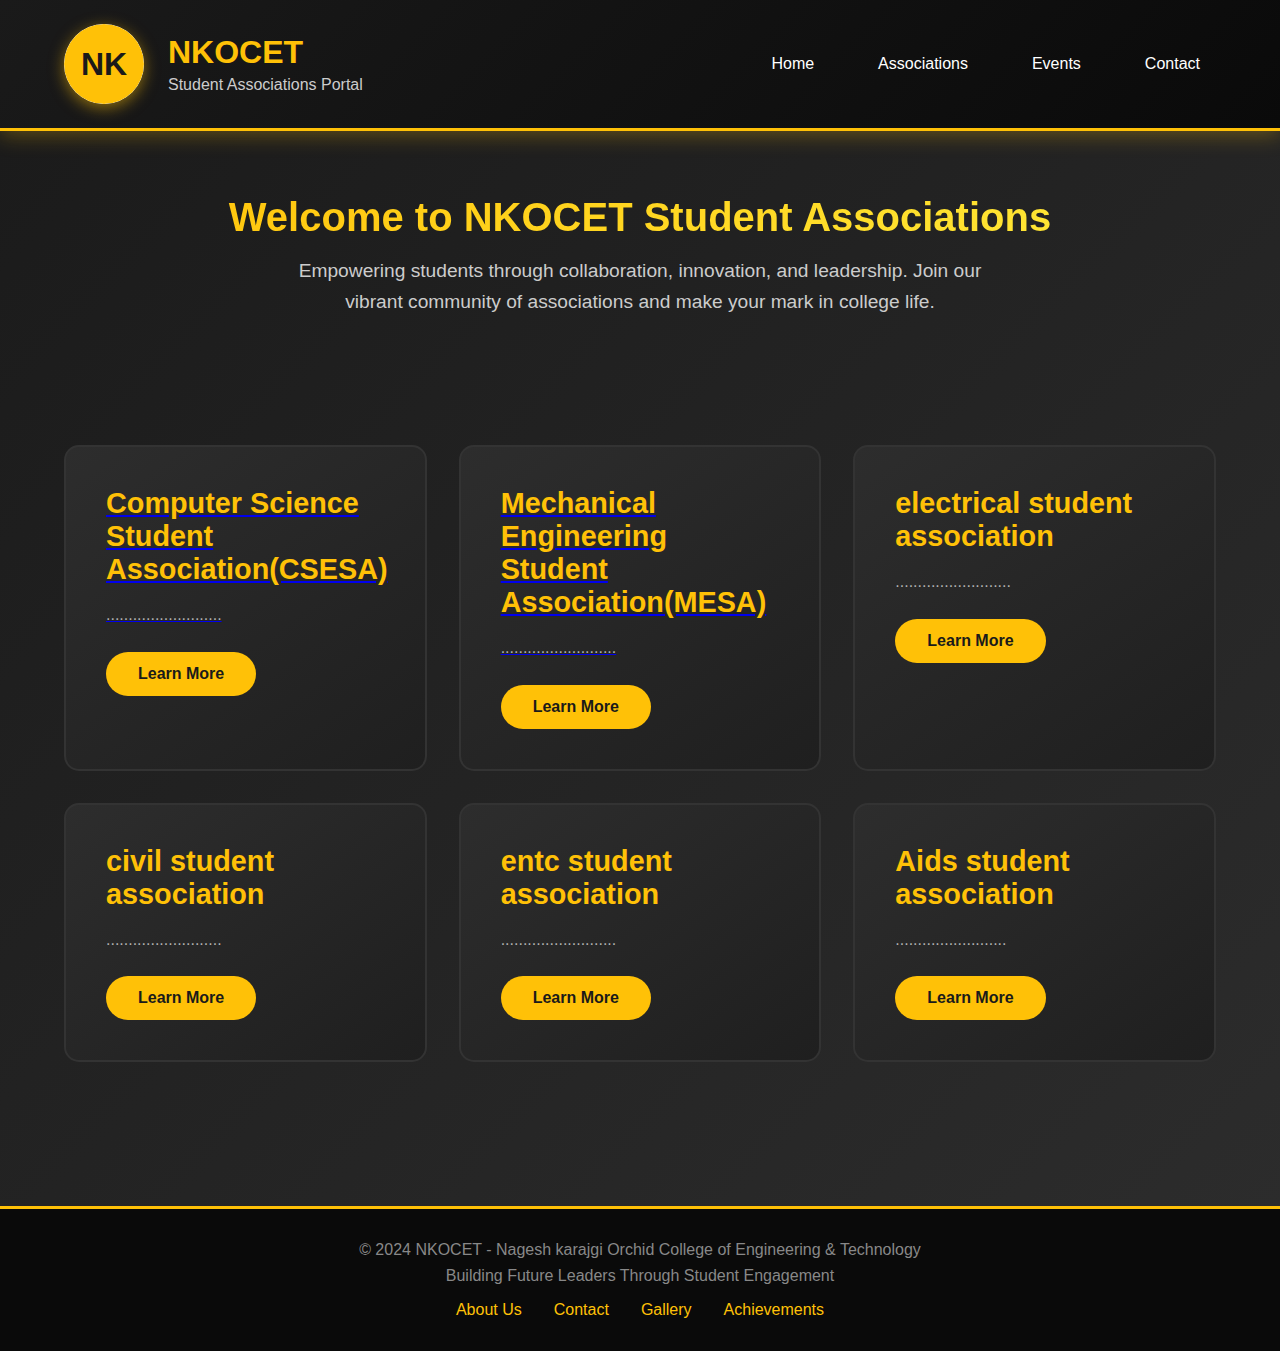
<file: index.html.html>
<!DOCTYPE html>
<html lang="en">
<head>
    <meta charset="UTF-8">
    <meta name="viewport" content="width=device-width, initial-scale=1.0">
    <title>NKOCET - Student Associations</title>
    <style>
        * {
            margin: 0;
            padding: 0;
            box-sizing: border-box;
        }

        body {
            font-family: 'Segoe UI', Tahoma, Geneva, Verdana, sans-serif;
            background: linear-gradient(135deg, #1a1a1a 0%, #2d2d2d 100%);
            color: #ffffff;
            min-height: 100vh;
        }

        .header {
            background: linear-gradient(135deg, #1a1a1a 0%, #0a0a0a 100%);
            padding: 1.5rem 5%;
            box-shadow: 0 4px 20px rgba(255, 193, 7, 0.3);
            border-bottom: 3px solid #ffc107;
        }

        .header-content {
            max-width: 1400px;
            margin: 0 auto;
            display: flex;
            align-items: center;
            justify-content: space-between;
            gap: 2rem;
        }

        .logo-section {
            display: flex;
            align-items: center;
            gap: 1.5rem;
        }

        .college-logo {
            width: 80px;
            height: 80px;
            border-radius: 50%;
            display: flex;
            align-items: center;
            justify-content: center;
            box-shadow: 0 4px 15px rgba(255, 193, 7, 0.5);
            overflow: hidden;
            background: white;
        }

        .college-logo img {
            width: 100%;
            height: 100%;
            object-fit: contain;
        }

        .college-info h1 {
            font-size: 2rem;
            color: #ffc107;
            margin-bottom: 0.3rem;
            font-weight: 700;
        }

        .college-info p {
            color: #cccccc;
            font-size: 1rem;
        }

        .nav-menu {
            display: flex;
            gap: 2rem;
            list-style: none;
        }

        .nav-menu a {
            color: #ffffff;
            text-decoration: none;
            font-weight: 500;
            transition: all 0.3s ease;
            padding: 0.5rem 1rem;
            border-radius: 5px;
        }

        .nav-menu a:hover {
            background: rgba(255, 193, 7, 0.2);
            color: #ffc107;
        }

        .hero {
            text-align: center;
            padding: 4rem 5% 3rem;
            max-width: 1400px;
            margin: 0 auto;
        }

        .hero h2 {
            font-size: 2.5rem;
            margin-bottom: 1rem;
            background: linear-gradient(135deg, #ffc107 0%, #ffeb3b 100%);
            -webkit-background-clip: text;
            -webkit-text-fill-color: transparent;
            background-clip: text;
        }

        .hero p {
            font-size: 1.2rem;
            color: #cccccc;
            max-width: 700px;
            margin: 0 auto 3rem;
            line-height: 1.6;
        }

        .associations-container {
            max-width: 1400px;
            margin: 0 auto;
            padding: 2rem 5%;
        }

        .associations-grid {
            display: grid;
            grid-template-columns: repeat(auto-fit, minmax(350px, 1fr));
            gap: 2rem;
            margin-bottom: 3rem;
        }

        .association-card {
            background: linear-gradient(145deg, #2d2d2d, #1f1f1f);
            border: 2px solid #333;
            border-radius: 15px;
            padding: 2.5rem;
            transition: all 0.4s ease;
            cursor: pointer;
            position: relative;
            overflow: hidden;
        }

        .association-card::before {
            content: '';
            position: absolute;
            top: 0;
            left: -100%;
            width: 100%;
            height: 100%;
            background: linear-gradient(90deg, transparent, rgba(255, 193, 7, 0.1), transparent);
            transition: left 0.5s ease;
        }

        .association-card:hover::before {
            left: 100%;
        }

        .association-card:hover {
            transform: translateY(-10px);
            border-color: #ffc107;
            box-shadow: 0 10px 30px rgba(255, 193, 7, 0.3);
            background: linear-gradient(145deg, #333, #2d2d2d);
        }

        .association-icon {
            font-size: 3.5rem;
            margin-bottom: 1.5rem;
            display: inline-block;
            transition: transform 0.3s ease;
        }

        .association-card:hover .association-icon {
            transform: scale(1.1) rotate(5deg);
        }

        .association-card h3 {
            font-size: 1.8rem;
            color: #ffc107;
            margin-bottom: 1rem;
            font-weight: 600;
        }

        .association-card p {
            color: #b0b0b0;
            line-height: 1.6;
            margin-bottom: 1.5rem;
        }

        .learn-more-btn {
            background: #ffc107;
            color: #1a1a1a;
            padding: 0.8rem 2rem;
            border: none;
            border-radius: 25px;
            font-weight: 600;
            cursor: pointer;
            transition: all 0.3s ease;
            font-size: 1rem;
        }

        .learn-more-btn:hover {
            background: #ffca28;
            transform: scale(1.05);
            box-shadow: 0 5px 15px rgba(255, 193, 7, 0.4);
        }

        .footer {
            background: #0a0a0a;
            padding: 2rem 5%;
            text-align: center;
            border-top: 3px solid #ffc107;
            margin-top: 4rem;
        }

        .footer p {
            color: #888;
            margin-bottom: 0.5rem;
        }

        .footer-links {
            display: flex;
            justify-content: center;
            gap: 2rem;
            margin-top: 1rem;
        }

        .footer-links a {
            color: #ffc107;
            text-decoration: none;
            transition: color 0.3s ease;
        }

        .footer-links a:hover {
            color: #ffca28;
        }

        @media (max-width: 768px) {
            .header-content {
                flex-direction: column;
                text-align: center;
            }

            .nav-menu {
                flex-direction: column;
                gap: 0.5rem;
            }

            .college-info h1 {
                font-size: 1.5rem;
            }

            .hero h2 {
                font-size: 2rem;
            }

            .associations-grid {
                grid-template-columns: 1fr;
            }
        }
    </style>
</head>
<body>
    <header class="header">
        <div class="header-content">
            <div class="logo-section">
                <div class="college-logo">
                    <img src="F:\kk\nkocet logo.png.webp" alt="NKOCET Logo" onerror="this.style.display='none'; this.parentElement.innerHTML='<div style=\'font-size:2rem;font-weight:bold;color:#1a1a1a;background:#ffc107;width:100%;height:100%;display:flex;align-items:center;justify-content:center;border-radius:50%;\'>NK</div>'">
                </div>
                <div class="college-info">
                    <h1>NKOCET</h1>
                    <p>Student Associations Portal</p>
                </div>
            </div>
            <nav>
                <ul class="nav-menu">
                    <li><a href="#home">Home</a></li>
                    <li><a href="#associations">Associations</a></li>
                    <li><a href="#events">Events</a></li>
                    <li><a href="#contact">Contact</a></li>
                </ul>
            </nav>
        </div>
    </header>

    <section class="hero" id="home">
        <h2>Welcome to NKOCET Student Associations</h2>
        <p>Empowering students through collaboration, innovation, and leadership. Join our vibrant community of associations and make your mark in college life.</p>
    </section>

    <section class="associations-container" id="associations">
        <div class="associations-grid">
            <div class="association-card" onclick="showAssociation('CSE')">
            
                 <a href="C:\Users\morer\cep-cesa.html"> 
                    <h3>Computer Science Student Association(CSESA)</h3>
                <p>..........................</p>
                <button class="learn-more-btn">Learn More</button></a>
            </div>

            <div class="association-card" onclick="showAssociation('MESA')">
            
              <a href="C:\Users\morer\cep-mesa.html">  
                <h3>Mechanical Engineering Student Association(MESA)</h3>
                <p>..........................</p>
                <button class="learn-more-btn">Learn More</button></a>
            </div>

            <div class="association-card" onclick="showAssociation('esa')">
            
                <h3>electrical student association</h3>
                <p>..........................</p>
                <button class="learn-more-btn">Learn More</button>
            </div>

            <div class="association-card" onclick="showAssociation('csa')">
                
                <h3>civil student association</h3>
                <p>..........................</p>
                <button class="learn-more-btn" >Learn More</button>
            </div>

            <div class="association-card" onclick="showAssociation('entcsa')">
                
                <h3>entc student association</h3>
                <p>..........................</p>
                <button class="learn-more-btn">Learn More</button>
            </div>

            <div class="association-card" onclick="showAssociation('aisa')">
                
                <h3>Aids student association</h3>
                <p>.........................</p>
                <button class="learn-more-btn">Learn More</button>
            </div>
        </div>
    </section>

    <footer class="footer">
        <p>&copy; 2024 NKOCET - Nagesh karajgi Orchid College of Engineering & Technology</p>
        <p>Building Future Leaders Through Student Engagement</p>
        <div class="footer-links">
            <a href="#about">About Us</a>
            <a href="#contact">Contact</a>
            <a href="#gallery">Gallery</a>
            <a href="#achievements">Achievements</a>
        </div>
    </footer>

   
</body>
</html>
</file>
<file: css.css>
* {
            margin: 0;
            padding: 0;
            box-sizing: border-box;
        }
        

        .header {
            background: linear-gradient(135deg, #1a1a1a 0%, #0a0a0a 100%);
            padding: 1.5rem 5%;
            box-shadow: 0 4px 20px rgba(255, 193, 7, 0.3);
            border-bottom: 3px solid #ffc107;
        }

        .header-content {
            max-width: 1400px;
            margin: 0 auto;
            display: flex;
            align-items: center;
            justify-content: space-between;
            gap: 2rem;
        }

        .logo-section {
            display: flex;
            align-items: center;
            gap: 1.5rem;
        }

        .college-logo {
            width: 70px;
            height: 70px;
            border-radius: 50%;
            display: flex;
            align-items: center;
            justify-content: center;
            box-shadow: 0 4px 15px rgba(255, 193, 7, 0.5);
            overflow: hidden;
            background: white;
        }

        .college-logo img {
            width: 100%;
            height: 100%;
            object-fit: contain;
        }

        .college-info h1 {
            font-size: 1.5rem;
            color: #ffc107;
            margin-bottom: 0.3rem;
            font-weight: 700;
        }

        .college-info p {
            color: #cccccc;
            font-size: 0.9rem;
        }

        .nav-menu {
            display: flex;
            gap: 2rem;
            list-style: none;
        }

        .nav-menu a {
            color: #ffffff;
            text-decoration: none;
            font-weight: 500;
            transition: all 0.3s ease;
            padding: 0.5rem 1rem;
            border-radius: 5px;
        }

        .nav-menu a:hover {
            background: rgba(255, 193, 7, 0.2);
            color: #ffc107;
        }

        .hero-banner {
            background: linear-gradient(135deg, rgba(255, 193, 7, 0.1), rgba(255, 193, 7, 0.05));
            padding: 4rem 5%;
            text-align: center;
            border-bottom: 1px solid rgba(255, 193, 7, 0.3);
        }

        body {
            font-family: 'Segoe UI', Tahoma, Geneva, Verdana, sans-serif;
            background: #1a1a1a;
            min-height: 100vh;
            padding: 40px 20px;
        }

        .container {
            max-width: 1200px;
            margin: 0 auto;
        }

        h1 {
            text-align: center;
            color: #ffd700;
            font-size: 3em;
            margin-bottom: 20px;
            text-shadow: 0 0 20px rgba(255, 215, 0, 0.5);
        }

        .subtitle {
            text-align: center;
            color: #ffed4e;
            font-size: 1.2em;
            margin-bottom: 60px;
        }

        .cards-container {
            display: grid;
            grid-template-columns: repeat(auto-fit, minmax(220px, 1fr));
            gap: 30px;
            padding: 20px;
        }

        .card {
            background: #2d2d2d;
            border-radius: 15px;
            padding: 30px 20px;
            text-align: center;
            box-shadow: 0 10px 30px rgba(0,0,0,0.5);
            transition: transform 0.3s ease, box-shadow 0.3s ease, border 0.3s ease;
            cursor: pointer;
            border: 2px solid #3d3d3d;
        }

        .card:hover {
            transform: translateY(-10px);
            box-shadow: 0 15px 40px rgba(255, 215, 0, 0.3);
            border: 2px solid #ffd700;
        }

        .card-icon {
            width: 100px;
            height: 100px;
            background: linear-gradient(135deg, #ffd700 0%, #ffed4e 100%);
            border-radius: 50%;
            margin: 0 auto 20px;
            display: flex;
            align-items: center;
            justify-content: center;
            font-size: 2.5em;
            color: #1a1a1a;
            font-weight: bold;
            box-shadow: 0 5px 15px rgba(255, 215, 0, 0.4);
        }

        .card-name {
            font-size: 1.5em;
            color: #ffd700;
            font-weight: 600;
            margin-bottom: 10px;
        }

        .card-role {
            color: #b0b0b0;
            font-size: 0.95em;
            font-style: italic;
        }

        @media (max-width: 768px) {
            h1 {
                font-size: 2em;
            }

            .cards-container {
                grid-template-columns: 1fr;
                gap: 20px;
            }
        }

        .csesa{}
                 
        body {
            font-family: 'Segoe UI', Tahoma, Geneva, Verdana, sans-serif;
            background: linear-gradient(135deg, #1a1a1a 0%, #2d2d2d 100%);
            color: #ffffff;
            min-height: 100vh;
        }

        .header {
            background: linear-gradient(135deg, #1a1a1a 0%, #0a0a0a 100%);
            padding: 1.5rem 5%;
            box-shadow: 0 4px 20px rgba(255, 193, 7, 0.3);
            border-bottom: 3px solid #ffc107;
        }

        .header-content {
            max-width: 1400px;
            margin: 0 auto;
            display: flex;
            align-items: center;
            justify-content: space-between;
            gap: 2rem;
        }

        .logo-section {
            display: flex;
            align-items: center;
            gap: 1.5rem;
        }

        .college-logo {
            width: 70px;
            height: 70px;
            border-radius: 50%;
            display: flex;
            align-items: center;
            justify-content: center;
            box-shadow: 0 4px 15px rgba(255, 193, 7, 0.5);
            overflow: hidden;
            background: white;
        }

        .college-logo img {
            width: 100%;
            height: 100%;
            object-fit: contain;
        }

        .college-info h1 {
            font-size: 1.5rem;
            color: #ffc107;
            margin-bottom: 0.3rem;
            font-weight: 700;
        }

        .college-info p {
            color: #cccccc;
            font-size: 0.9rem;
        }

        .nav-menu {
            display: flex;
            gap: 2rem;
            list-style: none;
        }

        .nav-menu a {
            color: #ffffff;
            text-decoration: none;
            font-weight: 500;
            transition: all 0.3s ease;
            padding: 0.5rem 1rem;
            border-radius: 5px;
        }

        .nav-menu a:hover {
            background: rgba(255, 193, 7, 0.2);
            color: #ffc107;
        }

        .hero-banner {
            background: linear-gradient(135deg, rgba(255, 193, 7, 0.1), rgba(255, 193, 7, 0.05));
            padding: 4rem 5%;
            text-align: center;
            border-bottom: 1px solid rgba(255, 193, 7, 0.3);
        }

        .hero-banner h1 {
            font-size: 3rem;
            color: #ffc107;
            margin-bottom: 1rem;
            display: flex;
            align-items: center;
            justify-content: center;
            gap: 1rem;
        }

        .hero-icon {
            font-size: 3.5rem;
        }

        .hero-banner p {
            font-size: 1.3rem;
            color: #cccccc;
            max-width: 800px;
            margin: 0 auto;
            line-height: 1.6;
        }

        .content-section {
            max-width: 1400px;
            margin: 0 auto;
            padding: 3rem 5%;
        }

        .section-title {
            font-size: 2.5rem;
            color: #ffc107;
            margin-bottom: 2rem;
            text-align: center;
            position: relative;
            padding-bottom: 1rem;
        }

        .section-title::after {
            content: '';
            position: absolute;
            bottom: 0;
            left: 50%;
            transform: translateX(-50%);
            width: 100px;
            height: 3px;
            background: linear-gradient(90deg, transparent, #ffc107, transparent);
        }

        .about-section {
            background: rgba(255, 255, 255, 0.03);
            padding: 3rem;
            border-radius: 15px;
            margin-bottom: 3rem;
            border: 1px solid rgba(255, 193, 7, 0.2);
        }

        .about-section p {
            font-size: 1.1rem;
            line-height: 1.8;
            color: #cccccc;
            margin-bottom: 1rem;
        }

        .objectives-grid {
            display: grid;
            grid-template-columns: repeat(auto-fit, minmax(300px, 1fr));
            gap: 2rem;
            margin: 3rem 0;
        }

        .objective-card {
            background: linear-gradient(145deg, #2d2d2d, #1f1f1f);
            padding: 2rem;
            border-radius: 12px;
            border: 1px solid #333;
            transition: all 0.3s ease;
        }

        .objective-card:hover {
            transform: translateY(-5px);
            border-color: #ffc107;
            box-shadow: 0 8px 25px rgba(255, 193, 7, 0.2);
        }

        .objective-card h3 {
            color: #ffc107;
            font-size: 1.3rem;
            margin-bottom: 1rem;
            display: flex;
            align-items: center;
            gap: 0.5rem;
        }

        .objective-card p {
            color: #b0b0b0;
            line-height: 1.6;
        }

        .events-container {
            display: grid;
            grid-template-columns: repeat(auto-fit, minmax(350px, 1fr));
            gap: 2rem;
            margin: 2rem 0;
        }

        .event-card {
            background: linear-gradient(145deg, #2d2d2d, #1f1f1f);
            border-radius: 15px;
            overflow: hidden;
            border: 2px solid #333;
            transition: all 0.3s ease;
        }

        .event-card:hover {
            transform: translateY(-5px);
            border-color: #ffc107;
            box-shadow: 0 10px 30px rgba(255, 193, 7, 0.3);
        }

        .event-header {
            background: linear-gradient(135deg, #ffc107, #ffca28);
            padding: 1.5rem;
            color: #1a1a1a;
        }

        .event-date {
            font-weight: 600;
            font-size: 0.9rem;
            margin-bottom: 0.5rem;
        }

        .event-header h3 {
            font-size: 1.5rem;
            font-weight: 700;
        }

        .event-body {
            padding: 1.5rem;
        }

        .event-body p {
            color: #b0b0b0;
            line-height: 1.6;
            margin-bottom: 1rem;
        }

        .event-footer {
            padding: 0 1.5rem 1.5rem;
        }

        .register-btn {
            background: #ffc107;
            color: #1a1a1a;
            padding: 0.8rem 1.5rem;
            border: none;
            border-radius: 25px;
            font-weight: 600;
            cursor: pointer;
            transition: all 0.3s ease;
            width: 100%;
            font-size: 1rem;
        }

        .register-btn:hover {
            background: #ffca28;
            transform: scale(1.02);
            box-shadow: 0 5px 15px rgba(255, 193, 7, 0.4);
        }

        .team-grid {
            display: grid;
            grid-template-columns: repeat(auto-fit, minmax(250px, 1fr));
            gap: 2rem;
            margin: 2rem 0;
        }

        .team-member {
            text-align: center;
            background: rgba(255, 255, 255, 0.03);
            padding: 2rem;
            border-radius: 15px;
            border: 1px solid rgba(255, 193, 7, 0.2);
            transition: all 0.3s ease;
        }

        .team-member:hover {
            transform: translateY(-5px);
            background: rgba(255, 255, 255, 0.05);
            border-color: #ffc107;
        }

        .member-avatar {
            width: 120px;
            height: 120px;
            background: linear-gradient(135deg, #ffc107, #ffca28);
            border-radius: 50%;
            margin: 0 auto 1rem;
            display: flex;
            align-items: center;
            justify-content: center;
            font-size: 3rem;
            box-shadow: 0 5px 20px rgba(255, 193, 7, 0.3);
        }

        .member-name {
            font-size: 1.3rem;
            color: #ffc107;
            font-weight: 600;
            margin-bottom: 0.5rem;
        }

        .member-role {
            color: #888;
            font-size: 1rem;
            margin-bottom: 0.5rem;
        }

        .member-contact {
            color: #b0b0b0;
            font-size: 0.9rem;
        }

        .activities-list {
            display: grid;
            grid-template-columns: repeat(auto-fit, minmax(280px, 1fr));
            gap: 1.5rem;
            margin: 2rem 0;
        }

        .activity-item {
            background: rgba(255, 255, 255, 0.03);
            padding: 1.5rem;
            border-radius: 10px;
            border-left: 4px solid #ffc107;
            transition: all 0.3s ease;
        }

        .activity-item:hover {
            background: rgba(255, 255, 255, 0.05);
            transform: translateX(5px);
        }

        .activity-item h4 {
            color: #ffc107;
            font-size: 1.2rem;
            margin-bottom: 0.5rem;
        }

        .activity-item p {
            color: #b0b0b0;
            line-height: 1.5;
        }

        .cta-section {
            background: linear-gradient(135deg, rgba(255, 193, 7, 0.1), rgba(255, 193, 7, 0.05));
            padding: 3rem;
            border-radius: 15px;
            text-align: center;
            margin: 3rem 0;
            border: 1px solid rgba(255, 193, 7, 0.3);
        }

        .cta-section h2 {
            color: #ffc107;
            font-size: 2rem;
            margin-bottom: 1rem;
        }

        .cta-section p {
            color: #cccccc;
            font-size: 1.1rem;
            margin-bottom: 2rem;
            line-height: 1.6;
        }

        .cta-buttons {
            display: flex;
            gap: 1rem;
            justify-content: center;
            flex-wrap: wrap;
        }

        .btn-primary {
            background: #ffc107;
            color: #1a1a1a;
            padding: 1rem 2.5rem;
            border: none;
            border-radius: 25px;
            font-weight: 600;
            cursor: pointer;
            transition: all 0.3s ease;
            font-size: 1.1rem;
            text-decoration: none;
            display: inline-block;
        }

        .btn-primary:hover {
            background: #ffca28;
            transform: translateY(-3px);
            box-shadow: 0 8px 20px rgba(255, 193, 7, 0.4);
        }

        .btn-secondary {
            background: transparent;
            color: #ffc107;
            padding: 1rem 2.5rem;
            border: 2px solid #ffc107;
            border-radius: 25px;
            font-weight: 600;
            cursor: pointer;
            transition: all 0.3s ease;
            font-size: 1.1rem;
            text-decoration: none;
            display: inline-block;
        }

        .btn-secondary:hover {
            background: rgba(255, 193, 7, 0.1);
            transform: translateY(-3px);
        }

        .footer {
            background: #0a0a0a;
            padding: 2rem 5%;
            text-align: center;
            border-top: 3px solid #ffc107;
            margin-top: 4rem;
        }

        .footer p {
            color: #888;
            margin-bottom: 0.5rem;
        }

        @media (max-width: 768px) {
            .header-content {
                flex-direction: column;
                text-align: center;
            }

            .nav-menu {
                flex-direction: column;
                gap: 0.5rem;
            }

            .hero-banner h1 {
                font-size: 2rem;
                flex-direction: column;
            }

            .section-title {
                font-size: 2rem;
            }

            .cta-buttons {
                flex-direction: column;
            }
        }
</file>
